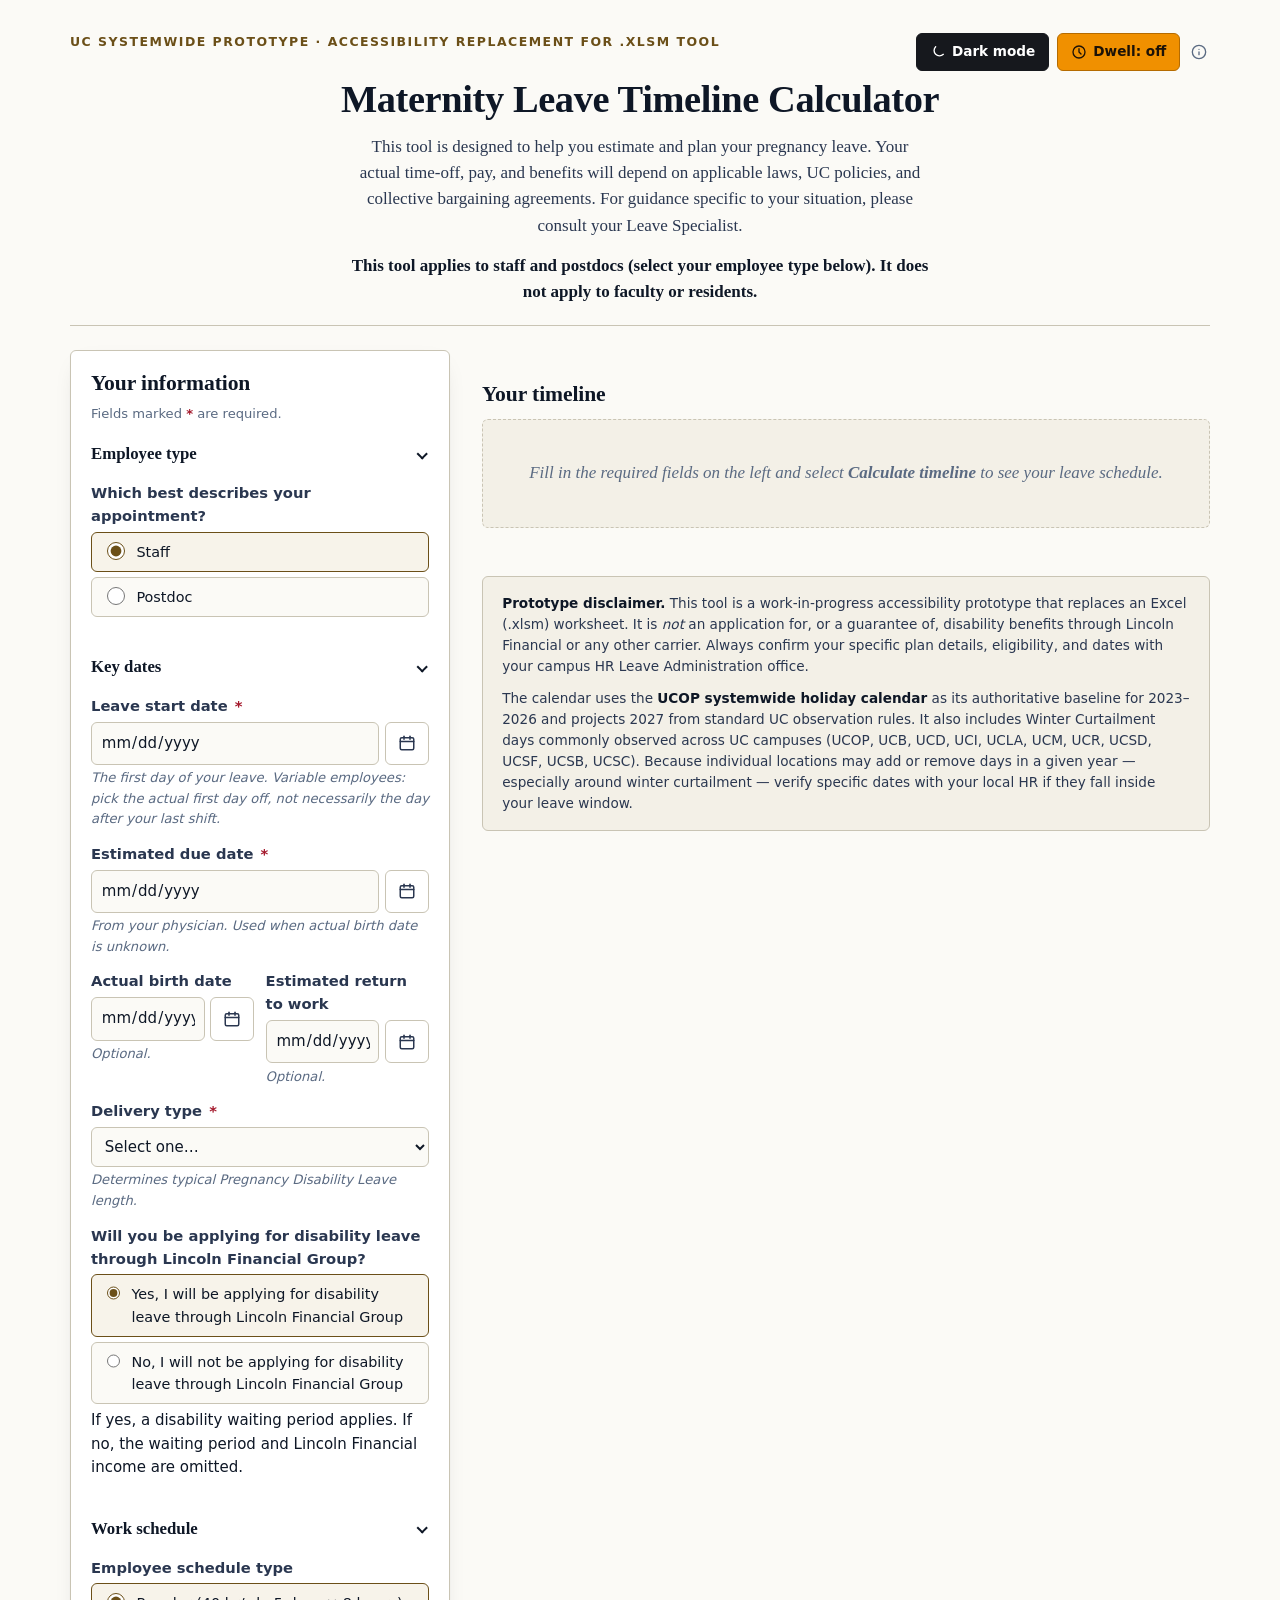
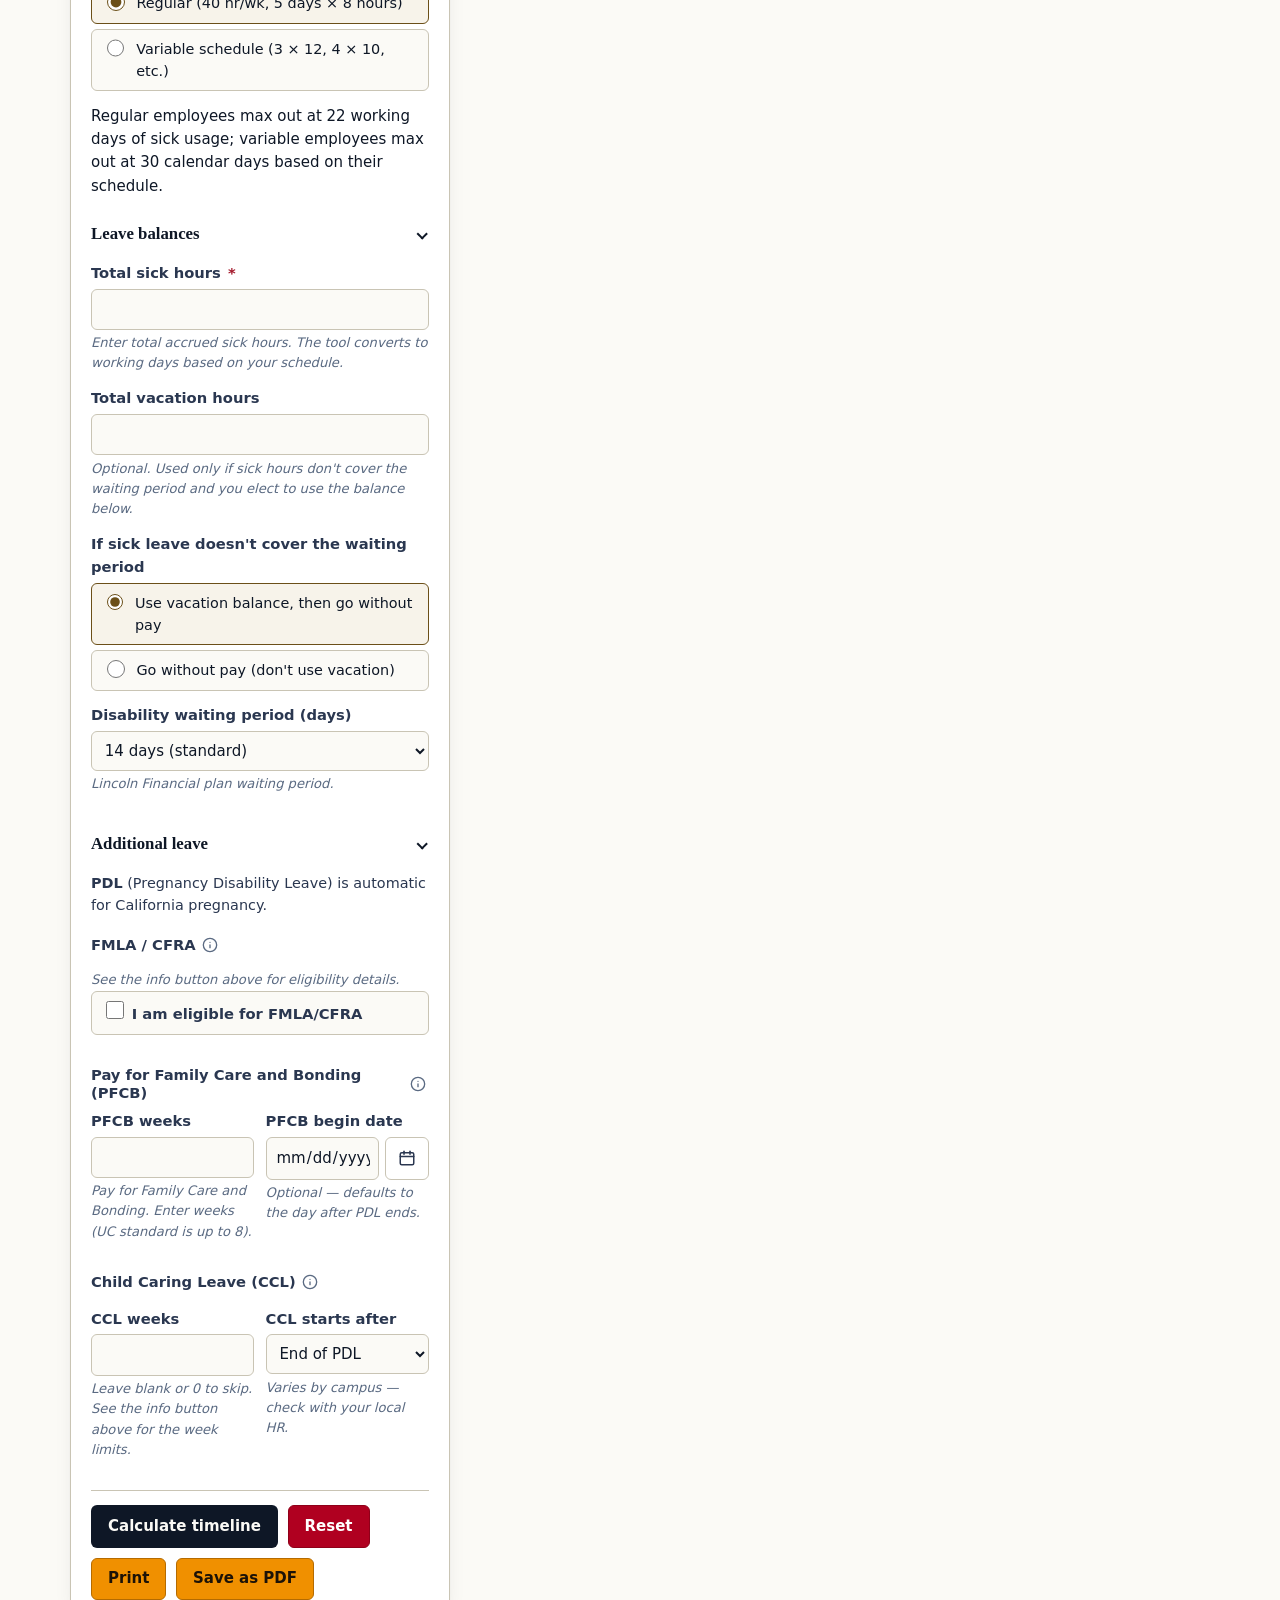
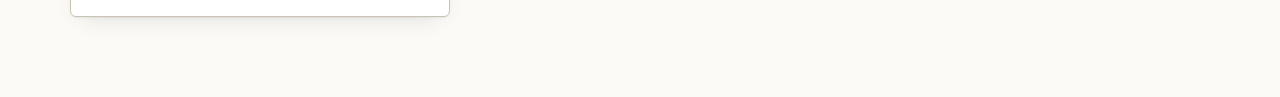
<file: index.html>
<!DOCTYPE html>
<html lang="en">
<head>
<meta charset="UTF-8">
<meta name="viewport" content="width=device-width, initial-scale=1">
<meta name="description" content="Accessible maternity leave timeline calculator. Computes Pregnancy Disability Leave (PDL), Family Medical Leave (FML), California Family Rights Act (CFRA), waiting period, sick, vacation, and Lincoln Financial disability dates from simple inputs.">

<!-- Security headers (meta-tag equivalents where available).
     CSP deliberately denies everything by default and only allows same-origin
     scripts, styles, images, and fonts. No inline scripts, no inline styles,
     no external resources, no network requests, no embedding via iframe. -->
<meta http-equiv="Content-Security-Policy" content="default-src 'none'; script-src 'self'; style-src 'self'; img-src 'self' data:; font-src 'self'; connect-src 'none'; base-uri 'none'; form-action 'none'; object-src 'none'; frame-ancestors 'none'; upgrade-insecure-requests">
<meta name="referrer" content="strict-origin-when-cross-origin">
<meta http-equiv="X-Content-Type-Options" content="nosniff">

<title>Maternity Leave Timeline Calculator — Accessible Prototype</title>
<script src="theme-loader.js"></script>
<link rel="stylesheet" href="styles.css">
</head>
<body>

<a href="#main" class="skip">Skip to main content</a>

<div class="page">

<header class="masthead">
  <div class="masthead-top">
    <p class="eyebrow">UC Systemwide Prototype · Accessibility Replacement for .xlsm Tool</p>
    <div class="masthead-controls">
      <button type="button" id="themeToggle" class="theme-toggle"
              aria-label="Switch to dark mode" aria-pressed="false">
        <svg class="icon-moon" viewBox="0 0 24 24" aria-hidden="true">
          <path d="M20 15.5A8 8 0 1 1 8.5 4a7 7 0 0 0 11.5 11.5z"></path>
        </svg>
        <svg class="icon-sun" viewBox="0 0 24 24" aria-hidden="true">
          <circle cx="12" cy="12" r="4"></circle>
          <path d="M12 2v2M12 20v2M4.93 4.93l1.41 1.41M17.66 17.66l1.41 1.41M2 12h2M20 12h2M4.93 19.07l1.41-1.41M17.66 6.34l1.41-1.41"></path>
        </svg>
        <span class="theme-toggle-label">Dark mode</span>
      </button>
      <button type="button" id="dwellToggle" class="theme-toggle"
              aria-pressed="false" aria-describedby="dwellToggle-desc">
        <svg viewBox="0 0 24 24" aria-hidden="true">
          <circle cx="12" cy="12" r="9"></circle>
          <path d="M12 7v5l3 3"></path>
        </svg>
        <span class="dwell-toggle-label">Dwell: off</span>
      </button>
      <button type="button" id="dwellInfoBtn" class="info-btn"
              aria-expanded="false"
              aria-controls="dwellInfoNote"
              aria-label="About dwell clicking">
        <svg viewBox="0 0 24 24" aria-hidden="true">
          <circle cx="12" cy="12" r="10"></circle>
          <line x1="12" y1="16" x2="12" y2="12"></line>
          <line x1="12" y1="8" x2="12.01" y2="8"></line>
        </svg>
      </button>
      <div class="dwell-time-field" id="dwellTimeField" hidden>
        <label for="dwellTime" class="dwell-time-label">Seconds</label>
        <button type="button" id="dwellTimeMinus" class="dwell-stepper dwell-time-btn"
                aria-label="−: decrease dwell time by 1 second">−</button>
        <input type="number" id="dwellTime" inputmode="numeric"
               min="1" max="60" step="1" value="3"
               aria-describedby="dwellTime-desc">
        <button type="button" id="dwellTimePlus" class="dwell-stepper dwell-time-btn"
                aria-label="+: increase dwell time by 1 second">+</button>
      </div>
    </div>
  </div>
  <!-- Descriptions for the dwell controls above (linked by
       aria-describedby, so DOM position is irrelevant). They live
       outside the controls flex row because an absolutely positioned
       .sr-only span takes its static position at the row's right edge,
       which pushed 1px past the viewport on narrow screens. -->
  <span id="dwellToggle-desc" class="sr-only">When on, resting the
    pointer on a button, link, or form control for the dwell time
    activates it without clicking.</span>
  <span id="dwellTime-desc" class="sr-only">Dwell time in seconds
    before a hovered control activates. 1 to 60. Default 3.</span>
  <div id="dwellInfoNote" class="info-note dwell-info-note" role="note"
       aria-live="polite" aria-atomic="true" hidden>
    <p><strong>Dwell clicking:</strong> hold the pointer still on a control
    to activate it; no click needed. Made for mobility accommodations:
    mouse hover, eye-gaze or head-tracking pointers, and switch-driven
    pointer control. Adjustable delay of 1 to 60 seconds; moving away
    cancels. Dropdowns expand into dwellable lists; date and number fields
    gain step buttons that repeat while you rest on them.</p>
    <p>Also suits gaze selection on AR headsets and press-and-hold on
    mobile touch screens.</p>
  </div>
  <h1>Maternity Leave Timeline Calculator</h1>
  <p class="lede">
    This tool is designed to help you estimate and plan your pregnancy leave.
    Your actual time-off, pay, and benefits will depend on applicable laws, UC
    policies, and collective bargaining agreements. For guidance specific to
    your situation, please consult your Leave Specialist.
  </p>
  <p class="staff-note">
    This tool applies to staff and postdocs (select your employee type below).
    It does not apply to faculty or residents.
  </p>
</header>

<main id="main" class="grid">

  <!-- =============== FORM =============== -->
  <aside class="form-panel" aria-labelledby="form-heading">
    <h2 id="form-heading" class="panel-heading">Your information</h2>
    <p class="required-note">
      Fields marked <span aria-hidden="true" class="required-marker">*</span>
      <span class="sr-only">(required)</span> are required.
    </p>

    <!-- Error summary: list of all validation problems. Announced ONCE,
         by moving focus to the container on show (tabindex="-1") — the
         single announcement channel. No role="alert" here and none on
         the inline field messages, so screen readers are not hit with
         the same errors three times; each inline message is instead
         read in context via the field's aria-describedby. Each link
         jumps to and focuses the corresponding field. -->
    <div id="errorSummary" class="error-summary"
         aria-labelledby="errorSummaryHeading" tabindex="-1" hidden>
      <h3 id="errorSummaryHeading" class="error-summary-heading">
        <span class="error-summary-icon" aria-hidden="true">⚠</span>
        There is a problem with your information
      </h3>
      <p id="errorSummaryIntro" class="error-summary-intro">
        Please fix the following before calculating the timeline:
      </p>
      <ul id="errorSummaryList" class="error-summary-list"
          aria-labelledby="errorSummaryIntro"></ul>
    </div>

    <form id="calcForm" novalidate>

      <fieldset>
        <legend>Employee type</legend>
        <fieldset class="radio-group">
          <legend>Which best describes your appointment?</legend>
          <label class="radio">
            <input type="radio" name="employeeType" value="staff" checked>
            <span>Staff</span>
          </label>
          <label class="radio">
            <input type="radio" name="employeeType" value="postdoc">
            <span>Postdoc</span>
          </label>
        </fieldset>
      </fieldset>

      <fieldset>
        <legend>Key dates</legend>

        <div class="field">
          <label for="lastDay">Leave start date <span class="req" aria-hidden="true">*</span></label>
          <input type="date" id="lastDay" name="lastDay" required
                 aria-required="true" aria-describedby="lastDay-hint lastDay-err">
          <span class="hint" id="lastDay-hint">The first day of your leave. Variable employees: pick the actual first day off, not necessarily the day after your last shift. <span class="postdoc-only">Postdocs typically begin leave 2 weeks before the estimated due date.</span></span>
          <span class="err-msg" id="lastDay-err" hidden></span>
        </div>

        <div class="field">
          <label for="dueDate">Estimated due date <span class="req" aria-hidden="true">*</span></label>
          <input type="date" id="dueDate" name="dueDate" required
                 aria-required="true" aria-describedby="dueDate-hint dueDate-err">
          <span class="hint" id="dueDate-hint">From your physician. Used when actual birth date is unknown.</span>
          <span class="err-msg" id="dueDate-err" hidden></span>
        </div>

        <div class="row">
          <div class="field">
            <label for="actualBirth">Actual birth date</label>
            <input type="date" id="actualBirth" name="actualBirth"
                   aria-describedby="actualBirth-hint">
            <span class="hint" id="actualBirth-hint">Optional.</span>
          </div>
          <div class="field">
            <label for="returnDate">Estimated return to work</label>
            <input type="date" id="returnDate" name="returnDate"
                   aria-describedby="returnDate-hint">
            <span class="hint" id="returnDate-hint">Optional.</span>
          </div>
        </div>

        <div class="field">
          <label for="deliveryType">Delivery type <span class="req" aria-hidden="true">*</span></label>
          <select id="deliveryType" name="deliveryType" required
                  aria-required="true" aria-live="polite"
                  aria-describedby="deliveryType-hint deliveryType-err">
            <option value="">Select one…</option>
            <option value="Natural">Natural birth (42-day PDL)</option>
            <option value="C-section">C-section (56-day PDL)</option>
          </select>
          <span class="hint" id="deliveryType-hint">Determines typical Pregnancy Disability Leave length.</span>
          <span class="err-msg" id="deliveryType-err" hidden></span>
        </div>

        <fieldset class="radio-group" aria-describedby="lincDisability-hint">
          <legend><span class="staff-only">Will you be applying for disability leave through Lincoln Financial Group?</span><span class="postdoc-only">Will you be applying for short-term disability (STD) through The Standard?</span></legend>
          <label class="radio">
            <input type="radio" name="lincolnDisability" value="yes" checked>
            <span><span class="staff-only">Yes, I will be applying for disability leave through Lincoln Financial Group</span><span class="postdoc-only">Yes, I will be applying for short-term disability through The Standard</span></span>
          </label>
          <label class="radio">
            <input type="radio" name="lincolnDisability" value="no">
            <span><span class="staff-only">No, I will not be applying for disability leave through Lincoln Financial Group</span><span class="postdoc-only">No, I will not be applying for short-term disability through The Standard</span></span>
          </label>
          <span class="hint" id="lincDisability-hint"><span class="staff-only">If yes, a disability waiting period applies. If no, the waiting period and Lincoln Financial income are omitted.</span><span class="postdoc-only">If yes, a 7-day waiting period applies. If no, the waiting period and STD income are omitted — and sick leave can be used during disability leave since you are not using disability benefits.</span></span>
        </fieldset>
      </fieldset>

      <fieldset>
        <legend>Work schedule</legend>
        <fieldset class="radio-group" aria-describedby="schedule-hint">
          <legend>Employee schedule type</legend>
          <label class="radio">
            <input type="radio" name="scheduleType" value="regular" checked>
            <span>Regular (40 hr/wk, 5 days × 8 hours)</span>
          </label>
          <label class="radio">
            <input type="radio" name="scheduleType" value="variable">
            <span>Variable schedule (3&nbsp;×&nbsp;12, 4&nbsp;×&nbsp;10, etc.)</span>
          </label>
        </fieldset>
        <span class="hint" id="schedule-hint">
          Regular employees max out at 22 working days of sick usage; variable employees max out at 30 calendar days based on their schedule.
        </span>

        <div class="sub-fields" id="variableFields" hidden>
          <div class="row">
            <div class="field">
              <label for="hoursPerDay">Hours per day</label>
              <input type="number" id="hoursPerDay" name="hoursPerDay"
                     min="1" max="24" step="0.5" value="12"
                     aria-describedby="hoursPerDay-err">
              <span class="err-msg" id="hoursPerDay-err" hidden></span>
            </div>
            <div class="field">
              <label for="daysPerWeek">Days per week</label>
              <input type="number" id="daysPerWeek" name="daysPerWeek"
                     min="1" max="7" step="1" value="3"
                     aria-describedby="daysPerWeek-err">
              <span class="err-msg" id="daysPerWeek-err" hidden></span>
            </div>
          </div>
        </div>
      </fieldset>

      <fieldset>
        <legend>Leave balances</legend>

        <div class="field">
          <label for="sickHours">Total sick hours <span class="req" aria-hidden="true">*</span></label>
          <input type="number" id="sickHours" name="sickHours" min="0" step="1" required
                 aria-required="true" aria-describedby="sickHours-hint sickHours-err">
          <span class="hint" id="sickHours-hint">Enter total accrued sick hours. The tool converts to working days based on your schedule. <span class="postdoc-only">Postdocs: sick leave can be used during disability leave only while you are not receiving disability (STD) benefits — the tool applies sick leave before STD income begins.</span></span>
          <span class="err-msg" id="sickHours-err" hidden></span>
        </div>

        <div class="field">
          <label for="vacHours"><span class="staff-only">Total vacation hours</span><span class="postdoc-only">Total VAC/PTO hours</span></label>
          <input type="number" id="vacHours" name="vacHours" min="0" step="1"
                 aria-describedby="vacHours-hint">
          <span class="hint" id="vacHours-hint">Optional. Used only if sick hours don't cover the waiting period <em>and</em> you elect to use the balance below.</span>
        </div>

        <fieldset class="radio-group">
          <legend>If sick leave doesn't cover the waiting period</legend>
          <label class="radio">
            <input type="radio" name="fallbackStrategy" value="vacation" checked>
            <span><span class="staff-only">Use vacation balance, then go without pay</span><span class="postdoc-only">Use VAC/PTO balance, then go without pay</span></span>
          </label>
          <label class="radio">
            <input type="radio" name="fallbackStrategy" value="lns">
            <span><span class="staff-only">Go without pay (don't use vacation)</span><span class="postdoc-only">Go without pay (don't use VAC/PTO)</span></span>
          </label>
        </fieldset>

        <div class="field" id="waitingPeriodField">
          <label for="waitingPeriod">Disability waiting period (days)</label>
          <select id="waitingPeriod" name="waitingPeriod">
            <option value="14" selected>14 days (standard)</option>
          </select>
          <span class="hint"><span class="staff-only">Lincoln Financial plan waiting period.</span><span class="postdoc-only">The Standard STD plan waiting period for postdocs.</span></span>
        </div>
      </fieldset>

      <fieldset>
        <legend>Additional leave</legend>
        <p class="field-note"><strong>PDL</strong> (Pregnancy Disability Leave) is automatic for California pregnancy.</p>
        <div class="field-group-header">
          <span class="field-group-title">FMLA / CFRA</span>
          <button type="button" id="fmlaCfraInfoBtn" class="info-btn"
                  aria-expanded="false"
                  aria-controls="fmlaCfraInfoNote"
                  aria-label="About FMLA/CFRA eligibility">
            <svg viewBox="0 0 24 24" aria-hidden="true">
              <circle cx="12" cy="12" r="10"></circle>
              <line x1="12" y1="16" x2="12" y2="12"></line>
              <line x1="12" y1="8" x2="12.01" y2="8"></line>
            </svg>
          </button>
        </div>
        <div id="fmlaCfraInfoNote" class="info-note" role="note"
             aria-live="polite" aria-atomic="true" hidden>
          <p>The federal <strong>FMLA</strong> (Family and Medical Leave Act) and
          California's <strong>CFRA</strong> (California Family Rights Act)
          each provide up to <strong>12 weeks</strong> of job-protected leave. To
          qualify you must have at least <strong>12 months of service</strong> and
          have worked <strong>1,250 hours</strong> in the prior 12 months.</p>
          <p>Most UC employees who meet the FMLA threshold also meet CFRA. For
          pregnancy and bonding, FMLA generally runs alongside PDL and CFRA, so
          confirm your specific timeline with your campus Leave Specialist.</p>
          <p class="postdoc-only"><strong>Postdocs:</strong> you do <strong>not</strong>
          need to be FMLA/CFRA eligible to receive PPFL. If you are not
          FMLA/CFRA eligible, the leave is a personal leave paid through PPFL —
          no departmental approval is needed. If you are FMLA/CFRA eligible,
          sick leave may not be used for pay during family leave — only PPFL or
          VAC/PTO.</p>
        </div>
        <div class="field">
          <span class="hint" id="elig-hint">See the info button above for eligibility details.</span>
          <label class="check">
            <input type="checkbox" id="eligFMLCFRA" name="eligFMLCFRA"
                   aria-describedby="elig-hint">
            <span>I am eligible for FMLA/CFRA</span>
          </label>
        </div>
        <div class="spacer-s"></div>
        <div class="field-group-header">
          <span class="field-group-title"><span class="staff-only">Pay for Family Care and Bonding (PFCB)</span><span class="postdoc-only">Postdoc Paid Family Leave (PPFL)</span></span>
          <button type="button" id="pfcbInfoBtn" class="info-btn"
                  aria-expanded="false"
                  aria-controls="pfcbInfoNote"
                  aria-label="About PFCB / PPFL eligibility">
            <svg viewBox="0 0 24 24" aria-hidden="true">
              <circle cx="12" cy="12" r="10"></circle>
              <line x1="12" y1="16" x2="12" y2="12"></line>
              <line x1="12" y1="8" x2="12.01" y2="8"></line>
            </svg>
          </button>
        </div>
        <div id="pfcbInfoNote" class="info-note" role="note"
             aria-live="polite" aria-atomic="true" hidden>
          <p class="staff-only">You can use PFCB only when you're on approved Family and Medical
          Leave for taking care of a seriously ill family member, bonding with a
          new child, or certain military-related reasons — and only if you take
          that leave in full-week blocks. You cannot use PFCB for your own
          medical condition or pregnancy disability.</p>
          <p class="postdoc-only">Postdocs are eligible for <strong>8 weeks of
          PPFL</strong> and do <strong>not</strong> need to be FMLA/CFRA
          eligible. If you are not FMLA/CFRA eligible, the leave is a personal
          leave paid through PPFL — no departmental approval is needed. PPFL is
          <strong>per birth</strong> and may be taken any time up until the
          child's first birthday. If you are FMLA/CFRA eligible, sick leave may
          not be used for pay during family leave — only PPFL or VAC/PTO.</p>
        </div>
        <div class="row">
          <div class="field">
            <label for="pfcbWeeks"><span class="staff-only">PFCB weeks</span><span class="postdoc-only">PPFL weeks</span></label>
            <input type="number" id="pfcbWeeks" name="pfcbWeeks" min="0" max="8" step="1"
                   aria-describedby="pfcbWeeks-hint pfcbWeeks-err">
            <span class="hint" id="pfcbWeeks-hint"><span class="staff-only">Pay for Family Care and Bonding. Enter weeks (UC standard is up to 8).</span><span class="postdoc-only">Postdoc Paid Family Leave. Enter weeks (up to 8 per birth).</span></span>
            <span class="err-msg" id="pfcbWeeks-err" hidden></span>
          </div>
          <div class="field">
            <label for="pfcbStart"><span class="staff-only">PFCB begin date</span><span class="postdoc-only">PPFL begin date</span></label>
            <input type="date" id="pfcbStart" name="pfcbStart"
                   aria-describedby="pfcbStart-hint">
            <span class="hint" id="pfcbStart-hint">Optional — defaults to the day after PDL ends.</span>
          </div>
        </div>

        <div id="cclSection" class="staff-only">
        <div class="field-group-header">
          <span class="field-group-title">Child Caring Leave (CCL)</span>
          <button type="button" id="cclInfoBtn" class="info-btn"
                  aria-expanded="false"
                  aria-controls="cclInfoNote"
                  aria-label="About CCL eligibility">
            <svg viewBox="0 0 24 24" aria-hidden="true">
              <circle cx="12" cy="12" r="10"></circle>
              <line x1="12" y1="16" x2="12" y2="12"></line>
              <line x1="12" y1="8" x2="12.01" y2="8"></line>
            </svg>
          </button>
        </div>
        <div id="cclInfoNote" class="info-note" role="note"
             aria-live="polite" aria-atomic="true" hidden>
          <p><strong>Not everyone is eligible for CCL.</strong> Eligibility depends
          on your employment classification and, for represented employees, the
          terms of your union contract. Please check with your Union contract or
          your campus Leave Specialist for more details.</p>
          <p><strong>How long?</strong> Up to <strong>14 weeks</strong> after
          FMLA/CFRA ends, or up to <strong>26 weeks</strong> if you are not
          eligible for FMLA/CFRA.</p>
        </div>

        <div class="row">
          <div class="field">
            <label for="cclWeeks">CCL weeks</label>
            <input type="number" id="cclWeeks" name="cclWeeks" min="0" max="26" step="1"
                   aria-describedby="cclWeeks-hint cclWeeks-err">
            <span class="hint" id="cclWeeks-hint">Leave blank or 0 to skip. See the info button above for the week limits.</span>
            <span class="err-msg" id="cclWeeks-err" hidden></span>
          </div>
          <div class="field">
            <label for="cclAnchor">CCL starts after</label>
            <select id="cclAnchor" name="cclAnchor" aria-live="polite"
                    aria-describedby="cclAnchor-hint">
              <option value="pdl">End of PDL</option>
              <option value="fml">End of FML</option>
              <option value="cfra">End of CFRA</option>
            </select>
            <span class="hint" id="cclAnchor-hint">Varies by campus — check with your local HR.</span>
          </div>
        </div>
        </div><!-- /#cclSection -->
      </fieldset>

      <div class="btn-row">
        <button type="submit" class="btn-primary">Calculate timeline</button>
        <button type="button" id="resetBtn" class="btn-secondary">Reset</button>
        <button type="button" id="printBtn" class="btn-secondary">Print</button>
        <button type="button" id="pdfBtn" class="btn-secondary">Save as PDF</button>
      </div>
    </form>
  </aside>

  <!-- =============== RESULTS =============== -->
  <section class="results" aria-labelledby="results-heading">
    <h2 id="results-heading">Your timeline</h2>

    <div id="statusLive" class="sr-only" aria-live="polite" aria-atomic="true"></div>

    <div id="resultsEmpty" class="empty">
      Fill in the required fields on the left and select <strong>Calculate timeline</strong>
      to see your leave schedule.
    </div>

    <div id="resultsContent" hidden>
      <div class="callout" id="summaryCallout"></div>

      <details class="accordion" id="timelineAccordion" open>
        <summary>
          <h3 id="events-heading">Leave events</h3>
          <span class="accordion-toggle-label" aria-hidden="true">Show / hide</span>
        </summary>
        <div class="accordion-body">
          <ul class="timeline" id="timelineList" aria-labelledby="events-heading"></ul>
        </div>
      </details>

      <details class="accordion" id="calendarAccordion">
        <summary>
          <h3 id="cal-heading">Monthly calendar view</h3>
          <span class="accordion-toggle-label" aria-hidden="true">Show / hide</span>
        </summary>
        <div class="accordion-body">
          <div class="legend" aria-label="Calendar legend">
            <span><span class="sw sw-pdl"></span>PDL</span>
            <span><span class="sw sw-fml"></span>FML</span>
            <span><span class="sw sw-cfra"></span>CFRA</span>
            <span><span class="sw sw-linc"></span><span class="staff-only">Lincoln Financial</span><span class="postdoc-only">The Standard (STD)</span></span>
            <span><span class="sw sw-wait"></span>Waiting period</span>
            <span><span class="sw sw-pfcb"></span><span class="staff-only">PFCB</span><span class="postdoc-only">PPFL</span></span>
            <span class="staff-only"><span class="sw sw-ccl"></span>CCL</span>
            <span><span class="sw sw-sick sw-bordered"></span>Sick day</span>
            <span><span class="sw sw-vac sw-bordered"></span><span class="staff-only">Vacation day</span><span class="postdoc-only">VAC/PTO day</span></span>
            <span><span class="sw sw-lns sw-bordered"></span>Leave, no salary</span>
            <span><span class="sw sw-holiday sw-bordered"></span>★ Holiday</span>
          </div>
          <div class="cal-cols" role="group" aria-label="Calendar column layout">
            <span class="cal-cols-label" id="calColsLabel">Columns:</span>
            <button type="button" class="cal-cols-btn" id="calCols1" aria-pressed="false">1 column</button>
            <button type="button" class="cal-cols-btn" id="calCols2" aria-pressed="true">2 columns</button>
          </div>
          <div class="cal-wrap cols-2" id="calendars" aria-labelledby="cal-heading"></div>
        </div>
      </details>
    </div>

    <aside class="disclaimer" role="note">
      <p><strong>Prototype disclaimer.</strong> This tool is a work-in-progress
      accessibility prototype that replaces an Excel (.xlsm) worksheet. It is
      <em>not</em> an application for, or a guarantee of, disability benefits through
      Lincoln Financial or any other carrier. Always confirm your specific plan
      details, eligibility, and dates with your campus HR Leave Administration office.</p>
      <p class="mb-0">The calendar uses the
      <strong>UCOP systemwide holiday calendar</strong> as its authoritative
      baseline for 2023–2026 and projects 2027 from standard UC observation
      rules. It also includes Winter Curtailment days commonly observed across
      UC campuses (UCOP, UCB, UCD, UCI, UCLA, UCM, UCR, UCSD, UCSF, UCSB, UCSC).
      Because individual locations may add or remove days in a given year —
      especially around winter curtailment — verify specific dates with your
      local HR if they fall inside your leave window.</p>
    </aside>
  </section>

</main>

</div><!-- /.page -->
<script src="app.js" defer></script>
</body>
</html>
</file>
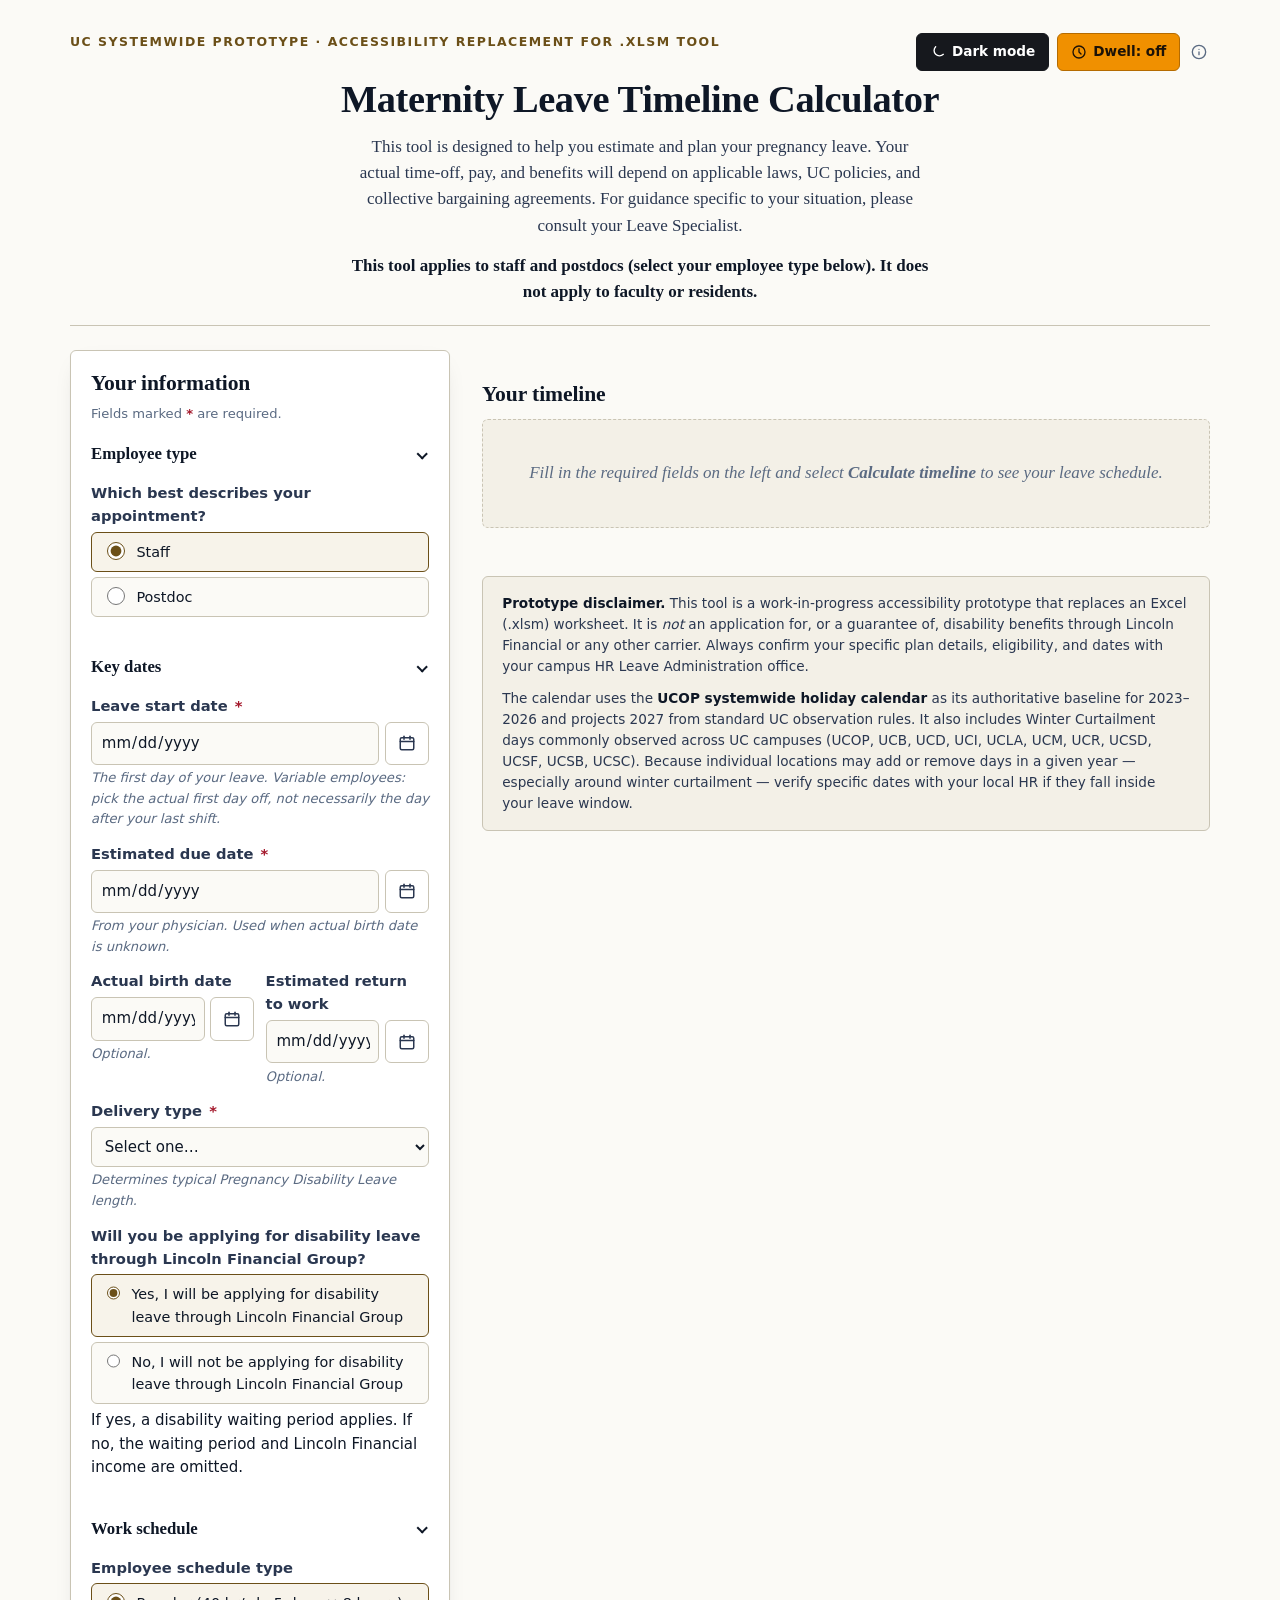
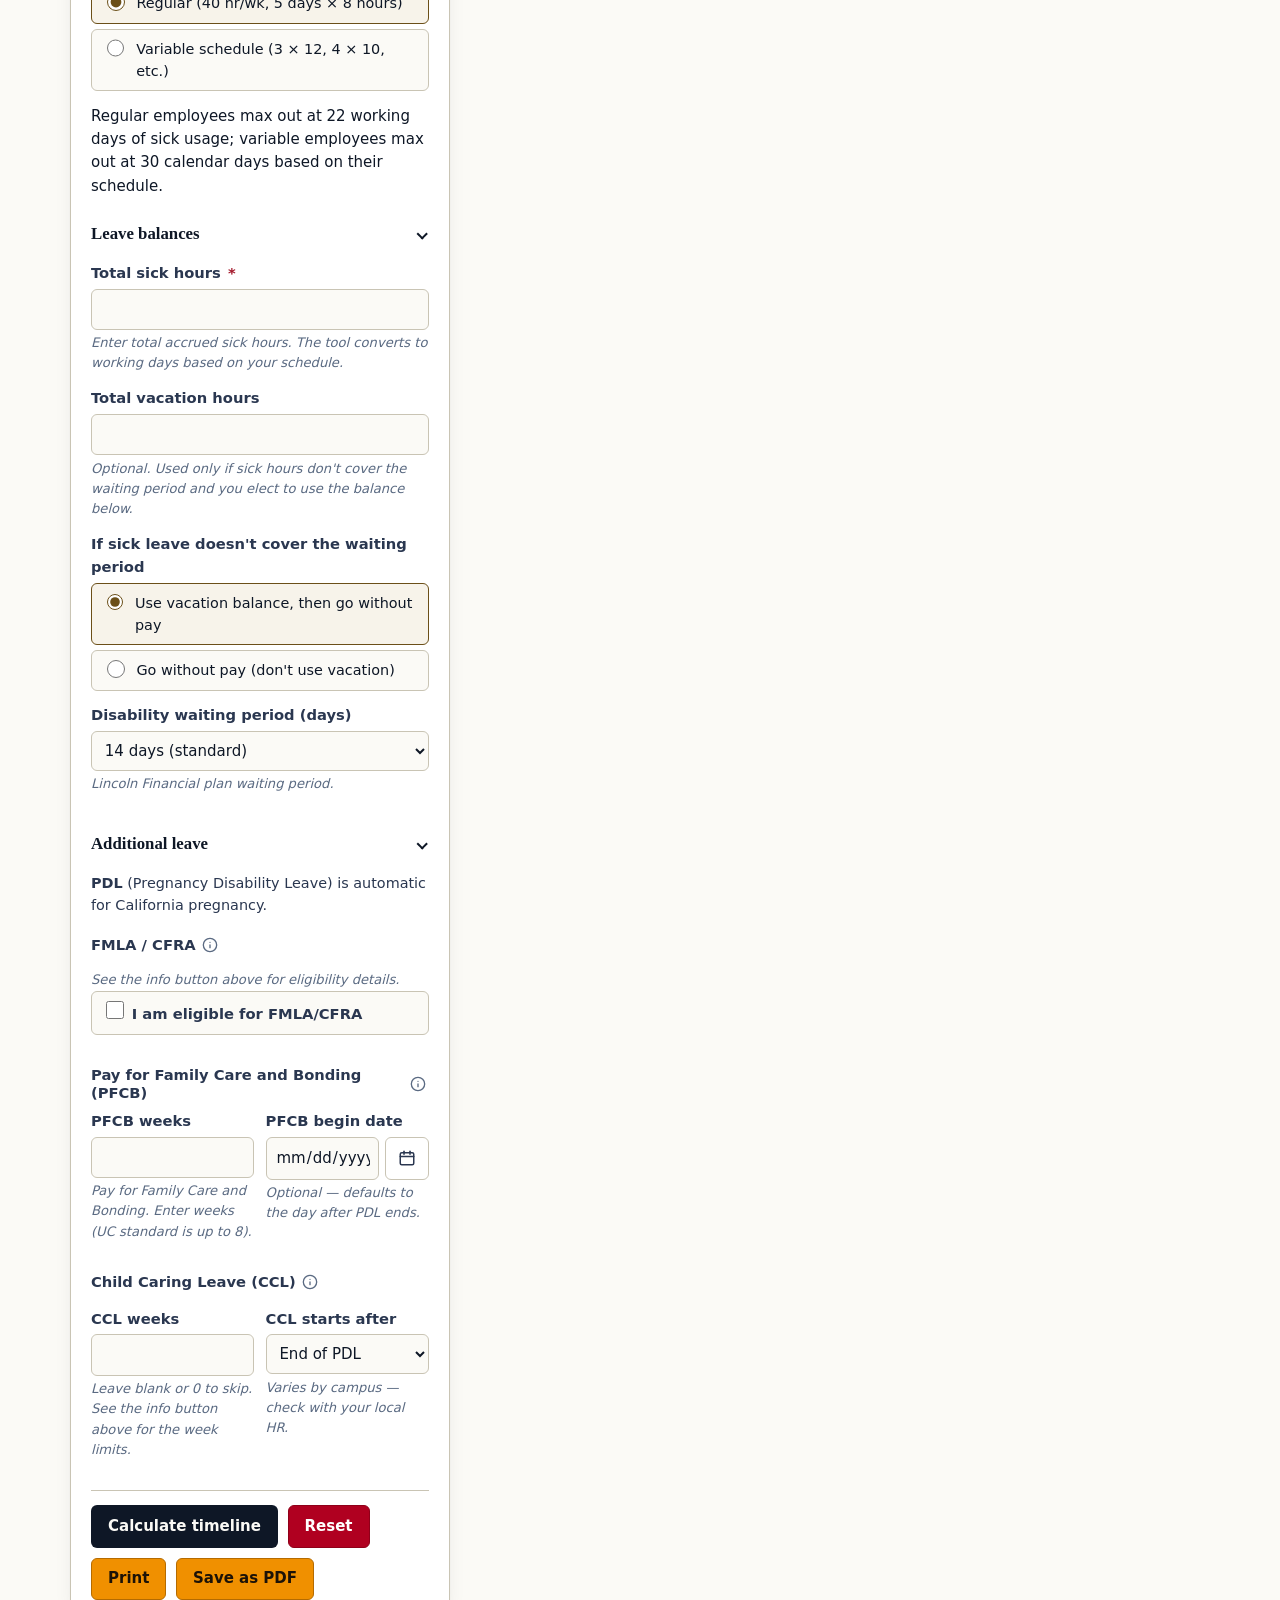
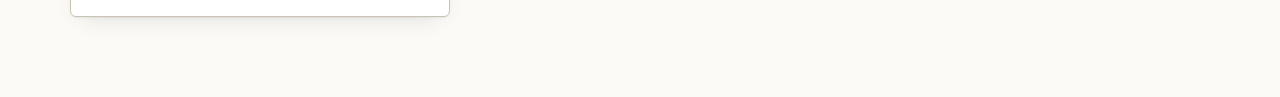
<file: leave_calculator.html>
<!DOCTYPE html>
<html lang="en">
<head>
<meta charset="UTF-8">
<meta name="viewport" content="width=device-width, initial-scale=1">
<meta name="description" content="Accessible maternity leave timeline calculator. Computes Pregnancy Disability Leave (PDL), Family Medical Leave (FML), California Family Rights Act (CFRA), waiting period, sick, vacation, and Lincoln Financial disability dates from simple inputs.">

<!-- Security headers (meta-tag equivalents where available).
     CSP deliberately denies everything by default and only allows same-origin
     scripts, styles, images, and fonts. No inline scripts, no inline styles,
     no external resources, no network requests, no embedding via iframe. -->
<meta http-equiv="Content-Security-Policy" content="default-src 'none'; script-src 'sha256-dBiDhFvSZLfX8gm+h9zObjOb1H3OoktCsG7iXXxxjX4=' 'sha256-zREGo+7Nv+ZNRVdwCzUvuR1MwkV7gx4na8mYoYU1mII='; style-src 'sha256-pbpUPnVv+IL1CG1IHVDXYsLBY4qxQM15lswOfPZbJiE='; img-src 'self' data:; font-src 'self'; connect-src 'none'; base-uri 'none'; form-action 'none'; object-src 'none'; frame-ancestors 'none'; upgrade-insecure-requests">
<meta name="referrer" content="strict-origin-when-cross-origin">
<meta http-equiv="X-Content-Type-Options" content="nosniff">

<title>Maternity Leave Timeline Calculator — Accessible Prototype</title>
<script>/* Synchronous theme loader. Must be a blocking script in <head> before
   styles.css loads so that the data-theme attribute is in place before
   the first paint. Kept minimal and defensive. */
(function () {
  'use strict';
  var stored = null;
  try { stored = localStorage.getItem('uc-leave-calc-theme'); } catch (e) { /* ignore */ }
  var resolved = (stored === 'light' || stored === 'dark')
    ? stored
    : (window.matchMedia && window.matchMedia('(prefers-color-scheme: dark)').matches ? 'dark' : 'light');
  document.documentElement.setAttribute('data-theme', resolved);
})();</script>
<style>/* ---------- utility classes (replacing former inline styles) ---------- */
  .mt-0 { margin-top: 0; }
  .mb-0 { margin-bottom: 0; }
  .spacer-s { height: .6rem; }
  .panel-heading { margin-top: 0; }
  .required-note {
    font-size: .82rem;
    color: var(--ink-mute);
    margin-top: -.3rem;
  }
  .required-marker {
    color: var(--err);
    font-weight: 700;
  }

  /* legend swatch backgrounds — one class per category, no inline styles */
  .sw-pdl      { background: var(--c-pdl); }
  .sw-fml      { background: var(--c-fml); }
  .sw-cfra     { background: var(--c-cfra); }
  .sw-linc     { background: var(--c-linc); }
  .sw-wait     { background: var(--c-wait); }
  .sw-pfcb     { background: var(--c-pfcb); }
  .sw-ccl      { background: var(--c-ccl); }
  .sw-sick     { background: var(--sick-tint); }
  .sw-vac      { background: var(--vac-tint); }
  .sw-lns      { background: var(--lns-tint); }
  .sw-holiday  { background: var(--holiday-bg); }
  .sw-bordered { border: 1px solid var(--rule); }

  /* ---------- color-blind glyphs ----------
     Each leave category carries a distinct shape so it can be told apart
     without relying on color alone (WCAG 1.4.1 Use of Color). The shape is
     surfaced in the legend swatch, timeline label, calendar cells, and chips. */
  .sw-pdl,  .chip.pdl,  .timeline > li.cat-pdl           { --cb-glyph: "\25C6"; --cb-color: var(--c-pdl); } /* diamond */
  .sw-fml,  .chip.fml,  .timeline > li.cat-fml           { --cb-glyph: "\25A0"; --cb-color: var(--c-fml); } /* square */
  .sw-cfra, .chip.cfra, .timeline > li.cat-cfra          { --cb-glyph: "\25CF"; --cb-color: var(--c-cfra); } /* circle */
  .sw-linc, .chip.linc, .timeline > li.cat-linc          { --cb-glyph: "\25B2"; --cb-color: var(--c-linc); } /* triangle up */
  .sw-wait, .chip.wait, .timeline > li.cat-wait          { --cb-glyph: "\25BC"; --cb-color: var(--c-wait); } /* triangle down */
  .sw-pfcb, .chip.pfcb, .timeline > li.cat-pfcb          { --cb-glyph: "\2665"; --cb-color: var(--c-pfcb); } /* heart */
  .sw-ccl,  .chip.ccl,  .timeline > li.cat-ccl           { --cb-glyph: "\271A"; --cb-color: var(--c-ccl); } /* plus */
  .chip.milestone, .timeline > li.cat-milestone          { --cb-glyph: "\2726"; --cb-color: var(--c-milestone); } /* sparkle */
  .sw-sick, .timeline > li.cat-sick, .cal td.day.c-sick  { --cb-glyph: "\2716"; --cb-color: var(--c-sick); } /* heavy x */
  .sw-vac,  .timeline > li.cat-vac,  .cal td.day.c-vac   { --cb-glyph: "\2600"; --cb-color: var(--c-vac); } /* sun */
  .sw-lns,  .cal td.day.c-lns                            { --cb-glyph: "\2205"; } /* empty set */
  .sw-holiday                                            { --cb-glyph: "\2605"; } /* star */

/* ---------- design tokens ---------- */
  :root {
    color-scheme: light;

    --ink:           #0e1726;
    --ink-soft:      #2a3750;
    --ink-mute:      #5a6a82;
    --paper:         #fbfaf6;
    --paper-2:       #f3f0e7;
    --rule:          #c9c4b4;
    --accent:        #8a6a2d;   /* warm ochre */
    --accent-dark:   #6b4f18;
    --focus:         #1763c9;
    --ok:            #2e6f3a;
    --warn:          #a04b12;
    --err:           #a4182b;

    /* event colors — chosen for ≥ 4.5:1 on paper */
    --c-pdl:     #6c3a8e;
    --c-fml:     #155d8e;
    --c-cfra:    #0d6e63;
    --c-linc:    #8b5e0f;
    --c-wait:    #8a1b4e;
    --c-sick:    #b24a00;
    --c-vac:     #2a7a3a;
    --c-pfcb:    #7a1c1c;
    --c-ccl:     #4a5025;   /* deep olive — distinct from vac green */
    --c-milestone:#0e1726;
    --c-holiday: #5a6a82;
    --chip-text: #fff;

    /* surface + tint tokens (used by both themes) */
    --surface-1:     #ffffff;   /* form panel, calendar, input focus */
    --surface-2:     #f7f3ea;   /* hover states */
    --surface-err-bg:#fef4f4;   /* invalid input tint */
    --weekend-bg:    #faf8f2;   /* calendar weekend */
    --holiday-bg:    #efe8d4;   /* calendar holiday */
    --sick-tint:     #fdf0e4;   /* cal day with sick leave */
    --vac-tint:      #e9f3eb;   /* cal day with vacation */
    --lns-tint:      #f3eef7;   /* cal day with leave no salary */

    --shadow: 0 1px 2px rgba(14,23,38,.06), 0 8px 24px -12px rgba(14,23,38,.18);
    --radius: 6px;
  }

  /* ---------- dark theme ---------- */
  :root[data-theme="dark"] {
    color-scheme: dark;

    --ink:           #e8e3d5;
    --ink-soft:      #b6ae9d;
    /* WCAG 1.4.3: must stay ≥4.5:1 against every dark surface it sits on
       (worst case --surface-2 #2a2b33). #a29a89 measures ≥5.3:1 everywhere
       while staying visually muted below --ink-soft. */
    --ink-mute:      #a29a89;
    --paper:         #141519;
    --paper-2:       #1c1d22;
    --rule:          #383842;
    --accent:        #d4a554;
    --accent-dark:   #e8b965;
    --focus:         #7aaee8;
    --ok:            #6fbf7f;
    --warn:          #e89a5a;
    --err:           #ef7a82;

    /* brighter event colors for legibility on dark background
       paired with --chip-text: dark, they stay ≥ 4.5:1 on chips */
    --c-pdl:     #c796e0;
    --c-fml:     #7abae8;
    --c-cfra:    #6ed3bf;
    --c-linc:    #f0bf6b;
    --c-wait:    #eb8fb2;
    --c-sick:    #fab170;
    --c-vac:     #96daa3;
    --c-pfcb:    #eb9090;
    --c-ccl:     #c8d28c;   /* warm olive for dark mode */
    --c-milestone:#e8e3d5;
    --c-holiday: #b6ae9d;
    --chip-text: #141519;    /* dark text on bright chips */

    --surface-1:     #1f2027;
    --surface-2:     #2a2b33;
    --surface-err-bg:#3a1d22;
    --weekend-bg:    #17181d;
    --holiday-bg:    #2d2920;
    --sick-tint:     #3a2a1e;
    --vac-tint:      #1e2e24;
    --lns-tint:      #2a2132;

    --shadow: 0 1px 2px rgba(0,0,0,.3), 0 8px 24px -8px rgba(0,0,0,.5);
  }

  /* ---------- reset / base ---------- */
  *, *::before, *::after { box-sizing: border-box; }
  /* The hidden attribute must always win. Component rules that set an
     explicit display (.field is block, .dwell-time-field is flex, and
     so on) otherwise beat the user agent's [hidden] { display: none },
     leaving "hidden" elements on screen and in the accessibility tree
     — which silently broke the disability waiting-period field and the
     dwell seconds control. */
  [hidden] { display: none !important; }
  html { -webkit-text-size-adjust: 100%; }
  body {
    margin: 0;
    font-family: "Iowan Old Style", "Palatino Linotype", Palatino, Georgia, "Times New Roman", serif;
    font-size: 17px;
    line-height: 1.55;
    color: var(--ink);
    background: var(--paper);
    -webkit-font-smoothing: antialiased;
  }
  h1, h2, h3, h4 { font-family: "Iowan Old Style", "Palatino Linotype", Palatino, Georgia, serif; line-height: 1.2; color: var(--ink); }
  h1 { font-size: clamp(1.6rem, 2.2vw + 1rem, 2.4rem); margin: 0 0 .3em; letter-spacing: -0.01em; }
  h2 { font-size: 1.35rem; margin: 2rem 0 .7rem; letter-spacing: -0.005em; }
  h3 { font-size: 1.08rem; margin: 1.25rem 0 .5rem; }
  p { margin: 0 0 .8em; }

  a { color: var(--focus); text-decoration: underline; text-underline-offset: 2px; }
  a:hover { text-decoration-thickness: 2px; }

  /* visible, high-contrast focus ring for every interactive element */
  :focus-visible {
    outline: 3px solid var(--focus);
    outline-offset: 2px;
    border-radius: 3px;
  }

  /* skip link */
  .skip {
    position: absolute; left: -9999px; top: 8px;
    background: var(--ink); color: var(--paper);
    padding: 10px 14px; border-radius: var(--radius);
    font-family: system-ui, sans-serif; font-weight: 600;
    z-index: 999;
  }
  .skip:focus { left: 8px; }

  /* ---------- layout ---------- */
  .page {
    max-width: 1180px;
    margin: 0 auto;
    padding: 2rem 1.25rem 5rem;
  }
  header.masthead {
    border-bottom: 1px solid var(--rule);
    padding-bottom: 1.25rem;
    margin-bottom: 1.5rem;
    text-align: center;
  }
  .masthead-top {
    display: flex;
    justify-content: space-between;
    align-items: flex-start;
    gap: 1rem;
    margin-bottom: .25rem;
  }
  .masthead .eyebrow {
    font-family: ui-sans-serif, system-ui, -apple-system, "Segoe UI", Roboto, sans-serif;
    font-size: .78rem; font-weight: 600; letter-spacing: .12em; text-transform: uppercase;
    color: var(--accent-dark); margin: 0;
  }
  .masthead .lede { color: var(--ink-soft); max-width: 68ch; margin-left: auto; margin-right: auto; }
  /* ------------------------------------------------------------
     Employee-type mode switching (Staff vs Postdoc)
     The body carries .mode-postdoc when the Postdoc radio is
     selected. Elements marked .postdoc-only appear only in that
     mode; .staff-only elements disappear. display:none removes
     the hidden variant from the accessibility tree, so screen
     readers only ever encounter the active wording. Hiding is
     gated on the body class in both directions (instead of a
     bare .postdoc-only rule plus an un-hide override) so the
     visible variant keeps whatever display value its other
     styles give it — e.g. inline-flex legend entries. */
  body:not(.mode-postdoc) .postdoc-only { display: none; }
  body.mode-postdoc .staff-only { display: none; }

  .masthead .staff-note {
    max-width: 68ch;
    margin: .6rem auto 0;
    font-weight: 600;
    color: var(--ink);
  }

  /* theme toggle button */
  .theme-toggle {
    display: inline-flex;
    align-items: center;
    gap: .4rem;
    padding: .45rem .8rem;
    font-family: ui-sans-serif, system-ui, -apple-system, "Segoe UI", Roboto, sans-serif;
    font-size: .85rem; font-weight: 600;
    background: var(--surface-1);
    border: 1px solid var(--rule);
    color: var(--ink-soft);
    border-radius: var(--radius);
    cursor: pointer;
    min-height: 36px;
    white-space: nowrap;
    transition: background-color .15s ease, color .15s ease, border-color .15s ease;
  }
  .theme-toggle:hover {
    background: var(--surface-2);
    color: var(--ink);
    border-color: var(--ink-mute);
  }
  .theme-toggle svg {
    width: 16px; height: 16px;
    flex: 0 0 16px;
    stroke: currentColor;
    fill: none;
    stroke-width: 2;
    stroke-linecap: round;
    stroke-linejoin: round;
  }
  /* show only the target-state icon */
  .theme-toggle .icon-sun  { display: none; }
  .theme-toggle .icon-moon { display: inline; }
  :root[data-theme="dark"] .theme-toggle .icon-sun  { display: inline; }
  :root[data-theme="dark"] .theme-toggle .icon-moon { display: none; }

  /* ------------------------------------------------------------
     Dwell clicking (hover-to-activate)
     The masthead hosts a Dwell toggle next to the theme toggle,
     plus a seconds field shown only while dwell is on. While a
     control is "arming" (pointer resting on it), it gets a dashed
     outline immediately plus a progress bar that fills over the
     configured dwell time — feedback that does not rely on color
     alone (WCAG 1.4.1) and shows how long remains before the
     activation fires. The bar is drawn with ::after, which never
     renders on replaced elements (inputs/selects); those still get
     the outline, so every target has visible arming feedback. */
  .masthead-controls {
    display: inline-flex;
    align-items: center;
    justify-content: flex-end;
    gap: .5rem;
    flex-wrap: wrap;
  }
  #dwellToggle[aria-pressed="true"] {
    border-color: var(--focus);
    color: var(--btn-orange-text, var(--ink));
    box-shadow: inset 0 0 0 1px var(--focus);
  }
  .dwell-time-field {
    display: inline-flex;
    align-items: center;
    gap: .35rem;
    font-family: ui-sans-serif, system-ui, -apple-system, "Segoe UI", Roboto, sans-serif;
    font-size: .8rem;
    font-weight: 600;
    color: var(--ink-soft);
  }
  .dwell-time-field input {
    width: 4.5rem;
    min-height: 36px;
    padding: .3rem .45rem;
    border: 1px solid var(--rule);
    border-radius: var(--radius);
    background: var(--surface-1);
    color: var(--ink);
    font: inherit;
  }
  .dwell-time-btn { min-width: 40px; }
  .dwell-arming {
    outline: 3px dashed var(--focus);
    outline-offset: 2px;
    position: relative;
  }
  .dwell-arming::after {
    content: "";
    position: absolute;
    left: 0;
    bottom: 0;
    height: 4px;
    width: 0;
    background: var(--focus);
    pointer-events: none;
    animation: dwell-fill var(--dwell-ms, 3000ms) linear forwards;
  }
  @keyframes dwell-fill { to { width: 100%; } }
  /* A dwell-expanded select renders as an inline listbox (size > 1) so
     its options become hoverable dwell targets. Options cannot draw the
     ::after progress bar, so an arming option is marked with the focus
     color as an inverted highlight instead. */
  select.dwell-open { height: auto; }
  select.dwell-open option { padding: .4rem .5rem; }
  option.dwell-arming {
    background: var(--focus);
    color: var(--paper);
    font-weight: 600;
  }
  /* Stepper rows for date/number inputs — native pickers and spin
     arrows are unreachable by synthetic events, so dwell mode adds its
     own large-target step buttons under each field. Hidden entirely
     (and out of the accessibility tree) unless dwell is on. */
  .dwell-steppers { display: none; }
  body.dwell-on .dwell-steppers {
    display: flex;
    flex-wrap: wrap;
    gap: .35rem;
    margin-top: .35rem;
  }
  .dwell-stepper {
    min-height: 40px;
    min-width: 48px;
    padding: .3rem .55rem;
    font-family: ui-sans-serif, system-ui, -apple-system, "Segoe UI", Roboto, sans-serif;
    font-size: .85rem;
    font-weight: 700;
    background: var(--surface-1);
    color: var(--ink);
    border: 1px solid var(--rule);
    border-radius: var(--radius);
    cursor: pointer;
  }
  .dwell-stepper:hover {
    background: var(--surface-2);
    border-color: var(--ink-mute);
  }
  /* Dwell explainer note in the centered masthead: keep the running
     text readable (left-aligned, measure-capped) and visually tied to
     the controls row above it. */
  .masthead .dwell-info-note {
    text-align: left;
    max-width: 68ch;
    margin: .5rem auto .25rem;
  }
  .masthead .dwell-info-note p + p { margin-top: .5rem; }

  /* ------------------------------------------------------------
     Button color accents
     Reset is red; Print, Save as PDF, the Dwell toggle, and every
     dwell stepper (field steppers and the seconds − / + pair) are
     orange; the theme toggle is black with white text/icons in the
     day theme and orange in the night theme. All text/background
     pairs measure ≥ 6:1 (white on #b00020 = 7.3, #1c1207 on
     #f09000 = 7.6, white on #16181d = 17.8; hovers ≥ 6:1). Icons
     use stroke: currentColor, so they follow the text color. */
  :root {
    --btn-red: #b00020;
    --btn-red-hover: #8f0019;
    --btn-red-text: #ffffff;
    --btn-orange: #f09000;
    --btn-orange-hover: #d67f00;
    --btn-orange-border: #b56b00;
    --btn-orange-text: #1c1207;
  }
  #resetBtn {
    background: var(--btn-red);
    border-color: var(--btn-red-hover);
    color: var(--btn-red-text);
  }
  #resetBtn:hover {
    background: var(--btn-red-hover);
    border-color: var(--btn-red-hover);
    color: var(--btn-red-text);
  }
  #printBtn, #pdfBtn, #dwellToggle, .dwell-stepper {
    background: var(--btn-orange);
    border-color: var(--btn-orange-border);
    color: var(--btn-orange-text);
  }
  #printBtn:hover, #pdfBtn:hover, #dwellToggle:hover, .dwell-stepper:hover {
    background: var(--btn-orange-hover);
    border-color: var(--btn-orange-border);
    color: var(--btn-orange-text);
  }
  /* The theme toggle's colors ride on custom properties (overridden
     by the dark-theme token block) rather than a [data-theme]
     descendant selector, matching how every other color in the app
     updates the moment the theme flips. */
  :root {
    --theme-btn-bg: #16181d;
    --theme-btn-bg-hover: #2f333b;
    --theme-btn-border: #16181d;
    --theme-btn-text: #ffffff;
  }
  :root[data-theme="dark"] {
    --theme-btn-bg: var(--btn-orange);
    --theme-btn-bg-hover: var(--btn-orange-hover);
    --theme-btn-border: var(--btn-orange-border);
    --theme-btn-text: var(--btn-orange-text);
  }
  #themeToggle {
    background: var(--theme-btn-bg);
    border-color: var(--theme-btn-border);
    color: var(--theme-btn-text);
  }
  #themeToggle:hover {
    background: var(--theme-btn-bg-hover);
    border-color: var(--theme-btn-border);
    color: var(--theme-btn-text);
  }

  /* smooth body-level theme transition (but only after initial paint) */
  body.theme-transitions,
  body.theme-transitions * {
    transition: background-color .2s ease, color .2s ease, border-color .2s ease;
  }
  @media (prefers-reduced-motion: reduce) {
    body.theme-transitions,
    body.theme-transitions * { transition: none; }
  }

  .grid {
    display: grid;
    grid-template-columns: minmax(280px, 380px) 1fr;
    gap: 2rem;
  }
  @media (max-width: 880px) {
    .grid { grid-template-columns: 1fr; gap: 1.5rem; }
  }

  /* ---------- form panel ---------- */
  .form-panel {
    background: var(--surface-1);
    border: 1px solid var(--rule);
    border-radius: var(--radius);
    padding: 1.25rem 1.25rem 1rem;
    box-shadow: var(--shadow);
    position: sticky; top: 1rem;
    align-self: start;
    font-family: ui-sans-serif, system-ui, -apple-system, "Segoe UI", Roboto, sans-serif;
    font-size: 15px;
  }
  @media (max-width: 880px) { .form-panel { position: static; } }

  fieldset {
    border: 0;
    padding: 0;
    margin: 0 0 1rem;
    /* Fieldsets default to min-inline-size: min-content, so one wide
       child (a date field plus its picker button inside a two-column
       row) inflates the whole fieldset past the side panel. Let it
       shrink to its container like any other block. */
    min-inline-size: 0;
    min-width: 0;
  }
  legend {
    font-family: "Iowan Old Style", Georgia, serif;
    font-size: 1.05rem;
    font-weight: 600;
    padding: 0;
    margin-bottom: .5rem;
    color: var(--ink);
  }

  /* Collapsible section headers: the legend's text is moved into a
     disclosure button at wire time. The button inherits the legend's
     serif styling and adds a chevron that rotates between expanded
     (down) and collapsed (right). */
  .collapsible-legend { width: 100%; }
  .fieldset-toggle {
    display: flex;
    align-items: center;
    justify-content: space-between;
    gap: .5rem;
    width: 100%;
    padding: .15rem 0;
    background: none;
    border: 0;
    font: inherit;
    color: inherit;
    cursor: pointer;
    text-align: left;
  }
  .fieldset-toggle:hover { color: var(--accent-dark); }
  .fieldset-toggle::after {
    content: "";
    width: .5em;
    height: .5em;
    margin-right: .15em;
    border-right: 2px solid currentColor;
    border-bottom: 2px solid currentColor;
    transform: rotate(45deg);
    transition: transform .15s ease;
    flex: 0 0 auto;
  }
  .fieldset-toggle[aria-expanded="false"]::after { transform: rotate(-45deg); }
  @media (prefers-reduced-motion: reduce) {
    .fieldset-toggle::after { transition: none; }
  }
  /* The section-header chevron owns this element's ::after, so the
     generic dwell progress bar (also ::after) would merge with it and
     render as a rotated, growing streak. Restore the chevron's
     geometry while arming and draw the bar with ::before instead —
     nothing else styles ::before on these buttons. */
  .fieldset-toggle.dwell-arming::after {
    position: static;
    left: auto;
    bottom: auto;
    width: .5em;
    height: .5em;
    background: none;
    animation: none;
  }
  .fieldset-toggle.dwell-arming::before {
    content: "";
    position: absolute;
    left: 0;
    bottom: 0;
    height: 4px;
    width: 0;
    background: var(--focus);
    pointer-events: none;
    animation: dwell-fill var(--dwell-ms, 3000ms) linear forwards;
  }

  .field {
    display: block;
    margin-bottom: .85rem;
  }
  .field > label,
  .field > .label {
    display: block;
    font-weight: 600;
    font-size: .92rem;
    margin-bottom: .25rem;
    color: var(--ink-soft);
  }
  .field .req { color: var(--err); font-weight: 700; margin-left: 2px; }
  .field .hint {
    display: block;
    font-size: .82rem;
    color: var(--ink-mute);
    margin-top: .2rem;
    font-style: italic;
  }
  .field input[type="date"],
  .field input[type="number"],
  .field select {
    width: 100%;
    font: inherit;
    padding: .5rem .55rem;
    border: 1px solid var(--rule);
    border-radius: var(--radius);
    background: var(--paper);
    color: var(--ink);
    min-height: 40px;
  }
  .field input:focus,
  .field select:focus {
    border-color: var(--focus);
    background: var(--surface-1);
  }

  /* Date field + its uniquely labeled picker button. The native
     calendar button is hidden only once ours is in place (JS adds
     .has-show-picker), so a browser that cannot do the swap keeps
     working normally. */
  .date-input-row {
    display: flex;
    align-items: stretch;
    gap: .35rem;
  }
  .date-input-row input[type="date"] { flex: 1 1 auto; min-width: 0; }
  body.has-show-picker .field input[type="date"]::-webkit-calendar-picker-indicator {
    display: none;
  }
  .date-picker-btn {
    flex: 0 0 auto;
    display: inline-flex;
    align-items: center;
    justify-content: center;
    width: 44px;
    min-height: 40px;
    padding: 0;
    background: var(--surface-1);
    border: 1px solid var(--rule);
    border-radius: var(--radius);
    color: var(--ink-soft);
    cursor: pointer;
  }
  .date-picker-btn:hover {
    background: var(--surface-2);
    border-color: var(--ink-mute);
    color: var(--ink);
  }
  .date-picker-btn svg {
    width: 18px;
    height: 18px;
    stroke: currentColor;
    fill: none;
    stroke-width: 2;
    stroke-linecap: round;
    stroke-linejoin: round;
  }
  .field input[aria-invalid="true"],
  .field select[aria-invalid="true"] {
    border-color: var(--err);
    background: var(--surface-err-bg);
  }
  .err-msg {
    color: var(--err);
    font-size: .82rem;
    margin-top: .25rem;
    display: block;
  }

  /* field-group header — a small label that groups related fields,
     with optional info-disclosure button for eligibility notes etc. */
  .field-group-header {
    display: flex;
    align-items: center;
    gap: .2rem;
    font-family: ui-sans-serif, system-ui, sans-serif;
    font-size: .92rem;
    font-weight: 600;
    color: var(--ink-soft);
    margin: .4rem 0 .35rem;
  }
  .field-group-title { line-height: 1.2; }

  /* standalone explanatory statement above a field group */
  .field-note {
    font-size: .9rem;
    color: var(--ink-soft);
    margin: 0 0 .5rem;
  }

  /* generic disclosure button: circled-i icon that toggles an info note */
  .info-btn {
    background: transparent;
    border: 0;
    padding: 3px;
    margin: 0;
    cursor: pointer;
    color: var(--ink-mute);
    border-radius: 50%;
    display: inline-flex;
    align-items: center;
    justify-content: center;
    line-height: 0;
    transition: color .15s ease, background-color .15s ease;
  }
  .info-btn svg {
    width: 16px; height: 16px;
    stroke: currentColor;
    fill: none;
    stroke-width: 2;
    stroke-linecap: round;
    stroke-linejoin: round;
  }
  .info-btn:hover {
    color: var(--ink);
    background: var(--surface-2);
  }
  .info-btn[aria-expanded="true"] {
    color: var(--accent-dark);
    background: var(--surface-2);
  }

  /* the collapsible note itself */
  .info-note {
    margin: .3rem 0 .7rem;
    padding: .6rem .8rem;
    background: var(--surface-2);
    border-left: 3px solid var(--accent);
    border-radius: 0 var(--radius) var(--radius) 0;
    font-size: .84rem;
    color: var(--ink-soft);
    line-height: 1.45;
  }
  .info-note p { margin: 0; }
  .info-note strong { color: var(--ink); }
  .info-note a { color: var(--focus); }

  /* row: two side-by-side fields */
  .row {
    display: grid;
    /* minmax(0, 1fr) rather than 1fr: a plain 1fr track refuses to
       shrink below its content's min-content width, which pushes date
       fields out of the panel in the two-column rows. */
    grid-template-columns: minmax(0, 1fr) minmax(0, 1fr);
    gap: .7rem;
  }

  /* checkbox */
  .check {
    display: flex;
    gap: .55rem;
    align-items: flex-start;
    padding: .5rem .6rem;
    background: var(--paper);
    border: 1px solid var(--rule);
    border-radius: var(--radius);
    cursor: pointer;
    font-size: .9rem;
  }
  .check input[type="checkbox"] {
    width: 18px; height: 18px;
    margin-top: 1px;
    accent-color: var(--accent-dark);
  }
  .check:hover { background: var(--surface-2); }

  /* radio group — nested fieldset with labelled options */
  .radio-group {
    border: 0;
    padding: 0;
    margin: 0 0 .85rem;
    display: flex;
    flex-direction: column;
    gap: .3rem;
  }
  .radio-group > legend {
    font-family: ui-sans-serif, system-ui, sans-serif;
    font-weight: 600;
    font-size: .92rem;
    color: var(--ink-soft);
    padding: 0;
    margin-bottom: .25rem;
  }
  .radio {
    display: flex;
    gap: .55rem;
    align-items: flex-start;
    padding: .5rem .6rem;
    background: var(--paper);
    border: 1px solid var(--rule);
    border-radius: var(--radius);
    cursor: pointer;
    font-size: .9rem;
  }
  .radio input[type="radio"] {
    width: 18px; height: 18px;
    margin-top: 1px;
    accent-color: var(--accent-dark);
  }
  .radio:hover { background: var(--surface-2); }
  /* :has() is supported in all modern browsers; degrades gracefully */
  .radio:has(input:checked) {
    border-color: var(--accent-dark);
    background: var(--surface-2);
  }

  /* sub-fields revealed by a radio selection (progressive disclosure) */
  .sub-fields {
    margin: .3rem 0 .6rem;
    padding: .75rem .8rem;
    background: var(--surface-2);
    border-left: 3px solid var(--accent);
    border-radius: 0 var(--radius) var(--radius) 0;
  }
  .sub-fields .row { margin: 0; }
  .sub-fields .field:last-child { margin-bottom: 0; }

  .btn-row {
    display: flex; gap: .6rem; flex-wrap: wrap;
    margin-top: .9rem;
    padding-top: .9rem;
    border-top: 1px solid var(--rule);
  }
  button {
    font: inherit; font-weight: 600;
    padding: .55rem 1rem;
    border-radius: var(--radius);
    cursor: pointer;
    border: 1px solid transparent;
    min-height: 40px;
  }
  .btn-primary {
    background: var(--ink);
    color: var(--paper);
  }
  .btn-primary:hover { background: var(--ink-soft); }
  .btn-secondary {
    background: var(--surface-1);
    border-color: var(--rule);
    color: var(--ink);
  }
  .btn-secondary:hover { background: var(--paper-2); }
  button:disabled { opacity: .5; cursor: not-allowed; }

  /* ---------- results panel ---------- */
  .results {
    min-width: 0; /* prevent grid overflow */
  }

  .callout {
    background: var(--surface-1);
    border-left: 4px solid var(--accent);
    border-top: 1px solid var(--rule);
    border-right: 1px solid var(--rule);
    border-bottom: 1px solid var(--rule);
    padding: .9rem 1.1rem;
    border-radius: 0 var(--radius) var(--radius) 0;
    font-size: .95rem;
    color: var(--ink-soft);
    margin-bottom: 1.5rem;
  }
  .callout strong { color: var(--ink); }

  .empty {
    background: var(--paper-2);
    border: 1px dashed var(--rule);
    border-radius: var(--radius);
    padding: 2.5rem 1.5rem;
    text-align: center;
    color: var(--ink-mute);
    font-style: italic;
  }

  /* ---------- accordion (native details/summary) ---------- */
  .accordion {
    margin: 1rem 0;
    border: 1px solid var(--rule);
    border-radius: var(--radius);
    background: var(--surface-1);
    overflow: hidden;
  }
  .accordion > summary {
    list-style: none; /* hide default triangle */
    cursor: pointer;
    display: flex;
    align-items: center;
    justify-content: space-between;
    gap: 1rem;
    padding: .85rem 1.1rem;
    user-select: none;
    background: var(--surface-1);
    transition: background-color .15s ease;
  }
  .accordion > summary::-webkit-details-marker { display: none; }
  .accordion > summary:hover { background: var(--surface-2); }
  .accordion > summary::before {
    content: "";
    display: inline-block;
    width: 0; height: 0;
    border-top: 6px solid transparent;
    border-bottom: 6px solid transparent;
    border-left: 8px solid var(--ink-soft);
    transition: transform .2s ease;
    flex: 0 0 8px;
  }
  .accordion[open] > summary::before {
    transform: rotate(90deg);
  }
  .accordion > summary h3 {
    margin: 0;
    font-family: "Iowan Old Style", Georgia, serif;
    font-size: 1.15rem;
    font-weight: 600;
    color: var(--ink);
    flex: 1;
  }
  .accordion-toggle-label {
    font-family: ui-sans-serif, system-ui, sans-serif;
    font-size: .8rem;
    font-weight: 600;
    color: var(--ink-mute);
    letter-spacing: .04em;
    text-transform: uppercase;
  }
  .accordion-body {
    padding: 1rem 1.1rem 1.1rem;
    border-top: 1px solid var(--rule);
    background: var(--paper);
  }
  /* legend lives inside the calendar accordion; remove its top margin
     since the accordion body already provides padding */
  .accordion-body .legend { margin-top: 0; }

  /* timeline list */
  .timeline {
    list-style: none;
    padding: 0;
    margin: 0;
    border-top: 1px solid var(--rule);
  }
  .timeline {
    list-style: none;
    padding: 0;
    margin: 0;
    display: flex;
    flex-direction: column;
    gap: .8rem;
  }
  .timeline > li {
    position: relative;
    padding: .9rem 1.1rem;
    background: var(--surface-1);
    border: 1px solid var(--rule);
    border-left: 4px solid var(--ink-mute);
    border-radius: var(--radius);
    display: flex;
    flex-direction: column;
    gap: .35rem;
  }
  .timeline .label {
    font-family: "Iowan Old Style", Georgia, serif;
    font-weight: 600;
    font-size: 1.05rem;
    color: var(--ink);
    line-height: 1.3;
  }
  /* colored shape icon echoing the left border, so leave events are easy to
     tell apart even when the colors look similar (WCAG 1.4.1) */
  .timeline > li .label::before {
    content: var(--cb-glyph, "");
    margin-right: .5em;
    font-size: 1.05em;
    font-weight: 700;
    color: var(--cb-color, var(--ink-soft));
  }
  .timeline .dates {
    font-family: ui-monospace, "SF Mono", Menlo, Consolas, monospace;
    font-size: .9rem;
    color: var(--ink-soft);
    display: block;
  }
  .timeline .dates .dur {
    display: block;
    color: var(--ink-mute);
    font-style: italic;
    margin-top: .2rem;
    font-size: .84rem;
  }
  .timeline .dates .dur::before { content: ""; }
  .timeline .meta {
    font-size: .86rem;
    font-family: ui-sans-serif, system-ui, sans-serif;
    color: var(--ink-mute);
    font-style: italic;
    line-height: 1.4;
    padding-top: .1rem;
    border-top: 1px dashed var(--rule);
    margin-top: .15rem;
  }

  /* category left-border colors — same semantic coding as before */
  .timeline > li.cat-pdl       { border-left-color: var(--c-pdl); }
  .timeline > li.cat-fml       { border-left-color: var(--c-fml); }
  .timeline > li.cat-cfra      { border-left-color: var(--c-cfra); }
  .timeline > li.cat-linc      { border-left-color: var(--c-linc); }
  .timeline > li.cat-wait      { border-left-color: var(--c-wait); }
  .timeline > li.cat-sick      { border-left-color: var(--c-sick); }
  .timeline > li.cat-vac       { border-left-color: var(--c-vac); }
  .timeline > li.cat-pfcb      { border-left-color: var(--c-pfcb); }
  .timeline > li.cat-ccl       { border-left-color: var(--c-ccl); }
  .timeline > li.cat-milestone { border-left-color: var(--c-milestone); }

  /* ---------- legend ---------- */
  .legend {
    display: flex; flex-wrap: wrap; gap: .4rem .9rem;
    margin: 1rem 0 1.5rem;
    font-family: ui-sans-serif, system-ui, sans-serif;
    font-size: .85rem;
    color: var(--ink-soft);
  }
  .legend > span { display: inline-flex; align-items: center; gap: .35rem; }
  .legend .sw {
    width: 15px; height: 15px; border-radius: 3px;
    display: inline-flex; align-items: center; justify-content: center;
    font-size: 10px; line-height: 1; font-weight: 700;
    color: var(--chip-text);
  }
  .legend .sw::before { content: var(--cb-glyph, ""); }
  /* dark glyph on the light/bordered swatches (sick, vac, lns, holiday) */
  .legend .sw-bordered { color: var(--ink); }

  /* ---------- calendars ---------- */
  /* column-view toggle */
  .cal-cols {
    display: flex; align-items: center; flex-wrap: wrap; gap: .5rem;
    margin: 0 0 1rem;
    font-family: ui-sans-serif, system-ui, sans-serif;
    font-size: .85rem;
  }
  .cal-cols-label { color: var(--ink-soft); font-weight: 600; }
  .cal-cols-btn {
    font: inherit;
    padding: .35rem .8rem;
    border: 1px solid var(--rule);
    border-radius: var(--radius);
    background: var(--surface-1);
    color: var(--ink);
    cursor: pointer;
  }
  .cal-cols-btn:hover { border-color: var(--ink-mute); }
  .cal-cols-btn:focus-visible { outline: 0; box-shadow: 0 0 0 3px var(--focus); }
  .cal-cols-btn[aria-pressed="true"] {
    background: var(--accent-dark);
    border-color: var(--accent-dark);
    color: #fff;
  }
  /* dark mode uses a light-yellow accent, so the selected button needs
     dark text for readable contrast */
  :root[data-theme="dark"] .cal-cols-btn[aria-pressed="true"] { color: #000; }

  .cal-wrap {
    display: grid;
    grid-template-columns: repeat(auto-fill, minmax(300px, 1fr));
    gap: 1.25rem;
  }
  /* explicit column counts chosen by the toggle */
  .cal-wrap.cols-1 { grid-template-columns: 1fr; }
  .cal-wrap.cols-2 { grid-template-columns: repeat(2, 1fr); }
  .cal {
    background: var(--surface-1);
    border: 1px solid var(--rule);
    border-radius: var(--radius);
    padding: .75rem;
    box-shadow: var(--shadow);
  }
  .cal caption {
    font-family: "Iowan Old Style", Georgia, serif;
    font-weight: 700; font-size: 1.05rem;
    text-align: left;
    padding: .1rem .2rem .5rem;
    caption-side: top;
    color: var(--ink);
  }
  .cal table {
    width: 100%;
    border-collapse: collapse;
    table-layout: fixed;
    font-family: ui-sans-serif, system-ui, sans-serif;
    font-size: .78rem;
  }
  .cal th {
    font-size: .7rem;
    text-transform: uppercase;
    letter-spacing: .06em;
    color: var(--ink-mute);
    font-weight: 600;
    padding: .25rem 0;
    border-bottom: 1px solid var(--rule);
  }
  .cal td {
    vertical-align: top;
    padding: 0;
    border: 1px solid transparent;
    height: 46px;
  }
  .cal td.empty { background: transparent; }
  .cal td.day {
    border-color: var(--rule);
    background: var(--surface-1);
    position: relative;
  }
  .cal td.day .d {
    display: block;
    text-align: right;
    font-size: .78rem;
    font-weight: 600;
    color: var(--ink);
    padding: 1px 4px 0;
  }
  .cal td.day .ev {
    display: block;
    font-size: .62rem;
    line-height: 1.15;
    padding: 0 3px 2px;
    font-weight: 600;
    color: var(--chip-text);
    text-align: left;
    word-break: break-word;
    overflow-wrap: anywhere;
  }
  .cal td.day .cat {
    display: block;
    font-size: .58rem;
    line-height: 1.1;
    padding: 0 3px 2px;
    color: var(--ink-soft);
    font-weight: 600;
    letter-spacing: .03em;
  }
  /* shape glyph so day fills (sick/vac/lns) read without color */
  .cal td.day .cat::before { content: var(--cb-glyph, ""); margin-right: .15em; }

  /* weekend + holiday shading */
  .cal td.weekend .d { color: var(--ink-mute); }
  .cal td.weekend { background: var(--weekend-bg); }
  .cal td.holiday { background: var(--holiday-bg); }
  .cal td.holiday .d::after {
    content: " ★";
    color: var(--c-holiday);
  }

  /* category tints */
  .cal td.day.c-sick { background: var(--sick-tint); }
  .cal td.day.c-vac  { background: var(--vac-tint); }
  .cal td.day.c-lns  { background: var(--lns-tint); }  /* leave no salary */

  /* event chips */
  .chip {
    display: block;
    border-radius: 2px;
    padding: 1px 1px;
    font-size: .56rem;
    font-weight: 700;
    line-height: 1.1;
    margin-top: 1px;
  }
  .chip.pdl   { background: var(--c-pdl); color: var(--chip-text); }
  .chip.fml   { background: var(--c-fml); color: var(--chip-text); }
  .chip.cfra  { background: var(--c-cfra); color: var(--chip-text); }
  .chip.linc  { background: var(--c-linc); color: var(--chip-text); }
  .chip.wait  { background: var(--c-wait); color: var(--chip-text); }
  .chip.pfcb  { background: var(--c-pfcb); color: var(--chip-text); }
  .chip.ccl   { background: var(--c-ccl); color: var(--chip-text); }
  .chip.milestone { background: var(--c-milestone); color: var(--chip-text); }
  /* shape glyph prefix so chips are distinguishable without color */
  .chip::before { content: var(--cb-glyph, ""); margin-right: .2em; }

  /* ---------- error summary (top-of-form consolidated errors) ---------- */
  .error-summary {
    margin: 0 0 1.1rem;
    padding: .9rem 1rem 1rem;
    background: var(--paper);
    border: 2px solid var(--err);
    border-left-width: 6px;
    border-radius: var(--radius);
    font-family: ui-sans-serif, system-ui, sans-serif;
    color: var(--ink);
    /* Ensure the focus ring is visible when programmatic focus lands here. */
    outline: 0;
  }
  .error-summary:focus {
    box-shadow: 0 0 0 3px var(--focus);
  }
  .error-summary[hidden] {
    display: none !important;
  }
  .error-summary-heading {
    margin: 0 0 .4rem;
    font-family: "Iowan Old Style", Georgia, serif;
    font-size: 1.1rem;
    font-weight: 700;
    color: var(--err);
    display: flex;
    align-items: baseline;
    gap: .5rem;
  }
  .error-summary-icon {
    font-size: 1.15rem;
    line-height: 1;
  }
  .error-summary-intro {
    margin: 0 0 .55rem;
    font-size: .92rem;
    color: var(--ink-soft);
  }
  .error-summary-list {
    margin: 0;
    padding-left: 1.2rem;
    font-size: .92rem;
  }
  .error-summary-list li { margin-bottom: .25rem; }
  .error-summary-list li:last-child { margin-bottom: 0; }
  .error-summary-list a {
    color: var(--err);
    text-decoration: underline;
    font-weight: 600;
  }
  .error-summary-list a:hover { text-decoration: none; }
  .error-summary-list a:focus {
    outline: 2px solid var(--focus);
    outline-offset: 2px;
    border-radius: 2px;
  }

  /* ---------- accessibility live region for messages ---------- */
  .sr-only {
    position: absolute !important;
    width: 1px; height: 1px;
    padding: 0; margin: -1px;
    overflow: hidden;
    clip: rect(0,0,0,0);
    white-space: nowrap;
    border: 0;
  }

  /* ---------- disclaimers ---------- */
  .disclaimer {
    margin-top: 3rem;
    padding: 1rem 1.2rem;
    background: var(--paper-2);
    border: 1px solid var(--rule);
    border-radius: var(--radius);
    font-size: .85rem;
    color: var(--ink-soft);
    font-family: ui-sans-serif, system-ui, sans-serif;
  }
  .disclaimer strong { color: var(--ink); }

  /* ---------- print ---------- */
  @media print {
    /* Force light palette for print regardless of active theme */
    :root, :root[data-theme="dark"] {
      color-scheme: light;
      --ink:        #0e1726;
      --ink-soft:   #2a3750;
      --ink-mute:   #5a6a82;
      --paper:      #ffffff;
      --paper-2:    #f3f0e7;
      --rule:       #999999;
      --surface-1:  #ffffff;
      --surface-2:  #f7f3ea;
      --weekend-bg: #faf8f2;
      --holiday-bg: #efe8d4;
      --sick-tint:  #fdf0e4;
      --vac-tint:   #e9f3eb;
      --lns-tint:   #f3eef7;
      --c-pdl: #6c3a8e; --c-fml: #155d8e; --c-cfra: #0d6e63;
      --c-linc: #8b5e0f; --c-wait: #8a1b4e; --c-sick: #b24a00;
      --c-vac: #2a7a3a; --c-pfcb: #7a1c1c; --c-ccl: #4a5025;
      --c-milestone: #0e1726; --c-holiday: #5a6a82;
      --chip-text: #ffffff;
    }
    /* Tight top margin so the dates fit on the first 1-2 pages and less
       paper is used. */
    @page { margin: 0.4in 0.55in 0.5in; }
    body { background: #fff; font-size: 11pt; margin: 0; }
    /* Print in color: force backgrounds and tints to render so the colored
       leave categories, chips, and calendar fills appear on the printout. */
    *, *::before, *::after {
      -webkit-print-color-adjust: exact !important;
      print-color-adjust: exact !important;
    }
    .form-panel, .btn-row, .skip, .theme-toggle, .masthead-controls, .info-btn, .error-summary, .cal-cols { display: none !important; }
    /* In print, force accordions open and hide their summary affordance */
    .accordion { border: 0; background: transparent; }
    .accordion > summary { padding: 0; background: transparent; pointer-events: none; }
    .accordion > summary::before,
    .accordion-toggle-label { display: none; }
    .accordion-body { padding: 0; border-top: 0; background: transparent; }
    details.accordion:not([open]) > *:not(summary) { display: block !important; }
    .grid { display: block; }
    .timeline li { page-break-inside: avoid; }
    /* Tighten vertical rhythm so the dates stay within the first 1-2 pages */
    header.masthead { border-bottom: 1px solid #666; margin: 0 0 .5rem; padding-top: 0; }
    .timeline { gap: .45rem; }
    .timeline > li { padding: .55rem .85rem; }
    a { color: inherit; text-decoration: none; }
    /* Keep all the dates (summary + leave events) on their own page(s) and
       start the monthly calendar on a fresh page, so each can be printed
       independently. */
    #calendarAccordion { break-before: page; page-break-before: always; }
    /* Hang-up calendar: one month per page, sized to fill the sheet so the
       user can post each month on a wall while they are on leave. */
    .cal-wrap { display: block; gap: 0; }
    .cal {
      box-shadow: none;
      border: 0;
      padding: 0;
      break-inside: avoid; page-break-inside: avoid;
      break-after: page; page-break-after: always;
    }
    .cal:last-child { break-after: auto; page-break-after: auto; }
    .cal caption { font-size: 2rem; text-align: center; padding: .2rem 0 .6rem; }
    .cal table { font-size: 1rem; }
    .cal th { font-size: 1rem; padding: .5rem 0; border-bottom: 2px solid #999; }
    .cal td { height: 1.4in; border: 1px solid #999; }
    .cal td.day .d { font-size: 1.15rem; padding: 4px 8px 0; }
    .cal td.day .ev { font-size: .8rem; padding: 2px 6px 4px; line-height: 1.2; }
    .cal td.day .cat { font-size: .75rem; padding: 0 6px 4px; }
  }</style>
</head>
<body>

<a href="#main" class="skip">Skip to main content</a>

<div class="page">

<header class="masthead">
  <div class="masthead-top">
    <p class="eyebrow">UC Systemwide Prototype · Accessibility Replacement for .xlsm Tool</p>
    <div class="masthead-controls">
      <button type="button" id="themeToggle" class="theme-toggle"
              aria-label="Switch to dark mode" aria-pressed="false">
        <svg class="icon-moon" viewBox="0 0 24 24" aria-hidden="true">
          <path d="M20 15.5A8 8 0 1 1 8.5 4a7 7 0 0 0 11.5 11.5z"></path>
        </svg>
        <svg class="icon-sun" viewBox="0 0 24 24" aria-hidden="true">
          <circle cx="12" cy="12" r="4"></circle>
          <path d="M12 2v2M12 20v2M4.93 4.93l1.41 1.41M17.66 17.66l1.41 1.41M2 12h2M20 12h2M4.93 19.07l1.41-1.41M17.66 6.34l1.41-1.41"></path>
        </svg>
        <span class="theme-toggle-label">Dark mode</span>
      </button>
      <button type="button" id="dwellToggle" class="theme-toggle"
              aria-pressed="false" aria-describedby="dwellToggle-desc">
        <svg viewBox="0 0 24 24" aria-hidden="true">
          <circle cx="12" cy="12" r="9"></circle>
          <path d="M12 7v5l3 3"></path>
        </svg>
        <span class="dwell-toggle-label">Dwell: off</span>
      </button>
      <button type="button" id="dwellInfoBtn" class="info-btn"
              aria-expanded="false"
              aria-controls="dwellInfoNote"
              aria-label="About dwell clicking">
        <svg viewBox="0 0 24 24" aria-hidden="true">
          <circle cx="12" cy="12" r="10"></circle>
          <line x1="12" y1="16" x2="12" y2="12"></line>
          <line x1="12" y1="8" x2="12.01" y2="8"></line>
        </svg>
      </button>
      <div class="dwell-time-field" id="dwellTimeField" hidden>
        <label for="dwellTime" class="dwell-time-label">Seconds</label>
        <button type="button" id="dwellTimeMinus" class="dwell-stepper dwell-time-btn"
                aria-label="−: decrease dwell time by 1 second">−</button>
        <input type="number" id="dwellTime" inputmode="numeric"
               min="1" max="60" step="1" value="3"
               aria-describedby="dwellTime-desc">
        <button type="button" id="dwellTimePlus" class="dwell-stepper dwell-time-btn"
                aria-label="+: increase dwell time by 1 second">+</button>
      </div>
    </div>
  </div>
  <!-- Descriptions for the dwell controls above (linked by
       aria-describedby, so DOM position is irrelevant). They live
       outside the controls flex row because an absolutely positioned
       .sr-only span takes its static position at the row's right edge,
       which pushed 1px past the viewport on narrow screens. -->
  <span id="dwellToggle-desc" class="sr-only">When on, resting the
    pointer on a button, link, or form control for the dwell time
    activates it without clicking.</span>
  <span id="dwellTime-desc" class="sr-only">Dwell time in seconds
    before a hovered control activates. 1 to 60. Default 3.</span>
  <div id="dwellInfoNote" class="info-note dwell-info-note" role="note"
       aria-live="polite" aria-atomic="true" hidden>
    <p><strong>Dwell clicking:</strong> hold the pointer still on a control
    to activate it; no click needed. Made for mobility accommodations:
    mouse hover, eye-gaze or head-tracking pointers, and switch-driven
    pointer control. Adjustable delay of 1 to 60 seconds; moving away
    cancels. Dropdowns expand into dwellable lists; date and number fields
    gain step buttons that repeat while you rest on them.</p>
    <p>Also suits gaze selection on AR headsets and press-and-hold on
    mobile touch screens.</p>
  </div>
  <h1>Maternity Leave Timeline Calculator</h1>
  <p class="lede">
    This tool is designed to help you estimate and plan your pregnancy leave.
    Your actual time-off, pay, and benefits will depend on applicable laws, UC
    policies, and collective bargaining agreements. For guidance specific to
    your situation, please consult your Leave Specialist.
  </p>
  <p class="staff-note">
    This tool applies to staff and postdocs (select your employee type below).
    It does not apply to faculty or residents.
  </p>
</header>

<main id="main" class="grid">

  <!-- =============== FORM =============== -->
  <aside class="form-panel" aria-labelledby="form-heading">
    <h2 id="form-heading" class="panel-heading">Your information</h2>
    <p class="required-note">
      Fields marked <span aria-hidden="true" class="required-marker">*</span>
      <span class="sr-only">(required)</span> are required.
    </p>

    <!-- Error summary: list of all validation problems. Announced ONCE,
         by moving focus to the container on show (tabindex="-1") — the
         single announcement channel. No role="alert" here and none on
         the inline field messages, so screen readers are not hit with
         the same errors three times; each inline message is instead
         read in context via the field's aria-describedby. Each link
         jumps to and focuses the corresponding field. -->
    <div id="errorSummary" class="error-summary"
         aria-labelledby="errorSummaryHeading" tabindex="-1" hidden>
      <h3 id="errorSummaryHeading" class="error-summary-heading">
        <span class="error-summary-icon" aria-hidden="true">⚠</span>
        There is a problem with your information
      </h3>
      <p id="errorSummaryIntro" class="error-summary-intro">
        Please fix the following before calculating the timeline:
      </p>
      <ul id="errorSummaryList" class="error-summary-list"
          aria-labelledby="errorSummaryIntro"></ul>
    </div>

    <form id="calcForm" novalidate>

      <fieldset>
        <legend>Employee type</legend>
        <fieldset class="radio-group">
          <legend>Which best describes your appointment?</legend>
          <label class="radio">
            <input type="radio" name="employeeType" value="staff" checked>
            <span>Staff</span>
          </label>
          <label class="radio">
            <input type="radio" name="employeeType" value="postdoc">
            <span>Postdoc</span>
          </label>
        </fieldset>
      </fieldset>

      <fieldset>
        <legend>Key dates</legend>

        <div class="field">
          <label for="lastDay">Leave start date <span class="req" aria-hidden="true">*</span></label>
          <input type="date" id="lastDay" name="lastDay" required
                 aria-required="true" aria-describedby="lastDay-hint lastDay-err">
          <span class="hint" id="lastDay-hint">The first day of your leave. Variable employees: pick the actual first day off, not necessarily the day after your last shift. <span class="postdoc-only">Postdocs typically begin leave 2 weeks before the estimated due date.</span></span>
          <span class="err-msg" id="lastDay-err" hidden></span>
        </div>

        <div class="field">
          <label for="dueDate">Estimated due date <span class="req" aria-hidden="true">*</span></label>
          <input type="date" id="dueDate" name="dueDate" required
                 aria-required="true" aria-describedby="dueDate-hint dueDate-err">
          <span class="hint" id="dueDate-hint">From your physician. Used when actual birth date is unknown.</span>
          <span class="err-msg" id="dueDate-err" hidden></span>
        </div>

        <div class="row">
          <div class="field">
            <label for="actualBirth">Actual birth date</label>
            <input type="date" id="actualBirth" name="actualBirth"
                   aria-describedby="actualBirth-hint">
            <span class="hint" id="actualBirth-hint">Optional.</span>
          </div>
          <div class="field">
            <label for="returnDate">Estimated return to work</label>
            <input type="date" id="returnDate" name="returnDate"
                   aria-describedby="returnDate-hint">
            <span class="hint" id="returnDate-hint">Optional.</span>
          </div>
        </div>

        <div class="field">
          <label for="deliveryType">Delivery type <span class="req" aria-hidden="true">*</span></label>
          <select id="deliveryType" name="deliveryType" required
                  aria-required="true" aria-live="polite"
                  aria-describedby="deliveryType-hint deliveryType-err">
            <option value="">Select one…</option>
            <option value="Natural">Natural birth (42-day PDL)</option>
            <option value="C-section">C-section (56-day PDL)</option>
          </select>
          <span class="hint" id="deliveryType-hint">Determines typical Pregnancy Disability Leave length.</span>
          <span class="err-msg" id="deliveryType-err" hidden></span>
        </div>

        <fieldset class="radio-group" aria-describedby="lincDisability-hint">
          <legend><span class="staff-only">Will you be applying for disability leave through Lincoln Financial Group?</span><span class="postdoc-only">Will you be applying for short-term disability (STD) through The Standard?</span></legend>
          <label class="radio">
            <input type="radio" name="lincolnDisability" value="yes" checked>
            <span><span class="staff-only">Yes, I will be applying for disability leave through Lincoln Financial Group</span><span class="postdoc-only">Yes, I will be applying for short-term disability through The Standard</span></span>
          </label>
          <label class="radio">
            <input type="radio" name="lincolnDisability" value="no">
            <span><span class="staff-only">No, I will not be applying for disability leave through Lincoln Financial Group</span><span class="postdoc-only">No, I will not be applying for short-term disability through The Standard</span></span>
          </label>
          <span class="hint" id="lincDisability-hint"><span class="staff-only">If yes, a disability waiting period applies. If no, the waiting period and Lincoln Financial income are omitted.</span><span class="postdoc-only">If yes, a 7-day waiting period applies. If no, the waiting period and STD income are omitted — and sick leave can be used during disability leave since you are not using disability benefits.</span></span>
        </fieldset>
      </fieldset>

      <fieldset>
        <legend>Work schedule</legend>
        <fieldset class="radio-group" aria-describedby="schedule-hint">
          <legend>Employee schedule type</legend>
          <label class="radio">
            <input type="radio" name="scheduleType" value="regular" checked>
            <span>Regular (40 hr/wk, 5 days × 8 hours)</span>
          </label>
          <label class="radio">
            <input type="radio" name="scheduleType" value="variable">
            <span>Variable schedule (3&nbsp;×&nbsp;12, 4&nbsp;×&nbsp;10, etc.)</span>
          </label>
        </fieldset>
        <span class="hint" id="schedule-hint">
          Regular employees max out at 22 working days of sick usage; variable employees max out at 30 calendar days based on their schedule.
        </span>

        <div class="sub-fields" id="variableFields" hidden>
          <div class="row">
            <div class="field">
              <label for="hoursPerDay">Hours per day</label>
              <input type="number" id="hoursPerDay" name="hoursPerDay"
                     min="1" max="24" step="0.5" value="12"
                     aria-describedby="hoursPerDay-err">
              <span class="err-msg" id="hoursPerDay-err" hidden></span>
            </div>
            <div class="field">
              <label for="daysPerWeek">Days per week</label>
              <input type="number" id="daysPerWeek" name="daysPerWeek"
                     min="1" max="7" step="1" value="3"
                     aria-describedby="daysPerWeek-err">
              <span class="err-msg" id="daysPerWeek-err" hidden></span>
            </div>
          </div>
        </div>
      </fieldset>

      <fieldset>
        <legend>Leave balances</legend>

        <div class="field">
          <label for="sickHours">Total sick hours <span class="req" aria-hidden="true">*</span></label>
          <input type="number" id="sickHours" name="sickHours" min="0" step="1" required
                 aria-required="true" aria-describedby="sickHours-hint sickHours-err">
          <span class="hint" id="sickHours-hint">Enter total accrued sick hours. The tool converts to working days based on your schedule. <span class="postdoc-only">Postdocs: sick leave can be used during disability leave only while you are not receiving disability (STD) benefits — the tool applies sick leave before STD income begins.</span></span>
          <span class="err-msg" id="sickHours-err" hidden></span>
        </div>

        <div class="field">
          <label for="vacHours"><span class="staff-only">Total vacation hours</span><span class="postdoc-only">Total VAC/PTO hours</span></label>
          <input type="number" id="vacHours" name="vacHours" min="0" step="1"
                 aria-describedby="vacHours-hint">
          <span class="hint" id="vacHours-hint">Optional. Used only if sick hours don't cover the waiting period <em>and</em> you elect to use the balance below.</span>
        </div>

        <fieldset class="radio-group">
          <legend>If sick leave doesn't cover the waiting period</legend>
          <label class="radio">
            <input type="radio" name="fallbackStrategy" value="vacation" checked>
            <span><span class="staff-only">Use vacation balance, then go without pay</span><span class="postdoc-only">Use VAC/PTO balance, then go without pay</span></span>
          </label>
          <label class="radio">
            <input type="radio" name="fallbackStrategy" value="lns">
            <span><span class="staff-only">Go without pay (don't use vacation)</span><span class="postdoc-only">Go without pay (don't use VAC/PTO)</span></span>
          </label>
        </fieldset>

        <div class="field" id="waitingPeriodField">
          <label for="waitingPeriod">Disability waiting period (days)</label>
          <select id="waitingPeriod" name="waitingPeriod">
            <option value="14" selected>14 days (standard)</option>
          </select>
          <span class="hint"><span class="staff-only">Lincoln Financial plan waiting period.</span><span class="postdoc-only">The Standard STD plan waiting period for postdocs.</span></span>
        </div>
      </fieldset>

      <fieldset>
        <legend>Additional leave</legend>
        <p class="field-note"><strong>PDL</strong> (Pregnancy Disability Leave) is automatic for California pregnancy.</p>
        <div class="field-group-header">
          <span class="field-group-title">FMLA / CFRA</span>
          <button type="button" id="fmlaCfraInfoBtn" class="info-btn"
                  aria-expanded="false"
                  aria-controls="fmlaCfraInfoNote"
                  aria-label="About FMLA/CFRA eligibility">
            <svg viewBox="0 0 24 24" aria-hidden="true">
              <circle cx="12" cy="12" r="10"></circle>
              <line x1="12" y1="16" x2="12" y2="12"></line>
              <line x1="12" y1="8" x2="12.01" y2="8"></line>
            </svg>
          </button>
        </div>
        <div id="fmlaCfraInfoNote" class="info-note" role="note"
             aria-live="polite" aria-atomic="true" hidden>
          <p>The federal <strong>FMLA</strong> (Family and Medical Leave Act) and
          California's <strong>CFRA</strong> (California Family Rights Act)
          each provide up to <strong>12 weeks</strong> of job-protected leave. To
          qualify you must have at least <strong>12 months of service</strong> and
          have worked <strong>1,250 hours</strong> in the prior 12 months.</p>
          <p>Most UC employees who meet the FMLA threshold also meet CFRA. For
          pregnancy and bonding, FMLA generally runs alongside PDL and CFRA, so
          confirm your specific timeline with your campus Leave Specialist.</p>
          <p class="postdoc-only"><strong>Postdocs:</strong> you do <strong>not</strong>
          need to be FMLA/CFRA eligible to receive PPFL. If you are not
          FMLA/CFRA eligible, the leave is a personal leave paid through PPFL —
          no departmental approval is needed. If you are FMLA/CFRA eligible,
          sick leave may not be used for pay during family leave — only PPFL or
          VAC/PTO.</p>
        </div>
        <div class="field">
          <span class="hint" id="elig-hint">See the info button above for eligibility details.</span>
          <label class="check">
            <input type="checkbox" id="eligFMLCFRA" name="eligFMLCFRA"
                   aria-describedby="elig-hint">
            <span>I am eligible for FMLA/CFRA</span>
          </label>
        </div>
        <div class="spacer-s"></div>
        <div class="field-group-header">
          <span class="field-group-title"><span class="staff-only">Pay for Family Care and Bonding (PFCB)</span><span class="postdoc-only">Postdoc Paid Family Leave (PPFL)</span></span>
          <button type="button" id="pfcbInfoBtn" class="info-btn"
                  aria-expanded="false"
                  aria-controls="pfcbInfoNote"
                  aria-label="About PFCB / PPFL eligibility">
            <svg viewBox="0 0 24 24" aria-hidden="true">
              <circle cx="12" cy="12" r="10"></circle>
              <line x1="12" y1="16" x2="12" y2="12"></line>
              <line x1="12" y1="8" x2="12.01" y2="8"></line>
            </svg>
          </button>
        </div>
        <div id="pfcbInfoNote" class="info-note" role="note"
             aria-live="polite" aria-atomic="true" hidden>
          <p class="staff-only">You can use PFCB only when you're on approved Family and Medical
          Leave for taking care of a seriously ill family member, bonding with a
          new child, or certain military-related reasons — and only if you take
          that leave in full-week blocks. You cannot use PFCB for your own
          medical condition or pregnancy disability.</p>
          <p class="postdoc-only">Postdocs are eligible for <strong>8 weeks of
          PPFL</strong> and do <strong>not</strong> need to be FMLA/CFRA
          eligible. If you are not FMLA/CFRA eligible, the leave is a personal
          leave paid through PPFL — no departmental approval is needed. PPFL is
          <strong>per birth</strong> and may be taken any time up until the
          child's first birthday. If you are FMLA/CFRA eligible, sick leave may
          not be used for pay during family leave — only PPFL or VAC/PTO.</p>
        </div>
        <div class="row">
          <div class="field">
            <label for="pfcbWeeks"><span class="staff-only">PFCB weeks</span><span class="postdoc-only">PPFL weeks</span></label>
            <input type="number" id="pfcbWeeks" name="pfcbWeeks" min="0" max="8" step="1"
                   aria-describedby="pfcbWeeks-hint pfcbWeeks-err">
            <span class="hint" id="pfcbWeeks-hint"><span class="staff-only">Pay for Family Care and Bonding. Enter weeks (UC standard is up to 8).</span><span class="postdoc-only">Postdoc Paid Family Leave. Enter weeks (up to 8 per birth).</span></span>
            <span class="err-msg" id="pfcbWeeks-err" hidden></span>
          </div>
          <div class="field">
            <label for="pfcbStart"><span class="staff-only">PFCB begin date</span><span class="postdoc-only">PPFL begin date</span></label>
            <input type="date" id="pfcbStart" name="pfcbStart"
                   aria-describedby="pfcbStart-hint">
            <span class="hint" id="pfcbStart-hint">Optional — defaults to the day after PDL ends.</span>
          </div>
        </div>

        <div id="cclSection" class="staff-only">
        <div class="field-group-header">
          <span class="field-group-title">Child Caring Leave (CCL)</span>
          <button type="button" id="cclInfoBtn" class="info-btn"
                  aria-expanded="false"
                  aria-controls="cclInfoNote"
                  aria-label="About CCL eligibility">
            <svg viewBox="0 0 24 24" aria-hidden="true">
              <circle cx="12" cy="12" r="10"></circle>
              <line x1="12" y1="16" x2="12" y2="12"></line>
              <line x1="12" y1="8" x2="12.01" y2="8"></line>
            </svg>
          </button>
        </div>
        <div id="cclInfoNote" class="info-note" role="note"
             aria-live="polite" aria-atomic="true" hidden>
          <p><strong>Not everyone is eligible for CCL.</strong> Eligibility depends
          on your employment classification and, for represented employees, the
          terms of your union contract. Please check with your Union contract or
          your campus Leave Specialist for more details.</p>
          <p><strong>How long?</strong> Up to <strong>14 weeks</strong> after
          FMLA/CFRA ends, or up to <strong>26 weeks</strong> if you are not
          eligible for FMLA/CFRA.</p>
        </div>

        <div class="row">
          <div class="field">
            <label for="cclWeeks">CCL weeks</label>
            <input type="number" id="cclWeeks" name="cclWeeks" min="0" max="26" step="1"
                   aria-describedby="cclWeeks-hint cclWeeks-err">
            <span class="hint" id="cclWeeks-hint">Leave blank or 0 to skip. See the info button above for the week limits.</span>
            <span class="err-msg" id="cclWeeks-err" hidden></span>
          </div>
          <div class="field">
            <label for="cclAnchor">CCL starts after</label>
            <select id="cclAnchor" name="cclAnchor" aria-live="polite"
                    aria-describedby="cclAnchor-hint">
              <option value="pdl">End of PDL</option>
              <option value="fml">End of FML</option>
              <option value="cfra">End of CFRA</option>
            </select>
            <span class="hint" id="cclAnchor-hint">Varies by campus — check with your local HR.</span>
          </div>
        </div>
        </div><!-- /#cclSection -->
      </fieldset>

      <div class="btn-row">
        <button type="submit" class="btn-primary">Calculate timeline</button>
        <button type="button" id="resetBtn" class="btn-secondary">Reset</button>
        <button type="button" id="printBtn" class="btn-secondary">Print</button>
        <button type="button" id="pdfBtn" class="btn-secondary">Save as PDF</button>
      </div>
    </form>
  </aside>

  <!-- =============== RESULTS =============== -->
  <section class="results" aria-labelledby="results-heading">
    <h2 id="results-heading">Your timeline</h2>

    <div id="statusLive" class="sr-only" aria-live="polite" aria-atomic="true"></div>

    <div id="resultsEmpty" class="empty">
      Fill in the required fields on the left and select <strong>Calculate timeline</strong>
      to see your leave schedule.
    </div>

    <div id="resultsContent" hidden>
      <div class="callout" id="summaryCallout"></div>

      <details class="accordion" id="timelineAccordion" open>
        <summary>
          <h3 id="events-heading">Leave events</h3>
          <span class="accordion-toggle-label" aria-hidden="true">Show / hide</span>
        </summary>
        <div class="accordion-body">
          <ul class="timeline" id="timelineList" aria-labelledby="events-heading"></ul>
        </div>
      </details>

      <details class="accordion" id="calendarAccordion">
        <summary>
          <h3 id="cal-heading">Monthly calendar view</h3>
          <span class="accordion-toggle-label" aria-hidden="true">Show / hide</span>
        </summary>
        <div class="accordion-body">
          <div class="legend" aria-label="Calendar legend">
            <span><span class="sw sw-pdl"></span>PDL</span>
            <span><span class="sw sw-fml"></span>FML</span>
            <span><span class="sw sw-cfra"></span>CFRA</span>
            <span><span class="sw sw-linc"></span><span class="staff-only">Lincoln Financial</span><span class="postdoc-only">The Standard (STD)</span></span>
            <span><span class="sw sw-wait"></span>Waiting period</span>
            <span><span class="sw sw-pfcb"></span><span class="staff-only">PFCB</span><span class="postdoc-only">PPFL</span></span>
            <span class="staff-only"><span class="sw sw-ccl"></span>CCL</span>
            <span><span class="sw sw-sick sw-bordered"></span>Sick day</span>
            <span><span class="sw sw-vac sw-bordered"></span><span class="staff-only">Vacation day</span><span class="postdoc-only">VAC/PTO day</span></span>
            <span><span class="sw sw-lns sw-bordered"></span>Leave, no salary</span>
            <span><span class="sw sw-holiday sw-bordered"></span>★ Holiday</span>
          </div>
          <div class="cal-cols" role="group" aria-label="Calendar column layout">
            <span class="cal-cols-label" id="calColsLabel">Columns:</span>
            <button type="button" class="cal-cols-btn" id="calCols1" aria-pressed="false">1 column</button>
            <button type="button" class="cal-cols-btn" id="calCols2" aria-pressed="true">2 columns</button>
          </div>
          <div class="cal-wrap cols-2" id="calendars" aria-labelledby="cal-heading"></div>
        </div>
      </details>
    </div>

    <aside class="disclaimer" role="note">
      <p><strong>Prototype disclaimer.</strong> This tool is a work-in-progress
      accessibility prototype that replaces an Excel (.xlsm) worksheet. It is
      <em>not</em> an application for, or a guarantee of, disability benefits through
      Lincoln Financial or any other carrier. Always confirm your specific plan
      details, eligibility, and dates with your campus HR Leave Administration office.</p>
      <p class="mb-0">The calendar uses the
      <strong>UCOP systemwide holiday calendar</strong> as its authoritative
      baseline for 2023–2026 and projects 2027 from standard UC observation
      rules. It also includes Winter Curtailment days commonly observed across
      UC campuses (UCOP, UCB, UCD, UCI, UCLA, UCM, UCR, UCSD, UCSF, UCSB, UCSC).
      Because individual locations may add or remove days in a given year —
      especially around winter curtailment — verify specific dates with your
      local HR if they fall inside your leave window.</p>
    </aside>
  </section>

</main>

</div><!-- /.page -->
<script>
/* ============================================================
   UC systemwide holiday table
   -----------------------------------------------------------
   Baseline: UCOP systemwide holiday calendar (authoritative).
   Plus: Winter Curtailment days commonly observed across UC
   campuses. Individual campuses may add or remove days — this
   list takes an inclusive "union" approach so the calculator
   works for employees at any UC location (UCOP, UCB, UCD, UCI,
   UCLA, UCM, UCR, UCSD, UCSF, UCSB, UCSC). Verify against your
   local HR if a specific date matters.
   Source: ucop.edu/local-human-resources/resources/holiday-calendar.html
   ============================================================ */
const HOLIDAYS = new Set([
  /* 2023 */
  "2023-01-02", // New Year Holiday (observed; Jan 1 was Sunday)
  "2023-01-16", // Martin Luther King Jr. Day
  "2023-02-20", // Presidents' Day
  "2023-03-31", // Cesar Chavez Day
  "2023-05-29", // Memorial Day
  "2023-06-19", // Juneteenth
  "2023-07-04", // Independence Day
  "2023-09-04", // Labor Day
  "2023-11-10", // Veterans Day (observed)
  "2023-11-23", // Thanksgiving
  "2023-11-24", // Day after Thanksgiving
  "2023-12-25", // Christmas Day
  "2023-12-26", // Winter Holiday
  "2023-12-27", // Winter Curtailment
  "2023-12-28", // Winter Curtailment
  "2023-12-29", // Winter Curtailment

  /* 2024 */
  "2024-01-01", // New Year Holiday
  "2024-01-02", // Winter Curtailment (some campuses)
  "2024-01-15", // Martin Luther King Jr. Day
  "2024-02-19", // Presidents' Day
  "2024-03-29", // Cesar Chavez (observed; Mar 31 was Sunday)
  "2024-05-27", // Memorial Day
  "2024-06-19", // Juneteenth
  "2024-07-04", // Independence Day
  "2024-09-02", // Labor Day
  "2024-11-11", // Veterans Day
  "2024-11-28", // Thanksgiving
  "2024-11-29", // Day after Thanksgiving
  "2024-12-24", // Winter Holiday
  "2024-12-25", // Christmas Day
  "2024-12-26", // Winter Curtailment
  "2024-12-27", // Winter Curtailment
  "2024-12-30", // Winter Curtailment
  "2024-12-31", // New Year Holiday (eve)

  /* 2025 */
  "2025-01-01", // New Year Holiday
  "2025-01-02", // Winter Curtailment (some campuses)
  "2025-01-20", // Martin Luther King Jr. Day
  "2025-02-17", // Presidents' Day
  "2025-03-28", // Cesar Chavez (observed)
  "2025-05-26", // Memorial Day
  "2025-06-19", // Juneteenth
  "2025-07-04", // Independence Day
  "2025-09-01", // Labor Day
  "2025-11-11", // Veterans Day
  "2025-11-27", // Thanksgiving
  "2025-11-28", // Day after Thanksgiving
  "2025-12-22", // Winter Curtailment (UCSC, UCB, others)
  "2025-12-23", // Winter Curtailment (UCSC, UCB, others)
  "2025-12-24", // Winter Holiday
  "2025-12-25", // Christmas Day
  "2025-12-26", // Winter Curtailment
  "2025-12-29", // Winter Curtailment
  "2025-12-30", // Winter Curtailment
  "2025-12-31", // New Year Eve Holiday

  /* 2026 — UCOP authoritative */
  "2026-01-01", // New Year Holiday
  "2026-01-02", // Winter Curtailment extension (UCSC, others)
  "2026-01-19", // Martin Luther King Jr. Day
  "2026-02-16", // Presidents' Day
  "2026-03-27", // Cesar Chavez Holiday
  "2026-05-25", // Memorial Day
  "2026-06-19", // Juneteenth
  "2026-07-03", // Independence Day (observed; Jul 4 is Saturday)
  "2026-09-07", // Labor Day
  "2026-11-11", // Veterans Day
  "2026-11-26", // Thanksgiving
  "2026-11-27", // Day after Thanksgiving
  "2026-12-24", // Winter Holiday
  "2026-12-25", // Christmas Day
  "2026-12-28", // Winter Curtailment
  "2026-12-29", // Winter Curtailment
  "2026-12-30", // Winter Curtailment
  "2026-12-31", // New Year Holiday

  /* 2027 — projected using standard UC observation rules */
  "2027-01-01", // New Year Holiday
  "2027-01-18", // Martin Luther King Jr. Day
  "2027-02-15", // Presidents' Day
  "2027-03-31", // Cesar Chavez Day
  "2027-05-31", // Memorial Day
  "2027-06-18", // Juneteenth (observed; Jun 19 is Saturday)
  "2027-07-05", // Independence Day (observed; Jul 4 is Sunday)
  "2027-09-06", // Labor Day
  "2027-11-11", // Veterans Day
  "2027-11-25", // Thanksgiving
  "2027-11-26", // Day after Thanksgiving
  "2027-12-24"  // Christmas Day (observed; Dec 25 is Saturday)
]);

/* ============================================================
   Date utilities — ISO strings throughout to avoid TZ bugs
   ============================================================ */
const ISO = d => {
  const y = d.getFullYear();
  const m = String(d.getMonth()+1).padStart(2,'0');
  const day = String(d.getDate()).padStart(2,'0');
  return `${y}-${m}-${day}`;
};
const parseISO = s => {
  if (!s) return null;
  const [y,m,d] = s.split('-').map(Number);
  return new Date(y, m-1, d);
};
const addDays = (d, n) => {
  const r = new Date(d.getFullYear(), d.getMonth(), d.getDate());
  r.setDate(r.getDate() + n);
  return r;
};
const isWeekend = d => { const w = d.getDay(); return w === 0 || w === 6; };
const isHoliday = d => HOLIDAYS.has(ISO(d));
const isBusinessDay = d => !isWeekend(d) && !isHoliday(d);

/* Excel WORKDAY.INTL(start, n, 1, holidays): returns the date that is n
   working days after start, skipping weekends and holidays. n may be 0. */
const addWorkdays = (start, n) => {
  if (n <= 0) return new Date(start.getFullYear(), start.getMonth(), start.getDate());
  let d = new Date(start.getFullYear(), start.getMonth(), start.getDate());
  let count = 0;
  while (count < n) {
    d = addDays(d, 1);
    if (isBusinessDay(d)) count++;
  }
  return d;
};

/* PFCB end date: counts `n` calendar days forward from start (inclusive) but
   does NOT count holidays toward the total. Each holiday inside the window
   pushes the end out by one calendar day, so the employee gets the full 8
   weeks of PFCB without holidays being deducted. Weekends still count. */
const addPfcbDays = (start, n) => {
  let d = new Date(start.getFullYear(), start.getMonth(), start.getDate());
  let counted = 0;
  while (true) {
    if (!isHoliday(d)) counted++;
    if (counted >= n) return d;
    d = addDays(d, 1);
  }
};

/* Excel NETWORKDAYS.INTL(start, end, 1, holidays): inclusive count of
   business days between two dates. */
const networkdays = (start, end) => {
  if (!start || !end || end < start) return 0;
  let count = 0;
  let d = new Date(start.getFullYear(), start.getMonth(), start.getDate());
  const stop = new Date(end.getFullYear(), end.getMonth(), end.getDate());
  while (d <= stop) {
    if (isBusinessDay(d)) count++;
    d = addDays(d, 1);
  }
  return count;
};

const fmtLong = d => d ? d.toLocaleDateString(undefined, { weekday:'short', month:'short', day:'numeric', year:'numeric' }) : '';
const fmtShort = d => d ? d.toLocaleDateString(undefined, { month:'short', day:'numeric', year:'numeric' }) : '';
const fmtMonthYear = d => d.toLocaleDateString(undefined, { month:'long', year:'numeric' });

/* ============================================================
   Core calculator — ports the Excel formulas into plain JS
   ============================================================ */
function calculate(input) {
  const {
    lastDay, dueDate, actualBirth, returnDate,
    deliveryType, sickHours, vacHours,
    waitingPeriodDays, appliesLincoln,
    pdlEligible, fmlEligible, cfraEligible,
    pfcbWeeks, pfcbStart,
    cclWeeks, cclAnchor,
    scheduleType, hoursPerDay, daysPerWeek, fallbackStrategy,
    employeeType
  } = input;
  /* Postdocs follow different plan rules: a 7-day disability waiting period,
     short-term disability (STD) through The Standard instead of Lincoln
     Financial, PPFL instead of PFCB (8 weeks, no FMLA/CFRA eligibility
     required, per birth), and no Child Caring Leave. The PDL span is
     unchanged — 42 days natural / 56 days C-section already matches the
     postdoc 6–8 week guideline. */
  const isPostdoc = employeeType === 'postdoc';
  /* `lastDay` is the field id, but the field semantically represents the
     Leave Start Date — the first day of leave. We keep the variable name
     for diff stability while the meaning is documented here. All downstream
     date math assumes this is day 1 of leave, NOT the last day at work. */
  const leaveStart = lastDay;

  /* --- Schedule-derived constants ---
     Regular employees (5×8): 8 hr/day, 5 days/week, sick cap 22 workdays.
     Variable employees (e.g. 3×12): user-specified hr/day and days/week,
     sick cap 30 workdays.
     waitingWorkdays = working days that fall within the calendar waiting
     period for this schedule — e.g. 10 for regular staff (14-day wait),
     5 for regular postdocs (7-day wait), ~6 for 3×12 staff. */
  const isVariable = scheduleType === 'variable';
  const effHrsPerDay = isVariable && hoursPerDay > 0 ? hoursPerDay : 8;
  const effDaysPerWeek = isVariable && daysPerWeek > 0 ? daysPerWeek : 5;
  const maxSickCap = isVariable ? 30 : 22;
  const effWaitingDays = waitingPeriodDays || (isPostdoc ? 7 : 14);
  const waitingWorkdays = Math.ceil(effWaitingDays * effDaysPerWeek / 7);

  const sickDaysRaw = Math.floor((sickHours || 0) / effHrsPerDay);
  const vacDays     = Math.floor((vacHours  || 0) / effHrsPerDay);
  const sickDays    = Math.min(sickDaysRaw, maxSickCap);
  const sickCapped  = sickDaysRaw > maxSickCap;

  /* --- SICK leave span ---
     Starts on the leave-start date (assumed to be a workday) and runs for
     `sickDays` working days inclusive. addWorkdays(d, 0) returns d unchanged
     if d is itself a workday. */
  let sickBegin = null, sickEnd = null;
  if (sickDays >= 1) {
    sickBegin = addWorkdays(leaveStart, 0);
    sickEnd   = addWorkdays(sickBegin, sickDays - 1);
  }

  /* --- VACATION span ---
     Vacation is used only when all three apply:
       1. The user has vacation hours
       2. Sick leave doesn't cover the waiting period (sick < waitingWorkdays)
       3. The user elected "Use vacation" as the fallback strategy. */
  let vacBegin = null, vacEnd = null, vacNote = '';
  const sickCoversWaiting = sickDays >= waitingWorkdays;
  const useVacation = vacDays >= 1 && !sickCoversWaiting && fallbackStrategy === 'vacation';

  if (useVacation) {
    vacBegin = sickDays === 0
      ? addWorkdays(leaveStart, 0)
      : addWorkdays(sickEnd, 1);
    vacEnd = addWorkdays(vacBegin, vacDays - 1);
  } else if (vacDays >= 1 && sickCoversWaiting) {
    /* Postdocs hold both vacation and PTO, so their balance is labelled
       VAC/PTO throughout. */
    vacNote = isPostdoc
      ? 'Using vacation/PTO is not necessary — sick leave covers the waiting period'
      : 'Using vacation is not necessary — sick leave covers the waiting period';
  } else if (vacDays >= 1 && fallbackStrategy === 'lns') {
    vacNote = isPostdoc
      ? 'VAC/PTO available but not used (elected to go without pay)'
      : 'Vacation available but not used (elected to go without pay)';
  }

  /* --- WAITING PERIOD ---
     Only applies when the employee is applying for disability income through
     their carrier (Lincoln Financial for staff — 14 days; The Standard for
     postdocs — 7 days). Calendar window starting on the leave start date.
     If sick covers or exceeds the waiting-period workdays, the effective
     "still-waiting-for-disability-pay" window extends until sick runs out
     (capped at maxSickCap) — this is also what lets sick leave be used
     during disability leave while no disability benefits are being paid.
     When the employee is not applying for disability, there is no waiting
     period. `appliesLincoln` keeps its historical name but means "applying
     for carrier disability" in both modes. */
  let waitBegin = null, waitEnd = null;
  if (appliesLincoln) {
    waitBegin = leaveStart;
    if (sickDays <= waitingWorkdays) {
      waitEnd = addDays(waitBegin, effWaitingDays - 1);
    } else {
      waitEnd = sickEnd;
    }
  }

  /* --- Lincoln Financial CLAIM FILE date: 28 days before leave start.
         UCD recommends 1–2 weeks before; plan ceiling is 30 days.
         Only relevant when applying for Lincoln disability. --- */
  const fileClaim = appliesLincoln ? addDays(leaveStart, -28) : null;

  /* --- PDL (row 62): 42 natural / 56 C-section.
         Starts on leave-start date. Ends `pdlDurationDays` calendar days
         after birth (inclusive of the birth day), so we subtract 1 from
         the addDays offset. Only displayed when the employee marks PDL
         eligibility. --- */
  let pdlBegin = null, pdlEnd = null;
  const pdlDurationDays = deliveryType === 'C-section' ? 56 : 42;
  const pdlAnchor = actualBirth || dueDate;
  if (pdlEligible && pdlAnchor) {
    pdlBegin = leaveStart;
    pdlEnd   = addDays(pdlAnchor, pdlDurationDays - 1);
  }

  /* --- Lincoln Financial income (row 59):
         Begins day after waiting period ends, ends when PDL ends.
         If PDL ends before waiting period completes, income never pays. --- */
  let lincBegin = null, lincEnd = null, lincNote = '';
  if (!appliesLincoln || !pdlEnd) {
    /* Not applying for Lincoln disability, or no PDL window to anchor to. */
    lincNote = '';
  } else if (pdlEnd < waitEnd) {
    lincNote = 'Disability ends before benefit pays';
  } else {
    lincBegin = addDays(waitEnd, 1);
    lincEnd   = pdlEnd;
  }

  /* --- FMLA (row 65): 84 days from FMLA begin (= leave start).
         Capped at Dec 31 of start year if it would cross year boundary. --- */
  let fmlBegin = null, fmlEnd = null, fmlCapped = false;
  let fmlNewYearBegin = null, fmlNewYearEnd = null;
  if (fmlEligible) {
    fmlBegin = leaveStart;
    const naive = addDays(fmlBegin, 83); // 84 days inclusive
    if (naive.getFullYear() > fmlBegin.getFullYear()) {
      fmlCapped = true;
      fmlEnd = new Date(fmlBegin.getFullYear(), 11, 31);
      fmlNewYearBegin = new Date(fmlBegin.getFullYear()+1, 0, 1);
      fmlNewYearEnd   = addDays(fmlNewYearBegin, 83);
    } else {
      fmlEnd = naive;
    }
  }

  /* --- CFRA (row 71): 84 days starting day after PDL ends (if PDL is in
         play), else day after leave starts (CFRA-only without PDL). --- */
  let cfraBegin = null, cfraEnd = null;
  if (cfraEligible) {
    cfraBegin = pdlEnd ? addDays(pdlEnd, 1) : leaveStart;
    cfraEnd   = addDays(cfraBegin, 83);
  }

  /* --- PFCB (row 74) ---
     If the user entered a number of weeks but no start date, default the
     start to the day after PDL ends (the natural bonding window beginning). */
  let pfcbStartResolved = pfcbStart || null;
  let pfcbEnd = null;
  let pfcbStartInferred = false;
  if (pfcbWeeks > 0) {
    if (!pfcbStartResolved && pdlEnd) {
      pfcbStartResolved = addDays(pdlEnd, 1);
      pfcbStartInferred = true;
    }
    if (pfcbStartResolved) {
      /* Holidays inside the PFCB window are not deducted from the 8 weeks —
         each one extends the end date by a day. */
      pfcbEnd = addPfcbDays(pfcbStartResolved, pfcbWeeks * 7);
    }
  }

  /* --- CCL (Child Caring Leave) ---
     Up to 12 weeks of unpaid leave that begins after the chosen anchor stage
     ends. The anchor varies by campus — some start CCL after PDL ends, some
     after FML, some after CFRA. If the selected anchor isn't available in
     this scenario (e.g. user picked "after FML" but isn't FML-eligible), we
     fall back to the next available anchor in the list and note the change. */
  let cclBegin = null, cclEnd = null, cclAnchorUsed = null;
  const cclAnchorRequested = cclAnchor;
  /* CCL is a staff benefit — postdocs never get a CCL block even if a
     value survived in the hidden field. */
  if (cclWeeks > 0 && !isPostdoc) {
    const available = {
      cfra: cfraEnd,
      fml:  fmlNewYearEnd || fmlEnd,
      pdl:  pdlEnd
    };
    const fallbackOrder = {
      cfra: ['cfra', 'fml', 'pdl'],
      fml:  ['fml', 'pdl'],
      pdl:  ['pdl']
    };
    const tryList = fallbackOrder[cclAnchor] || ['pdl'];
    for (const key of tryList) {
      if (available[key]) { cclAnchorUsed = key; break; }
    }
    const anchorDate = cclAnchorUsed ? available[cclAnchorUsed] : null;
    if (anchorDate) {
      cclBegin = addDays(anchorDate, 1);
      cclEnd   = addDays(cclBegin, cclWeeks * 7 - 1);
    }
  }

  /* --- End of PIE (L30): 31 days after actual birth --- */
  const endPIE = actualBirth ? addDays(actualBirth, 31) : null;
  /* --- Baby's first birthday: same calendar date, one year later.
     Using setFullYear(+1) rather than addDays(365/366) because the
     literal number of days between two yearly anniversaries is 365 in
     non-leap spans and 366 across a Feb 29, and setFullYear returns
     the true calendar anniversary in both cases. --- */
  let firstBday = null;
  if (actualBirth) {
    firstBday = new Date(
      actualBirth.getFullYear() + 1,
      actualBirth.getMonth(),
      actualBirth.getDate()
    );
  }

  return {
    isPostdoc, fmlEligible,
    sickDays, sickDaysRaw, sickCapped, maxSickCap, vacDays, vacNote, lincNote, fmlCapped,
    scheduleType, effHrsPerDay, effDaysPerWeek, waitingWorkdays, fallbackStrategy,
    sickBegin, sickEnd, vacBegin, vacEnd,
    waitBegin, waitEnd,
    fileClaim,
    pdlBegin, pdlEnd,
    lincBegin, lincEnd,
    fmlBegin, fmlEnd, fmlNewYearBegin, fmlNewYearEnd,
    cfraBegin, cfraEnd,
    pfcbStart: pfcbStartResolved, pfcbEnd, pfcbWeeks, pfcbStartInferred,
    cclBegin, cclEnd, cclWeeks: isPostdoc ? 0 : cclWeeks,
    cclAnchorRequested, cclAnchorUsed,
    endPIE, firstBday,
    lastDay, dueDate, actualBirth, returnDate
  };
}

/* ============================================================
   Render helpers
   ============================================================ */
function durationDays(start, end) {
  if (!start || !end) return '';
  const ms = end - start;
  const days = Math.round(ms / (1000*60*60*24)) + 1;
  return days + ' calendar day' + (days === 1 ? '' : 's');
}

/* Tiny DOM helpers used by renderTimeline and renderSummary. Keeping
   these generic means we never build HTML strings from dynamic values —
   which eliminates the class of bugs where a stray angle bracket in
   user data becomes an injection sink. textContent is inherently safe:
   whatever string you give it is rendered as literal text. */
function createEl(tag, className, text) {
  const el = document.createElement(tag);
  if (className) el.className = className;
  if (text != null && text !== '') el.textContent = String(text);
  return el;
}
function clearChildren(node) {
  while (node.firstChild) node.removeChild(node.firstChild);
}

function renderTimeline(r) {
  const list = document.getElementById('timelineList');
  clearChildren(list);

  /* Push a row with begin/optional-end dates. */
  const push = (cls, label, meta, begin, end) => {
    if (!begin && !end) return;
    const datesText = begin && end && +begin !== +end
      ? fmtShort(begin) + ' → ' + fmtShort(end)
      : fmtShort(begin || end);
    const durText = (begin && end) ? durationDays(begin, end) : '';

    const li = createEl('li', 'cat-' + cls);
    li.appendChild(createEl('span', 'label', label));

    const datesSpan = createEl('span', 'dates', datesText);
    if (durText) datesSpan.appendChild(createEl('span', 'dur', durText));
    li.appendChild(datesSpan);

    if (meta) li.appendChild(createEl('span', 'meta', meta));
    list.appendChild(li);
  };

  /* Dateless note card — used for "vacation not necessary", "LNS gap", etc. */
  const pushNote = (cls, label, meta) => {
    const li = createEl('li', 'cat-' + cls);
    li.appendChild(createEl('span', 'label', label));
    li.appendChild(createEl('span', 'meta', meta));
    list.appendChild(li);
  };

  /* Order requested by the service-channel management team: the primary
     leave blocks come first, in this sequence — Leave start date, Disability
     waiting period, Pregnancy Disability Leave, Family & Medical Leave, then
     CFRA. Supporting milestones and pay items follow. */
  push('milestone', 'Leave start date', '', r.lastDay, null);

  push('wait', 'Disability waiting period', '', r.waitBegin, r.waitEnd);

  if (r.pdlBegin) {
    push('pdl', 'Pregnancy Disability Leave (PDL)',
         r.actualBirth ? 'Anchored to actual birth date' : 'Anchored to estimated due date',
         r.pdlBegin, r.pdlEnd);
  }

  if (r.fmlBegin) {
    push('fml', 'Family & Medical Leave Act (FMLA)',
         r.fmlCapped ? 'Capped at calendar year end — balance carries over' : '',
         r.fmlBegin, r.fmlEnd);
    if (r.fmlNewYearBegin) push('fml', 'FMLA — new calendar year', '', r.fmlNewYearBegin, r.fmlNewYearEnd);
  }

  if (r.cfraBegin) push('cfra', 'California Family Rights Act (CFRA)', '', r.cfraBegin, r.cfraEnd);

  /* Carrier naming differs by employee type: staff use Lincoln Financial,
     postdocs apply for short-term disability (STD) through The Standard. */
  const carrierIncomeLabel = r.isPostdoc
    ? 'The Standard short-term disability (STD) income'
    : 'Lincoln Financial disability income';
  if (r.lincBegin) push('linc', carrierIncomeLabel, '', r.lincBegin, r.lincEnd);
  else if (r.lincNote) pushNote('linc', carrierIncomeLabel, r.lincNote);

  if (r.pfcbStart) {
    const bondingLabel = r.isPostdoc
      ? 'Postdoc Paid Family Leave (PPFL)'
      : 'Pay for Family Care and Bonding (PFCB)';
    let pfcbMeta = r.pfcbWeeks + ' week' + (r.pfcbWeeks === 1 ? '' : 's')
      + (r.pfcbStartInferred ? ' · starts day after PDL ends (default)' : '');
    if (r.isPostdoc) {
      pfcbMeta += ' · per birth — may be taken up until the child\'s first birthday';
      pfcbMeta += r.fmlEligible
        ? ' · sick leave may not be used for pay during family leave (PPFL or VAC/PTO only)'
        : ' · personal leave paid via PPFL — no departmental approval needed';
    }
    push('pfcb', bondingLabel, pfcbMeta, r.pfcbStart, r.pfcbEnd);
  }

  if (r.fileClaim) push('linc',
    r.isPostdoc ? 'File STD claim with The Standard' : 'File Lincoln Financial claim',
    'May file up to 30 days before leave begins. UCD recommends 1–2 weeks before. Requires medical certification; the LOA team processes the leave.',
    r.fileClaim, null);

  if (r.sickBegin) {
    let sickMeta = r.sickDays + ' calendar day' + (r.sickDays===1?'':'s') + ' used';
    if (r.sickCapped) {
      sickMeta += ' (capped at ' + r.maxSickCap + ' — you have ' + r.sickDaysRaw + ' total)';
    }
    push('sick', 'Sick leave', sickMeta, r.sickBegin, r.sickEnd);
  }
  const vacLabel = r.isPostdoc ? 'VAC/PTO' : 'Vacation leave';
  if (r.vacBegin) push('vac', vacLabel, r.vacDays + ' day' + (r.vacDays===1?'':'s') + ' used', r.vacBegin, r.vacEnd);
  else if (r.vacNote) pushNote('vac', vacLabel, r.vacNote);

  if (r.waitBegin && r.sickDays < r.waitingWorkdays && r.fallbackStrategy === 'lns') {
    const gapDays = r.waitingWorkdays - r.sickDays;
    pushNote('wait', 'Leave without pay (waiting-period gap)',
      'Sick covers ' + r.sickDays + ' of ' + r.waitingWorkdays + ' waiting-period working days. ' +
      gapDays + ' working day' + (gapDays===1?'':'s') + ' will be unpaid.');
  }

  push('milestone', 'Estimated due date', '', r.dueDate, null);
  if (r.actualBirth) push('milestone', 'Actual birth date', '', r.actualBirth, null);

  if (r.cclBegin) {
    const anchorLabel = { pdl: 'PDL', fml: 'FMLA', cfra: 'CFRA' }[r.cclAnchorUsed];
    const fellBack = r.cclAnchorUsed !== r.cclAnchorRequested;
    const requestedLabel = { pdl: 'PDL', fml: 'FMLA', cfra: 'CFRA' }[r.cclAnchorRequested];
    let cclMeta = r.cclWeeks + ' week' + (r.cclWeeks === 1 ? '' : 's')
      + ' · starts day after ' + anchorLabel + ' ends';
    if (fellBack) {
      cclMeta += ' (fallback — ' + requestedLabel + ' not available in this scenario)';
    }
    push('ccl', 'Child Caring Leave (CCL)', cclMeta, r.cclBegin, r.cclEnd);
  } else if (r.cclWeeks > 0) {
    pushNote('ccl', 'Child Caring Leave (CCL)',
      r.cclWeeks + ' week' + (r.cclWeeks === 1 ? '' : 's')
      + ' requested — no anchor date available. Enter at least a last day worked and due date.');
  }

  if (r.returnDate) push('milestone', 'Estimated return to work', '', r.returnDate, null);
  if (r.endPIE) push('milestone', 'End of PIE (enroll baby by)', '31 days after birth', r.endPIE, null);
  if (r.firstBday) push('milestone', "Baby's first birthday", 'End of parental bonding window', r.firstBday, null);
}

function renderSummary(r) {
  const container = document.getElementById('summaryCallout');
  clearChildren(container);

  let isFirst = true;
  const addLine = (label, body) => {
    if (!isFirst) container.appendChild(document.createTextNode(' '));
    isFirst = false;
    const strong = createEl('strong', null, label + ':');
    container.appendChild(strong);
    container.appendChild(document.createTextNode(' ' + body));
  };

  if (r.pdlBegin) {
    addLine('Pregnancy Disability Leave', fmtShort(r.pdlBegin) + ' → ' + fmtShort(r.pdlEnd) + '.');
  }
  if (r.fmlBegin) {
    addLine('FMLA', fmtShort(r.fmlBegin) + ' → ' + fmtShort(r.fmlEnd)
      + (r.fmlCapped ? ' (calendar year cap)' : '') + '.');
  }
  if (r.cfraBegin) {
    addLine('CFRA', fmtShort(r.cfraBegin) + ' → ' + fmtShort(r.cfraEnd) + '.');
  }
  if (r.lincBegin) {
    addLine(r.isPostdoc ? 'The Standard STD income' : 'Lincoln Financial income',
      fmtShort(r.lincBegin) + ' → ' + fmtShort(r.lincEnd) + '.');
  }
  if (r.pfcbStart) {
    addLine(r.isPostdoc ? 'PPFL' : 'PFCB', fmtShort(r.pfcbStart) + ' → ' + fmtShort(r.pfcbEnd)
      + ' (' + r.pfcbWeeks + ' week' + (r.pfcbWeeks === 1 ? '' : 's') + ').');
  }
  if (r.cclBegin) {
    const anchorLabel = { pdl: 'PDL', fml: 'FMLA', cfra: 'CFRA' }[r.cclAnchorUsed];
    addLine('CCL', fmtShort(r.cclBegin) + ' → ' + fmtShort(r.cclEnd)
      + ' (' + r.cclWeeks + ' week' + (r.cclWeeks === 1 ? '' : 's')
      + ', after ' + anchorLabel + ').');
  }
}

/* ============================================================
   Calendar rendering
   ============================================================ */
function buildEventIndex(r) {
  /* Map ISO date → array of {type, label}.
     Precedence (visual): category background (sick/vac/lns), then chips. */
  const idx = new Map();
  const add = (d, type, label) => {
    if (!d) return;
    const key = ISO(d);
    if (!idx.has(key)) idx.set(key, { chips: [], cats: new Set(), labels: [] });
    const bucket = idx.get(key);
    if (type === 'cat') bucket.cats.add(label);
    else bucket.chips.push({ type, label });
    bucket.labels.push(label);
  };

  /* categories — fill in the ranges */
  const fillRange = (begin, end, cat) => {
    if (!begin || !end) return;
    let d = new Date(begin);
    while (d <= end) {
      if (isBusinessDay(d)) add(new Date(d), 'cat', cat);
      d = addDays(d, 1);
    }
  };
  if (r.sickBegin) fillRange(r.sickBegin, r.sickEnd, 'sick');
  if (r.vacBegin)  fillRange(r.vacBegin,  r.vacEnd,  'vac');
  /* leave-no-salary = within waiting period but outside sick/vac */
  if (r.waitBegin) {
    let d = new Date(r.waitBegin);
    while (d <= r.waitEnd) {
      if (isBusinessDay(d)) {
        const key = ISO(d);
        const ex = idx.get(key);
        if (!ex || (!ex.cats.has('sick') && !ex.cats.has('vac'))) {
          add(new Date(d), 'cat', 'lns');
        }
      }
      d = addDays(d, 1);
    }
  }

  /* event chips — only at begin/end dates to keep calendar readable */
  const mark = (d, type, label) => add(d, type, label);
  mark(r.lastDay, 'milestone', 'Leave start date');
  mark(r.dueDate, 'milestone', 'Est due date');
  mark(r.actualBirth, 'milestone', 'Actual birth');
  mark(r.returnDate, 'milestone', 'Return to work');
  mark(r.endPIE, 'milestone', 'End of PIE');
  mark(r.firstBday, 'milestone', 'Baby 1st bday');
  mark(r.fileClaim, 'linc', 'File claim');

  mark(r.waitBegin, 'wait', 'Waiting begins');
  mark(r.waitEnd, 'wait', 'Waiting ends');

  const carrierChip = r.isPostdoc ? 'STD' : 'Lincoln';
  mark(r.lincBegin, 'linc', carrierChip + ' begins');
  mark(r.lincEnd, 'linc', carrierChip + ' ends');

  mark(r.pdlBegin, 'pdl', 'PDL begins');
  mark(r.pdlEnd, 'pdl', 'PDL ends');

  mark(r.fmlBegin, 'fml', 'FML begins');
  mark(r.fmlEnd, 'fml', r.fmlCapped ? 'FML ends (CY)' : 'FML ends');
  mark(r.fmlNewYearBegin, 'fml', 'FML resumes');
  mark(r.fmlNewYearEnd, 'fml', 'FML ends');

  mark(r.cfraBegin, 'cfra', 'CFRA begins');
  mark(r.cfraEnd, 'cfra', 'CFRA ends');

  const bondingChip = r.isPostdoc ? 'PPFL' : 'PFCB';
  mark(r.pfcbStart, 'pfcb', bondingChip + ' begins');
  mark(r.pfcbEnd, 'pfcb', bondingChip + ' ends');

  mark(r.cclBegin, 'ccl', 'CCL begins');
  mark(r.cclEnd, 'ccl', 'CCL ends');

  return idx;
}

function renderCalendars(r) {
  const wrap = document.getElementById('calendars');
  clearChildren(wrap);

  /* Determine range: one month before lastDay → through latest event */
  const anchor = r.lastDay;
  const start  = new Date(anchor.getFullYear(), anchor.getMonth() - 1, 1);
  const candidates = [
    r.pdlEnd, r.fmlEnd, r.fmlNewYearEnd, r.cfraEnd, r.pfcbEnd, r.cclEnd,
    r.endPIE, r.firstBday, r.lincEnd, r.returnDate
  ].filter(Boolean);
  let maxDate = candidates.reduce((a,b) => (a > b ? a : b), anchor);
  const end = new Date(maxDate.getFullYear(), maxDate.getMonth() + 1, 0);

  const events = buildEventIndex(r);

  let cursor = new Date(start.getFullYear(), start.getMonth(), 1);
  const endMonth = new Date(end.getFullYear(), end.getMonth(), 1);

  while (cursor <= endMonth) {
    wrap.appendChild(buildMonth(cursor, events));
    cursor = new Date(cursor.getFullYear(), cursor.getMonth()+1, 1);
  }
}

function buildMonth(monthDate, events) {
  const container = document.createElement('section');
  container.className = 'cal';

  const table = document.createElement('table');
  table.setAttribute('role', 'table');
  const caption = document.createElement('caption');
  caption.textContent = fmtMonthYear(monthDate);
  table.appendChild(caption);

  const thead = document.createElement('thead');
  const trh = document.createElement('tr');
  ['Sun','Mon','Tue','Wed','Thu','Fri','Sat'].forEach(d => {
    const th = document.createElement('th');
    th.scope = 'col'; th.textContent = d;
    trh.appendChild(th);
  });
  thead.appendChild(trh);
  table.appendChild(thead);

  const tbody = document.createElement('tbody');
  const year = monthDate.getFullYear();
  const month = monthDate.getMonth();
  const firstWeekday = new Date(year, month, 1).getDay();
  const daysInMonth = new Date(year, month+1, 0).getDate();

  let tr = document.createElement('tr');
  /* leading empties */
  for (let i = 0; i < firstWeekday; i++) {
    const td = document.createElement('td');
    td.className = 'empty';
    tr.appendChild(td);
  }

  for (let d = 1; d <= daysInMonth; d++) {
    const date = new Date(year, month, d);
    const key = ISO(date);
    const td = document.createElement('td');
    td.className = 'day';
    if (isWeekend(date)) td.classList.add('weekend');
    if (isHoliday(date)) td.classList.add('holiday');

    const ev = events.get(key);
    if (ev) {
      if (ev.cats.has('sick')) td.classList.add('c-sick');
      else if (ev.cats.has('vac')) td.classList.add('c-vac');
      else if (ev.cats.has('lns')) td.classList.add('c-lns');
    }

    const dnum = document.createElement('span');
    dnum.className = 'd';
    dnum.textContent = d;
    td.appendChild(dnum);

    if (ev) {
      /* category label (sick / vac) as small text */
      if (ev.cats.has('sick')) {
        const cat = document.createElement('span');
        cat.className = 'cat'; cat.textContent = 'SICK';
        td.appendChild(cat);
      } else if (ev.cats.has('vac')) {
        const cat = document.createElement('span');
        cat.className = 'cat'; cat.textContent = 'VAC';
        td.appendChild(cat);
      } else if (ev.cats.has('lns')) {
        const cat = document.createElement('span');
        cat.className = 'cat'; cat.textContent = 'LNS';
        cat.title = 'Leave no salary';
        td.appendChild(cat);
      }
      /* chips for discrete events */
      ev.chips.forEach(c => {
        const chip = document.createElement('span');
        chip.className = 'chip ' + c.type;
        chip.textContent = c.label;
        td.appendChild(chip);
      });

      /* accessible summary on the cell */
      td.setAttribute('aria-label',
        date.toLocaleDateString(undefined,{weekday:'long',month:'long',day:'numeric',year:'numeric'})
        + '. ' + ev.labels.join('. ') + '.');
    } else if (isHoliday(date)) {
      td.setAttribute('aria-label',
        date.toLocaleDateString(undefined,{weekday:'long',month:'long',day:'numeric',year:'numeric'})
        + '. Campus holiday.');
    }

    tr.appendChild(td);
    if ((firstWeekday + d) % 7 === 0) {
      tbody.appendChild(tr);
      tr = document.createElement('tr');
    }
  }
  /* trailing empties */
  if (tr.children.length > 0) {
    while (tr.children.length < 7) {
      const td = document.createElement('td');
      td.className = 'empty';
      tr.appendChild(td);
    }
    tbody.appendChild(tr);
  }

  table.appendChild(tbody);
  container.appendChild(table);
  return container;
}

/* ============================================================
   Validation + wiring
   ============================================================ */
const showErr = (id, msg) => {
  const el = document.getElementById(id + '-err');
  const field = document.getElementById(id);
  if (msg) {
    el.textContent = msg; el.hidden = false;
    field.setAttribute('aria-invalid','true');
  } else {
    el.textContent = ''; el.hidden = true;
    field.removeAttribute('aria-invalid');
  }
};

function collect() {
  const v = id => document.getElementById(id).value;
  const n = id => { const x = parseFloat(v(id)); return Number.isFinite(x) ? x : 0; };
  const radioValue = name => {
    const el = document.querySelector('input[name="' + name + '"]:checked');
    return el ? el.value : null;
  };
  /* Eligibility:
     PDL is automatic for California pregnancy, so it is always shown. The
     single "FMLA/CFRA" checkbox is the common UC case where the employee
     qualifies for both federal FMLA and state CFRA, which run concurrently —
     checking it turns on both the FMLA and CFRA leave blocks. */
  const cb = id => {
    const el = document.getElementById(id);
    return el ? el.checked : false;
  };
  const eligFMLCFRA = cb('eligFMLCFRA');
  /* Carrier disability: when "no", the disability waiting period and carrier
     income are omitted from the calculation entirely. The radio keeps its
     historical `lincolnDisability` name; for postdocs it means STD through
     The Standard. */
  const appliesLincoln = (radioValue('lincolnDisability') || 'yes') === 'yes';
  const employeeType = radioValue('employeeType') || 'staff';
  const isPostdoc = employeeType === 'postdoc';

  return {
    employeeType,
    lastDay: parseISO(v('lastDay')),
    dueDate: parseISO(v('dueDate')),
    actualBirth: parseISO(v('actualBirth')),
    returnDate: parseISO(v('returnDate')),
    deliveryType: v('deliveryType'),
    sickHours: n('sickHours'),
    vacHours: n('vacHours'),
    waitingPeriodDays: parseInt(v('waitingPeriod'),10) || (isPostdoc ? 7 : 14),
    appliesLincoln,
    pdlEligible: true,
    fmlEligible: eligFMLCFRA,
    cfraEligible: eligFMLCFRA,
    pfcbWeeks: n('pfcbWeeks'),
    pfcbStart: parseISO(v('pfcbStart')),
    /* CCL is a staff benefit; the field is hidden in postdoc mode, so any
       leftover value is ignored. */
    cclWeeks: isPostdoc ? 0 : n('cclWeeks'),
    cclAnchor: v('cclAnchor') || 'pdl',
    scheduleType: radioValue('scheduleType') || 'regular',
    hoursPerDay: n('hoursPerDay'),
    daysPerWeek: n('daysPerWeek'),
    fallbackStrategy: radioValue('fallbackStrategy') || 'vacation'
  };
}

/* Human-readable labels for the form fields we validate. Keeping these
   in one place means the error summary, inline errors, and any future
   export share the same wording. */
const FIELD_LABELS = {
  lastDay:      'Leave start date',
  dueDate:      'Estimated due date',
  deliveryType: 'Delivery type',
  sickHours:    'Total sick hours',
  hoursPerDay:  'Hours per day',
  daysPerWeek:  'Days per week',
  pfcbWeeks:    'PFCB weeks',
  cclWeeks:     'CCL weeks'
};

/* The pfcbWeeks field is labeled "PPFL weeks" in postdoc mode. Resolving the
   label at error-render time keeps FIELD_LABELS itself immutable. */
const fieldLabel = (fieldId) => {
  if (fieldId === 'pfcbWeeks' && document.body.classList.contains('mode-postdoc')) {
    return 'PPFL weeks';
  }
  return FIELD_LABELS[fieldId] || fieldId;
};

const VALIDATED_FIELDS = Object.keys(FIELD_LABELS);

function validate(input) {
  /* Clear all previous inline errors first so resolved issues disappear. */
  VALIDATED_FIELDS.forEach(id => showErr(id, ''));

  /* Accumulator: each entry is { fieldId, message }. The order here
     determines the display order in the summary. */
  const errors = [];
  const addError = (fieldId, message) => {
    errors.push({ fieldId, message });
    showErr(fieldId, message);
    /* A collapsed section must not hide an error from the user. */
    revealSectionFor(document.getElementById(fieldId));
  };

  if (!input.lastDay) {
    addError('lastDay', 'Leave start date is required.');
  }
  if (!input.dueDate) {
    addError('dueDate', 'Estimated due date is required.');
  }
  if (!input.deliveryType) {
    addError('deliveryType', 'Please select a delivery type.');
  }

  const sickField = document.getElementById('sickHours');
  if (sickField.value === '' || isNaN(parseFloat(sickField.value))) {
    addError('sickHours', 'Total sick hours is required (enter 0 if none).');
  } else if (input.sickHours < 0) {
    addError('sickHours', 'Sick hours cannot be negative.');
  }

  if (input.lastDay && input.dueDate && input.lastDay > input.dueDate) {
    addError('dueDate', 'Due date should be on or after the leave start date.');
  }

  if (input.scheduleType === 'variable') {
    if (!(input.hoursPerDay > 0)) {
      addError('hoursPerDay', 'Enter hours per day (greater than 0).');
    }
    if (!(input.daysPerWeek > 0)) {
      addError('daysPerWeek', 'Enter days per week (1–7).');
    }
  }

  /* PFCB / CCL week counts: blank or 0 skips the block; otherwise it must be
     a whole number within the allowed range. CCL's upper bound depends on
     FMLA/CFRA eligibility (14 weeks if eligible, 26 weeks if not). */
  const validateWeeks = (id, max, message) => {
    const field = document.getElementById(id);
    if (!field) return;
    const raw = field.value.trim();
    if (raw === '') return; // blank = skip
    const num = parseFloat(raw);
    if (isNaN(num) || !Number.isInteger(num) || num < 0 || num > max) {
      addError(id, message);
    }
  };
  const isPostdoc = input.employeeType === 'postdoc';
  const bondingTerm = isPostdoc ? 'PPFL' : 'PFCB';
  validateWeeks('pfcbWeeks', 8,
    bondingTerm + ' weeks must be 0 or left blank to skip, or a whole number from 1 to 8.');
  /* CCL does not apply to postdocs — its fields are hidden, so skip
     validating a value the user can no longer see or fix. */
  if (!isPostdoc) {
    const cclMax = input.fmlEligible ? 14 : 26;
    const cclReason = input.fmlEligible
      ? 'Because you are eligible for FMLA/CFRA, CCL is up to 14 weeks.'
      : 'Because you are not eligible for FMLA/CFRA, CCL is up to 26 weeks.';
    validateWeeks('cclWeeks', cclMax,
      'CCL weeks must be 0 or left blank to skip, or a whole number from 1 to ' +
      cclMax + '. ' + cclReason);
  }

  renderErrorSummary(errors);
  return errors.length === 0;
}

/* Render (or clear) the consolidated error summary at the top of the
   form. On show, the summary element gets programmatic focus so screen
   readers read its content — the ONE announcement channel for
   validation errors. Deliberately no role="alert" on the summary, no
   alerts on the inline messages, and no extra live-region count: a
   single failed submit produces a single announcement, and each
   field's own message is read in context through aria-describedby
   when the user reaches it. */
function renderErrorSummary(errors) {
  const summary = document.getElementById('errorSummary');
  const list = document.getElementById('errorSummaryList');
  if (!summary || !list) return;

  clearChildren(list);

  if (errors.length === 0) {
    summary.hidden = true;
    return;
  }

  errors.forEach(({ fieldId, message }) => {
    const label = fieldLabel(fieldId);
    const li = document.createElement('li');
    const a = document.createElement('a');
    a.href = '#' + fieldId;
    a.textContent = label + ': ' + message;
    /* Clicking a summary link should jump to AND focus the field. Native
       anchor behavior handles scroll for focusable inputs, but we call
       focus() explicitly for consistency across browsers and to ensure
       the field's accessible name + error are announced by screen
       readers on arrival. */
    a.addEventListener('click', function (e) {
      const target = document.getElementById(fieldId);
      if (target) {
        e.preventDefault();
        revealSectionFor(target);
        target.focus();
        if (typeof target.scrollIntoView === 'function') {
          target.scrollIntoView({ block: 'center', behavior: 'smooth' });
        }
      }
    });
    li.appendChild(a);
    list.appendChild(li);
  });

  summary.hidden = false;
  /* Defer focus to the next tick so the element is fully rendered
     before the focus-driven announcement fires. */
  setTimeout(() => { summary.focus(); }, 0);
}

const liveSay = msg => {
  document.getElementById('statusLive').textContent = msg;
};

function run(e) {
  if (e && typeof e.preventDefault === 'function') e.preventDefault();
  try {
    const input = collect();
    if (!validate(input)) {
      /* Validation failed. renderErrorSummary (called from validate)
         already populated the summary and moved focus to it — the
         single announcement of the heading and error list. No further
         action needed here. */
      return false;
    }
    const r = calculate(input);
    renderSummary(r);
    renderTimeline(r);
    renderCalendars(r);
    document.getElementById('resultsEmpty').hidden = true;
    document.getElementById('resultsContent').hidden = false;
    /* Headline announcement: prefer PDL if shown, else FMLA, else just confirm. */
    let saidMsg;
    if (r.pdlBegin) {
      saidMsg = 'Timeline updated. Pregnancy Disability Leave runs from '
        + fmtShort(r.pdlBegin) + ' to ' + fmtShort(r.pdlEnd) + '.';
    } else if (r.fmlBegin) {
      saidMsg = 'Timeline updated. Family and Medical Leave Act leave runs from '
        + fmtShort(r.fmlBegin) + ' to ' + fmtShort(r.fmlEnd) + '.';
    } else {
      saidMsg = 'Timeline updated.';
    }
    liveSay(saidMsg);
  } catch (err) {
    console.error('Calculation failed:', err);
    liveSay('Something went wrong while calculating. Check the browser console for details.');
    alert('Calculation error: ' + err.message);
  }
  return false;
}

function resetAll() {
  document.getElementById('calcForm').reset();
  /* Reset defaults to "Yes" for Lincoln disability, so restore the
     waiting-period field's visibility to match. */
  const wpf = document.getElementById('waitingPeriodField');
  if (wpf) wpf.hidden = false;
  /* Employee type resets to Staff — re-sync the mode class, swapped
     labels, and waiting-period options. */
  if (refreshEmployeeTypeUI) refreshEmployeeTypeUI();
  /* Re-expand all form sections for a fresh start. */
  document.querySelectorAll('.fieldset-body').forEach(b => { b.hidden = false; });
  document.querySelectorAll('.fieldset-toggle').forEach(b => {
    b.setAttribute('aria-expanded', 'true');
  });
  document.querySelectorAll('[aria-invalid="true"]').forEach(el => el.removeAttribute('aria-invalid'));
  document.querySelectorAll('.err-msg').forEach(el => { el.textContent=''; el.hidden = true; });
  /* Also clear the consolidated error summary. */
  const summary = document.getElementById('errorSummary');
  if (summary) {
    summary.hidden = true;
    clearChildren(document.getElementById('errorSummaryList'));
  }
  document.getElementById('resultsEmpty').hidden = false;
  document.getElementById('resultsContent').hidden = true;
  liveSay('Form cleared.');
  document.getElementById('lastDay').focus();
}

/* ============================================================
   Theme management (dark / light mode)
   -----------------------------------------------------------
   Resolution order:
     1. Stored user preference in localStorage
     2. OS-level prefers-color-scheme
   An inline script in <head> applies the initial theme before
   CSS loads, so there is no flash. This module wires the toggle
   button and listens for OS-level preference changes (which only
   take effect when the user has not made an explicit choice).
   ============================================================ */
const THEME_KEY = 'uc-leave-calc-theme';

function readStoredTheme() {
  try {
    const v = localStorage.getItem(THEME_KEY);
    return (v === 'light' || v === 'dark') ? v : null;
  } catch (e) { return null; }
}
function writeStoredTheme(t) {
  try { localStorage.setItem(THEME_KEY, t); } catch (e) {}
}
function systemPrefersDark() {
  return window.matchMedia &&
         window.matchMedia('(prefers-color-scheme: dark)').matches;
}
function resolveTheme() {
  return readStoredTheme() || (systemPrefersDark() ? 'dark' : 'light');
}
function applyTheme(t) {
  document.documentElement.setAttribute('data-theme', t);
  const btn = document.getElementById('themeToggle');
  if (!btn) return;
  const other = t === 'dark' ? 'light' : 'dark';
  const otherLabel = other.charAt(0).toUpperCase() + other.slice(1) + ' mode';
  btn.setAttribute('aria-pressed', t === 'dark' ? 'true' : 'false');
  btn.setAttribute('aria-label', 'Switch to ' + other + ' mode');
  const label = btn.querySelector('.theme-toggle-label');
  if (label) label.textContent = otherLabel;
}
function toggleTheme() {
  const current = document.documentElement.getAttribute('data-theme') || resolveTheme();
  const next = current === 'dark' ? 'light' : 'dark';
  writeStoredTheme(next);
  applyTheme(next);
  liveSay(next === 'dark' ? 'Switched to dark mode.' : 'Switched to light mode.');
}

/* Visible label text for a form control, used to build unique
   accessible names for the controls we generate beside it (date
   picker buttons, dwell steppers). Reads an explicit label[for=…]
   first, then a wrapping label, and strips the required marker.
   Mode-aware: a label carrying both wordings (e.g. "PFCB begin date"
   / "PPFL begin date") contributes only the variant in force, so the
   generated name matches what is on screen rather than running the
   two together. Deliberately not innerText — that would return an
   empty string for a field inside a collapsed section. */
function fieldLabelText(input) {
  const lab = (input.id && document.querySelector('label[for="' + input.id + '"]'))
    || input.closest('label');
  if (!lab) return '';
  const hiddenVariant = document.body.classList.contains('mode-postdoc')
    ? 'staff-only' : 'postdoc-only';
  let text = '';
  const walk = (node) => {
    Array.prototype.forEach.call(node.childNodes, n => {
      if (n.nodeType === 3) { text += n.nodeValue; return; }
      if (n.nodeType !== 1 || n.classList.contains(hiddenVariant)) return;
      walk(n);
    });
  };
  walk(lab);
  return text.replace(/\*/g, '').replace(/\s+/g, ' ').trim();
}

/* Generated controls (date picker buttons, dwell steppers and their
   groups) name themselves after a field whose own label can change
   with employee type, so each one remembers the input and a name
   template and is re-labelled whenever the mode changes. */
function setGeneratedLabel(el, input, template) {
  el.labelSourceInput = input;
  el.labelTemplate = template;
  el.setAttribute('aria-label',
    template.replace('%s', fieldLabelText(input) || 'field'));
}

function refreshGeneratedLabels() {
  document.querySelectorAll('.date-picker-btn, .dwell-stepper, .dwell-steppers')
    .forEach(el => {
      if (!el.labelSourceInput || !el.labelTemplate) return;
      el.setAttribute('aria-label',
        el.labelTemplate.replace('%s', fieldLabelText(el.labelSourceInput) || 'field'));
    });
}

/* ============================================================
   Date picker buttons
   -----------------------------------------------------------
   Every native date input ships a browser-drawn calendar button
   whose accessible name is a fixed "Show date picker" — so a form
   with five date fields exposes five identically named buttons,
   and a screen reader or voice-control user cannot tell which is
   which. The shadow-DOM button cannot be relabeled, so where the
   browser lets us hide it (the -webkit- pseudo-element, honored by
   Blink and WebKit) we replace it with our own button named after
   the field: "Show date picker for Estimated due date".
   Progressive enhancement: if the picker cannot be hidden, or
   showPicker() is unsupported, nothing changes and the native
   control stays in place.
   ============================================================ */
function makeCalendarIcon() {
  const NS = 'http://www.w3.org/2000/svg';
  const svg = document.createElementNS(NS, 'svg');
  svg.setAttribute('viewBox', '0 0 24 24');
  svg.setAttribute('aria-hidden', 'true');
  const shape = (tag, attrs) => {
    const el = document.createElementNS(NS, tag);
    Object.keys(attrs).forEach(k => el.setAttribute(k, attrs[k]));
    svg.appendChild(el);
  };
  shape('rect', { x: 3, y: 5, width: 18, height: 16, rx: 2 });
  shape('line', { x1: 3, y1: 10, x2: 21, y2: 10 });
  shape('line', { x1: 8, y1: 3, x2: 8, y2: 7 });
  shape('line', { x1: 16, y1: 3, x2: 16, y2: 7 });
  return svg;
}

function wireDatePickerButtons() {
  const canHideNative = (() => {
    try {
      return window.CSS && CSS.supports &&
        CSS.supports('selector(input::-webkit-calendar-picker-indicator)');
    } catch (e) { return false; }
  })();
  const canShowPicker = typeof HTMLInputElement.prototype.showPicker === 'function';
  if (!canHideNative || !canShowPicker) return;

  /* Gates the CSS that hides the native indicator, so the native
     button only disappears once ours is actually in place. */
  document.body.classList.add('has-show-picker');

  document.querySelectorAll('input[type="date"]').forEach(input => {
    const row = createEl('div', 'date-input-row');
    input.insertAdjacentElement('beforebegin', row);
    row.appendChild(input);

    const btn = createEl('button', 'date-picker-btn');
    btn.type = 'button';
    /* Icon-only button: no visible text, so the aria-label is the
       whole accessible name (no Label in Name conflict). */
    setGeneratedLabel(btn, input, 'Show date picker for %s');
    btn.appendChild(makeCalendarIcon());
    btn.addEventListener('click', function () {
      /* showPicker() requires transient user activation; a dwell
         activation is synthetic, so fall back to focusing the field
         and say why, rather than leaving an unexplained focus jump
         after activating a control named "Show date picker for …". */
      try {
        input.showPicker();
      } catch (e) {
        input.focus();
        liveSay('The calendar cannot be opened this way. Type the date, '
          + 'or use the step buttons below the field.');
      }
    });
    row.appendChild(btn);
  });
}

/* ============================================================
   Collapsible form sections
   -----------------------------------------------------------
   Each top-level fieldset in the form panel becomes a disclosure:
   the legend's text moves into a button (aria-expanded /
   aria-controls) and everything after the legend is wrapped in a
   .fieldset-body that toggles hidden. Built at wire time from the
   existing markup, so both distributions stay in parity without
   duplicating HTML. Sections start expanded; collapsing is a
   convenience for shortening the panel. Validation auto-expands
   any collapsed section that contains an errored field, so error
   summary links always land on a visible control.
   ============================================================ */
function revealSectionFor(el) {
  if (!el || !el.closest) return;
  const body = el.closest('.fieldset-body');
  if (!body || !body.hidden) return;
  body.hidden = false;
  const btn = document.querySelector(
    '.fieldset-toggle[aria-controls="' + body.id + '"]');
  if (btn) btn.setAttribute('aria-expanded', 'true');
}

function wireCollapsibleSections() {
  const form = document.getElementById('calcForm');
  if (!form) return;
  const fieldsets = form.querySelectorAll(':scope > fieldset');
  fieldsets.forEach((fs, i) => {
    const legend = fs.querySelector(':scope > legend');
    if (!legend) return;
    const title = legend.textContent.trim();

    const body = document.createElement('div');
    body.className = 'fieldset-body';
    body.id = 'fieldsetBody-' + i;
    const rest = Array.prototype.filter.call(fs.children, c => c !== legend);
    rest.forEach(node => body.appendChild(node));
    fs.appendChild(body);

    const btn = document.createElement('button');
    btn.type = 'button';
    btn.className = 'fieldset-toggle';
    btn.setAttribute('aria-expanded', 'true');
    btn.setAttribute('aria-controls', body.id);
    btn.appendChild(createEl('span', 'fieldset-toggle-text', title));
    btn.addEventListener('click', function () {
      const wasOpen = btn.getAttribute('aria-expanded') === 'true';
      btn.setAttribute('aria-expanded', String(!wasOpen));
      body.hidden = wasOpen;
      liveSay(title + (wasOpen ? ' section collapsed.' : ' section expanded.'));
    });

    legend.classList.add('collapsible-legend');
    clearChildren(legend);
    legend.appendChild(btn);
  });
}

/* ============================================================
   Dwell clicking (hover-to-activate)
   -----------------------------------------------------------
   Assistive feature for people who steer a pointer (head
   pointer, eye gaze, joystick) but cannot press a physical
   button. When enabled, resting the pointer on an actionable
   control for the configured dwell time activates it: click
   targets (buttons, links, accordion summaries, radio/checkbox
   labels and inputs) receive a synthetic click; text-entry
   controls and selects receive focus instead, so the user can
   continue with their own input method. Moving the pointer off
   a control before the time elapses cancels the pending
   activation (pointer-cancellation semantics, SC 2.5.2), as
   does a real pointer press. After an activation the control
   will not re-arm until the pointer leaves it, so resting on a
   toggle does not flip it repeatedly. Both the on/off state and
   the dwell time persist in localStorage alongside the theme
   preference.
   ============================================================ */
const DWELL_KEY = 'uc-leave-calc-dwell';
const DWELL_TIME_KEY = 'uc-leave-calc-dwell-time';
const DWELL_DEFAULT_SECONDS = 3;
const DWELL_MIN_SECONDS = 1;
const DWELL_MAX_SECONDS = 60;
/* Exit grace: leaving a control this briefly does NOT cancel or restart
   its countdown. Without it, the pointer tremor typical of this
   feature's users restarts the timer on every boundary wobble, making a
   3-second dwell feel like 5+ seconds on small targets like the
   steppers. Moving away and staying away still cancels (SC 2.5.2). */
const DWELL_EXIT_GRACE_MS = 250;
/* Grace added on top of the repeat interval before an auto-repeating
   stepper announces, so a burst of steps speaks once at its settled
   value instead of flooding the live region. */
const DWELL_ANNOUNCE_DELAY_MS = 400;
/* Trailing delay for a discrete step (click or key press): long enough
   to coalesce a quick double-press, short enough to feel immediate. */
const DWELL_ANNOUNCE_SETTLE_MS = 150;
/* Elements activated with a synthetic click vs. focused. Radio and
   checkbox inputs are click targets (click() toggles them and fires
   change); text-entry inputs are focus targets. Selects get special
   handling: a synthetic click cannot open a native dropdown (browsers
   require a real user gesture), so dwelling on a select expands it
   into an inline listbox (via the size attribute) whose options are
   themselves dwell targets — dwelling an option chooses it and
   collapses the list. */
const DWELL_CLICK_SELECTOR =
  'button, a[href], summary, label.radio, label.check, ' +
  'input[type="radio"], input[type="checkbox"]';
const DWELL_FOCUS_SELECTOR = 'input, textarea';
const DWELL_SELECT_SELECTOR = 'select, option';

const clampDwellSeconds = n =>
  Math.min(DWELL_MAX_SECONDS, Math.max(DWELL_MIN_SECONDS, Math.round(n)));

function readStoredDwellOn() {
  try { return localStorage.getItem(DWELL_KEY) === 'on'; }
  catch (e) { return false; }
}
function writeStoredDwellOn(on) {
  try { localStorage.setItem(DWELL_KEY, on ? 'on' : 'off'); } catch (e) {}
}
function readStoredDwellSeconds() {
  try {
    const n = parseInt(localStorage.getItem(DWELL_TIME_KEY), 10);
    if (Number.isFinite(n)) return clampDwellSeconds(n);
  } catch (e) {}
  return DWELL_DEFAULT_SECONDS;
}
function writeStoredDwellSeconds(s) {
  try { localStorage.setItem(DWELL_TIME_KEY, String(s)); } catch (e) {}
}

function wireDwell() {
  const toggle = document.getElementById('dwellToggle');
  const field = document.getElementById('dwellTimeField');
  const timeInput = document.getElementById('dwellTime');
  if (!toggle || !field || !timeInput) return;
  const label = toggle.querySelector('.dwell-toggle-label');

  let enabled = readStoredDwellOn();
  let seconds = readStoredDwellSeconds();
  let armedEl = null;   /* element currently counting down */
  let timer = null;
  let firedEl = null;   /* element that just activated — blocked until pointerout */
  let openSelect = null; /* select currently expanded into an inline listbox */
  let exitTimer = null;  /* pending exit-grace disarm (see DWELL_EXIT_GRACE_MS) */
  let repeating = false; /* true only while an auto-repeat step is firing */

  const cancelExit = () => {
    if (exitTimer) { clearTimeout(exitTimer); exitTimer = null; }
  };

  const collapseSelect = (sel) => {
    if (!sel) return;
    sel.classList.remove('dwell-open');
    sel.removeAttribute('size');
    if (openSelect === sel) openSelect = null;
  };

  const expandSelect = (sel) => {
    if (openSelect && openSelect !== sel) collapseSelect(openSelect);
    openSelect = sel;
    /* size > 1 renders the select as an inline listbox, so its options
       become visible, hoverable dwell targets. At least 2 rows (a
       1-option select still needs listbox rendering), at most 8. */
    sel.size = Math.min(Math.max(sel.options.length, 2), 8);
    sel.classList.add('dwell-open');
    sel.focus();
    liveSay('List expanded. Rest the pointer on an option to choose it, or move away to close.');
  };

  const chooseOption = (opt) => {
    const sel = opt.closest('select');
    if (!sel) return;
    const changed = sel.value !== opt.value;
    sel.value = opt.value;
    collapseSelect(sel);
    /* The pointer is now parked on the collapsed select — block it from
       re-arming (and re-expanding) until the pointer leaves. */
    firedEl = sel;
    if (changed) {
      /* Fire a bubbling change so the app's normal listeners run —
         including the select announcements, which tell the user what
         was chosen. */
      sel.dispatchEvent(new Event('change', { bubbles: true }));
    } else {
      liveSay('Kept ' + (opt.text || opt.value) + '.');
    }
  };

  const disarm = () => {
    if (timer) { clearTimeout(timer); timer = null; }
    if (armedEl) {
      armedEl.classList.remove('dwell-arming');
      armedEl.style.removeProperty('--dwell-ms');
      armedEl = null;
    }
  };

  const resolveTarget = (node) => {
    if (!node || node.nodeType !== 1) return null;
    let el = node.closest(DWELL_CLICK_SELECTOR + ', '
      + DWELL_FOCUS_SELECTOR + ', ' + DWELL_SELECT_SELECTOR);
    if (!el) return null;
    /* Inside an expanded select the options are the targets, not the
       select itself — but only while that select is actually open. */
    if (el.tagName === 'OPTION' && (!openSelect || !openSelect.contains(el))) {
      el = el.closest('select') || el;
    }
    /* Radio/checkbox inputs sit inside their styled label. Normalize to
       the wrapping label so the pointer drifting between the label's
       padding and the input's own box resolves to ONE logical target —
       otherwise the countdown restarts mid-hover and, after a fire, the
       inner input could arm again and toggle the control back. */
    if (el.matches('input[type="radio"], input[type="checkbox"]')) {
      const wrapper = el.closest('label.radio, label.check');
      if (wrapper) el = wrapper;
    }
    /* Never arm a disabled control. Labels have no .disabled of their
       own, so also check the control they wrap. */
    if (el.disabled || el.matches(':disabled')) return null;
    if (el.matches('label')) {
      const inner = el.querySelector('input');
      if (inner && inner.disabled) return null;
    }
    return el;
  };

  const activate = (el) => {
    if (el.tagName === 'SELECT') expandSelect(el);
    else if (el.tagName === 'OPTION') chooseOption(el);
    else if (el.matches(DWELL_CLICK_SELECTOR)) el.click();
    else el.focus();
  };

  const armTarget = (target) => {
    armedEl = target;
    target.style.setProperty('--dwell-ms', (seconds * 1000) + 'ms');
    /* Remove-reflow-add restarts the fill animation when re-arming the
       same element (auto-repeat on stepper buttons). */
    target.classList.remove('dwell-arming');
    void target.offsetWidth;
    target.classList.add('dwell-arming');
    timer = setTimeout(fireDwell, seconds * 1000);
  };

  const fireDwell = () => {
    timer = null;
    const el = armedEl;
    disarm();
    if (el.classList.contains('dwell-stepper')) {
      /* Stepper buttons auto-repeat: parking the pointer steps the value
         once per dwell period instead of blocking until pointer-out, so
         a date can be walked forward week by week hands-free. The flag
         tells announceValue to hold its announcement until the stepping
         stops rather than speaking every intermediate value. */
      repeating = true;
      activate(el);
      repeating = false;
      armTarget(el);
    } else {
      firedEl = el;
      activate(el);
    }
  };

  const onPointerOver = (e) => {
    if (!enabled) return;
    const target = resolveTarget(e.target);
    if (target === armedEl || (target && target === firedEl)) {
      /* Back on the same control within the grace window: keep the
         running countdown (or the re-fire block) untouched. */
      cancelExit();
      return;
    }
    cancelExit();
    disarm();
    firedEl = null;
    if (!target) return;
    armTarget(target);
  };

  const onPointerOut = (e) => {
    if (!enabled) return;
    const related = e.relatedTarget;
    const leavingArmed = armedEl && armedEl.contains(e.target) &&
        (!related || !armedEl.contains(related));
    const leavingFired = firedEl && firedEl.contains(e.target) &&
        (!related || !firedEl.contains(related));
    if (leavingArmed || leavingFired) {
      /* Don't cancel immediately — give the pointer a short grace
         window to wobble back (see DWELL_EXIT_GRACE_MS). The staleness
         checks matter: if the pointer reached another target first,
         onPointerOver already re-armed and this callback must not
         clobber the new state. */
      const armedAtExit = leavingArmed ? armedEl : null;
      const firedAtExit = leavingFired ? firedEl : null;
      cancelExit();
      exitTimer = setTimeout(() => {
        exitTimer = null;
        if (armedAtExit && armedEl === armedAtExit) disarm();
        if (firedAtExit && firedEl === firedAtExit) firedEl = null;
      }, DWELL_EXIT_GRACE_MS);
    }
    /* Leaving an expanded select entirely closes it without choosing. */
    if (openSelect && openSelect.contains(e.target) &&
        (!related || !openSelect.contains(related))) {
      collapseSelect(openSelect);
    }
  };

  /* A real pointer press means the user can click — cancel any pending
     dwell so the intended press is the only activation. A press outside
     an expanded select also closes it (a press inside lets the native
     listbox selection happen; the change listener below collapses). */
  const onPointerDown = (e) => {
    cancelExit();
    disarm();
    firedEl = null;
    if (openSelect && e.target.nodeType === 1 && !openSelect.contains(e.target)) {
      collapseSelect(openSelect);
    }
  };

  /* If the user natively picks an option while the listbox is expanded
     (real click or keyboard), collapse it back to a dropdown. */
  const onChange = (e) => {
    if (openSelect && e.target === openSelect) collapseSelect(openSelect);
  };

  document.addEventListener('pointerover', onPointerOver, true);
  document.addEventListener('pointerout', onPointerOut, true);
  document.addEventListener('pointerdown', onPointerDown, true);
  document.addEventListener('change', onChange, true);

  /* Native date pickers and number spin arrows are browser-internal UI
     that synthetic events cannot reach (and the picker popup could not
     be dwelled anyway). While dwell is on, every date and number input
     grows a row of stepper buttons instead: ±1 day / ±1 week for dates,
     ±1 / ±10 for numbers. The buttons are ordinary dwell click targets
     with auto-repeat (see fireDwell), and are equally usable by mouse
     and by keyboard: they sit in the normal tab order (their
     aria-labels name the field and the amount, e.g. "Increase Total
     sick hours by 10") and only exist as tab stops while dwell mode is
     on, since the rows are display:none otherwise. */
  const buildSteppers = () => {
    /* Steppers auto-repeat while the pointer rests on them, and a
       screen reader or braille display can take longer to speak a date
       than the repeat interval — leaving the user trailing seconds
       behind the real value. During auto-repeat the announcement waits
       out the repeat interval, so a burst of steps speaks once, at the
       settled value; a discrete click or key press still announces
       promptly. The visible value updates on every step either way. */
    let announceTimer = null;
    const announceValue = (input) => {
      /* The dwell-time input announces through its own change handler. */
      if (input === timeInput) return;
      if (announceTimer) clearTimeout(announceTimer);
      const delay = repeating
        ? seconds * 1000 + DWELL_ANNOUNCE_DELAY_MS
        : DWELL_ANNOUNCE_SETTLE_MS;
      announceTimer = setTimeout(() => {
        announceTimer = null;
        let v = input.value;
        if (input.type === 'date' && v) {
          const d = parseISO(v);
          if (d) v = fmtShort(d);
        }
        liveSay((fieldLabelText(input) || 'Value')
          + ' set to ' + (v === '' ? 'empty' : v) + '.');
      }, delay);
    };
    const fireEvents = (input) => {
      input.dispatchEvent(new Event('input', { bubbles: true }));
      input.dispatchEvent(new Event('change', { bubbles: true }));
    };
    /* labelTemplate carries %s where the field name goes, so the
       button can be re-labelled if that name changes with mode. The
       visible glyph is prepended to the accessible name (SC 2.5.3
       Label in Name): a voice-control user says "click minus 10", so
       the name must literally contain the "−10" shown on the button. */
    const makeBtn = (group, input, text, labelTemplate, handler) => {
      const b = createEl('button', 'dwell-stepper', text);
      b.type = 'button';
      setGeneratedLabel(b, input, text + ': ' + labelTemplate);
      b.addEventListener('click', handler);
      group.appendChild(b);
    };
    document.querySelectorAll('input[type="number"], input[type="date"]')
      .forEach(input => {
        /* The dwell-time field has its own inline − / + buttons. */
        if (input === timeInput) return;
        const group = createEl('div', 'dwell-steppers');
        group.setAttribute('role', 'group');
        setGeneratedLabel(group, input, '%s dwell steppers');
        if (input.type === 'number') {
          const stepN = (n) => function () {
            /* stepUp/stepDown respect the input's min/max/step and
               throw only on non-steppable inputs. */
            try { if (n > 0) input.stepUp(n); else input.stepDown(-n); }
            catch (e) {}
            fireEvents(input);
            announceValue(input);
          };
          makeBtn(group, input, '−10', 'decrease %s by 10', stepN(-10));
          makeBtn(group, input, '−1', 'decrease %s by 1', stepN(-1));
          makeBtn(group, input, '+1', 'increase %s by 1', stepN(1));
          makeBtn(group, input, '+10', 'increase %s by 10', stepN(10));
        } else {
          const stepD = (days) => function () {
            const cur = input.value ? parseISO(input.value) : null;
            /* An empty date starts at today on the first step. */
            const next = cur ? addDays(cur, days) : new Date();
            input.value = ISO(next);
            fireEvents(input);
            announceValue(input);
          };
          makeBtn(group, input, '−1w', '%s 1 week earlier', stepD(-7));
          makeBtn(group, input, '−1d', '%s 1 day earlier', stepD(-1));
          makeBtn(group, input, '+1d', '%s 1 day later', stepD(1));
          makeBtn(group, input, '+1w', '%s 1 week later', stepD(7));
          /* Date templates read "−1w: Leave start date 1 week earlier". */
        }
        /* Date inputs are wrapped in a flex row alongside their picker
           button, so the stepper row goes after that wrapper rather
           than inside it. */
        const anchor = input.closest('.date-input-row') || input;
        anchor.insertAdjacentElement('afterend', group);
      });
  };
  buildSteppers();

  const applyDwellUI = (announce) => {
    toggle.setAttribute('aria-pressed', enabled ? 'true' : 'false');
    if (label) label.textContent = enabled ? 'Dwell: on' : 'Dwell: off';
    field.hidden = !enabled;
    /* body.dwell-on gates the visibility of the stepper rows. */
    document.body.classList.toggle('dwell-on', enabled);
    timeInput.value = String(seconds);
    /* On disable, clear ALL engine state. Note: when a dwell-fire lands
       on the Dwell toggle itself, the fire path sets firedEl just before
       click() runs this handler — clearing it here is correct because the
       pointer handlers ignore events entirely while disabled, so the
       re-arm guard has no job left to do. */
    if (!enabled) { cancelExit(); disarm(); firedEl = null; collapseSelect(openSelect); }
    if (announce) {
      liveSay(enabled
        ? 'Dwell clicking on. Rest the pointer on a control for '
          + seconds + ' second' + (seconds === 1 ? '' : 's')
          + ' to activate it.'
        : 'Dwell clicking off.');
    }
  };

  toggle.addEventListener('click', function () {
    enabled = !enabled;
    writeStoredDwellOn(enabled);
    applyDwellUI(true);
  });

  timeInput.addEventListener('change', function () {
    const raw = parseFloat(timeInput.value);
    seconds = Number.isFinite(raw) ? clampDwellSeconds(raw) : DWELL_DEFAULT_SECONDS;
    timeInput.value = String(seconds);
    writeStoredDwellSeconds(seconds);
    liveSay('Dwell time set to ' + seconds
      + ' second' + (seconds === 1 ? '' : 's') + '.');
  });

  /* Inline − / + buttons beside the seconds field. Keyboard-tabbable
     (unlike the form steppers) and, carrying .dwell-stepper, they
     auto-repeat while the pointer rests on them in dwell mode. */
  const stepSeconds = (delta) => {
    const raw = parseFloat(timeInput.value);
    const base = Number.isFinite(raw) ? raw : DWELL_DEFAULT_SECONDS;
    seconds = clampDwellSeconds(base + delta);
    timeInput.value = String(seconds);
    writeStoredDwellSeconds(seconds);
    liveSay('Dwell time set to ' + seconds
      + ' second' + (seconds === 1 ? '' : 's') + '.');
  };
  const minusBtn = document.getElementById('dwellTimeMinus');
  const plusBtn = document.getElementById('dwellTimePlus');
  if (minusBtn) minusBtn.addEventListener('click', function () { stepSeconds(-1); });
  if (plusBtn) plusBtn.addEventListener('click', function () { stepSeconds(1); });

  applyDwellUI(false);
}

/* Show/hide the variable-schedule sub-fields based on which radio is
   selected. Runs on every change of the scheduleType radios. */
function wireScheduleToggle() {
  const radios = document.querySelectorAll('input[name="scheduleType"]');
  const sub = document.getElementById('variableFields');
  if (!radios.length || !sub) return;
  const update = () => {
    const selected = document.querySelector('input[name="scheduleType"]:checked');
    sub.hidden = !selected || selected.value !== 'variable';
  };
  radios.forEach(r => r.addEventListener('change', update));
  update();
}

/* Employee type (Staff vs Postdoc). Selecting Postdoc:
   - adds .mode-postdoc to <body>, which swaps every .staff-only /
     .postdoc-only text variant (carrier wording, PFCB→PPFL labels, hints)
     and hides the CCL section (#cclSection carries .staff-only)
   - swaps the waiting-period option: 14 days (Lincoln, staff) vs 7 days
     (The Standard STD, postdoc)
   The current mode is announced through the polite live region so screen
   reader users hear what changed. resetAll() calls refreshEmployeeTypeUI
   to re-sync the UI after the form resets back to Staff. */
let refreshEmployeeTypeUI = null;
function wireEmployeeTypeToggle() {
  const radios = document.querySelectorAll('input[name="employeeType"]');
  const wpSelect = document.getElementById('waitingPeriod');
  if (!radios.length) return;
  const setWaitingOptions = (isPostdoc) => {
    if (!wpSelect) return;
    /* Update the existing option in place — clearing then re-appending
       would leave the select momentarily empty, a transient state some
       assistive tech can pick up. The mode change itself is announced
       through the dedicated polite live region, so the select carries no
       aria-live of its own. */
    const opt = wpSelect.options[0] || wpSelect.appendChild(document.createElement('option'));
    opt.value = isPostdoc ? '7' : '14';
    opt.textContent = isPostdoc ? '7 days (postdoc)' : '14 days (standard)';
    opt.selected = true;
    wpSelect.value = opt.value;
  };
  const update = (announce) => {
    const selected = document.querySelector('input[name="employeeType"]:checked');
    const isPostdoc = !!selected && selected.value === 'postdoc';
    document.body.classList.toggle('mode-postdoc', isPostdoc);
    setWaitingOptions(isPostdoc);
    /* The icon-only info button's accessible name follows the visible
       group title (PFCB for staff, PPFL for postdocs). */
    const pfcbBtn = document.getElementById('pfcbInfoBtn');
    if (pfcbBtn) pfcbBtn.setAttribute('aria-label',
      isPostdoc ? 'About PPFL eligibility' : 'About PFCB eligibility');
    /* Field labels that differ by mode (PFCB/PPFL) feed the generated
       date picker and stepper names, so re-label those too. */
    refreshGeneratedLabels();
    if (announce) {
      liveSay(isPostdoc
        ? 'Postdoc selected: 7-day waiting period, short-term disability through The Standard, PPFL instead of PFCB, no Child Caring Leave.'
        : 'Staff selected: 14-day waiting period, Lincoln Financial disability, PFCB and Child Caring Leave available.');
    }
  };
  radios.forEach(r => r.addEventListener('change', function () { update(true); }));
  refreshEmployeeTypeUI = function () { update(false); };
  update(false);
}

/* Show/hide the disability waiting-period field based on whether the employee
   is applying for disability leave through Lincoln Financial. "Yes" reveals
   the waiting-period selector; "No" hides it. */
function wireLincolnToggle() {
  const radios = document.querySelectorAll('input[name="lincolnDisability"]');
  const field = document.getElementById('waitingPeriodField');
  if (!radios.length || !field) return;
  const update = () => {
    const selected = document.querySelector('input[name="lincolnDisability"]:checked');
    field.hidden = !selected || selected.value !== 'yes';
  };
  radios.forEach(r => r.addEventListener('change', update));
  update();
}

/* Toggle the monthly calendars between a one-column and two-column layout.
   The chosen button reflects its state via aria-pressed; the calendar grid
   carries a cols-1 / cols-2 class that the stylesheet maps to a column count. */
function wireCalColumns() {
  const wrap = document.getElementById('calendars');
  const btn1 = document.getElementById('calCols1');
  const btn2 = document.getElementById('calCols2');
  if (!wrap || !btn1 || !btn2) return;
  const setCols = (n) => {
    wrap.classList.toggle('cols-1', n === 1);
    wrap.classList.toggle('cols-2', n === 2);
    btn1.setAttribute('aria-pressed', String(n === 1));
    btn2.setAttribute('aria-pressed', String(n === 2));
    liveSay(n === 1 ? 'Calendars shown in one column.' : 'Calendars shown in two columns.');
  };
  btn1.addEventListener('click', () => setCols(1));
  btn2.addEventListener('click', () => setCols(2));
}

/* Wire any element with class .info-btn and aria-controls pointing at a
   disclosure region. Click toggles aria-expanded and the target's hidden
   attribute. Escape key on the button collapses the note.
   On expand, the revealed content is announced through the polite live
   region in addition to the aria-live attribute on the note itself —
   this belt-and-braces approach covers screen readers that don't
   reliably announce hidden→visible transitions on live regions. */
function wireInfoButtons() {
  document.querySelectorAll('.info-btn[aria-controls]').forEach(btn => {
    const targetId = btn.getAttribute('aria-controls');
    const target = document.getElementById(targetId);
    if (!target) return;

    const announceContent = () => {
      const text = (target.textContent || '').replace(/\s+/g, ' ').trim();
      if (text) liveSay(text);
    };

    btn.addEventListener('click', function () {
      const expanded = btn.getAttribute('aria-expanded') === 'true';
      btn.setAttribute('aria-expanded', expanded ? 'false' : 'true');
      target.hidden = expanded;
      if (!expanded) announceContent();
    });
    btn.addEventListener('keydown', function (e) {
      if (e.key === 'Escape' && btn.getAttribute('aria-expanded') === 'true') {
        btn.setAttribute('aria-expanded', 'false');
        target.hidden = true;
      }
    });
  });
}

/* Announce dropdown (select) changes through the polite live region.
   aria-live on the <select> itself (set in the HTML) gives modern screen
   readers a hint, and this handler supplements it with a clear,
   human-readable confirmation of what was chosen. The announcement is
   "polite" so it never interrupts other screen-reader speech. */
function wireSelectAnnouncements() {
  const labels = {
    deliveryType:   'Delivery type',
    waitingPeriod:  'Waiting period',
    cclAnchor:      'CCL starts after'
  };
  Object.keys(labels).forEach(id => {
    const el = document.getElementById(id);
    if (!el || el.tagName !== 'SELECT') return;
    el.addEventListener('change', function () {
      const opt = el.options[el.selectedIndex];
      const valueText = opt ? opt.text : el.value;
      liveSay(labels[id] + ' set to: ' + valueText + '.');
    });
  });
}

/* Save-as-PDF handler.
   Uses the browser's native print pipeline with "Save as PDF" as a destination
   — this keeps us fully CSP-safe (no external libraries, no network) while
   reusing the @media print stylesheet that already hides the form, forces the
   light palette, opens accordions, and sets good page breaks.

   The one thing we add over plain Print is a descriptive document.title during
   the print job: browsers use document.title as the default PDF filename, so
   swapping it from the generic page title to something like
   "UC-Maternity-Leave-Timeline-2026-05-01.pdf" gives the user a meaningful
   filename by default. Title is restored on the 'afterprint' event. */
function saveAsPDF() {
  const lastDayInput = document.getElementById('lastDay');
  const stamp = (lastDayInput && lastDayInput.value)
    ? lastDayInput.value
    : new Date().toISOString().slice(0, 10);
  const desiredTitle = 'UC-Maternity-Leave-Timeline-' + stamp;
  const originalTitle = document.title;

  const restore = function () {
    document.title = originalTitle;
    window.removeEventListener('afterprint', restore);
  };
  window.addEventListener('afterprint', restore);

  document.title = desiredTitle;
  window.print();

  /* Fallback restore for browsers that don't fire afterprint reliably
     (older Safari). The print dialog is synchronous in most engines, so by the
     time we get here the user has already dismissed it and we can safely
     restore. */
  setTimeout(restore, 1000);
}

/* Wire handlers once DOM is ready. Uses both a submit handler (the correct
   semantic) and a click handler on the button (belt-and-braces fallback in
   case some browser quirk or embedded preview swallows the submit event). */
function wire() {
  const form = document.getElementById('calcForm');
  const calcBtn = document.querySelector('button.btn-primary');
  const resetBtn = document.getElementById('resetBtn');
  const printBtn = document.getElementById('printBtn');
  const pdfBtn = document.getElementById('pdfBtn');
  const themeBtn = document.getElementById('themeToggle');

  if (form) form.addEventListener('submit', run);
  if (calcBtn) calcBtn.addEventListener('click', run);
  if (resetBtn) resetBtn.addEventListener('click', resetAll);
  if (printBtn) printBtn.addEventListener('click', function () { window.print(); });
  if (pdfBtn) pdfBtn.addEventListener('click', saveAsPDF);
  if (themeBtn) themeBtn.addEventListener('click', toggleTheme);

  wireCollapsibleSections();
  wireInfoButtons();
  /* Before wireDwell: the stepper rows anchor to the date wrapper
     this creates. */
  wireDatePickerButtons();
  wireDwell();
  wireEmployeeTypeToggle();
  wireScheduleToggle();
  wireLincolnToggle();
  wireCalColumns();
  wireSelectAnnouncements();

  /* Sync the toggle button's aria state with whatever the no-flash
     inline loader picked (light or dark). */
  applyTheme(resolveTheme());

  /* Listen for OS-level theme changes. Only apply when the user has
     not expressed an explicit preference (i.e. nothing in storage). */
  if (window.matchMedia) {
    const mq = window.matchMedia('(prefers-color-scheme: dark)');
    const handler = function (e) {
      if (!readStoredTheme()) applyTheme(e.matches ? 'dark' : 'light');
    };
    if (mq.addEventListener) mq.addEventListener('change', handler);
    else if (mq.addListener) mq.addListener(handler); /* legacy Safari */
  }

  /* Enable smooth theme transitions only after the first paint, so
     the initial page load does not animate from a default state. */
  requestAnimationFrame(function () {
    document.body.classList.add('theme-transitions');
  });
}

if (document.readyState === 'loading') {
  document.addEventListener('DOMContentLoaded', wire);
} else {
  wire();
}
</script>
</body>
</html>
</file>
<file: styles.css>
/* ---------- utility classes (replacing former inline styles) ---------- */
  .mt-0 { margin-top: 0; }
  .mb-0 { margin-bottom: 0; }
  .spacer-s { height: .6rem; }
  .panel-heading { margin-top: 0; }
  .required-note {
    font-size: .82rem;
    color: var(--ink-mute);
    margin-top: -.3rem;
  }
  .required-marker {
    color: var(--err);
    font-weight: 700;
  }

  /* legend swatch backgrounds — one class per category, no inline styles */
  .sw-pdl      { background: var(--c-pdl); }
  .sw-fml      { background: var(--c-fml); }
  .sw-cfra     { background: var(--c-cfra); }
  .sw-linc     { background: var(--c-linc); }
  .sw-wait     { background: var(--c-wait); }
  .sw-pfcb     { background: var(--c-pfcb); }
  .sw-ccl      { background: var(--c-ccl); }
  .sw-sick     { background: var(--sick-tint); }
  .sw-vac      { background: var(--vac-tint); }
  .sw-lns      { background: var(--lns-tint); }
  .sw-holiday  { background: var(--holiday-bg); }
  .sw-bordered { border: 1px solid var(--rule); }

  /* ---------- color-blind glyphs ----------
     Each leave category carries a distinct shape so it can be told apart
     without relying on color alone (WCAG 1.4.1 Use of Color). The shape is
     surfaced in the legend swatch, timeline label, calendar cells, and chips. */
  .sw-pdl,  .chip.pdl,  .timeline > li.cat-pdl           { --cb-glyph: "\25C6"; --cb-color: var(--c-pdl); } /* diamond */
  .sw-fml,  .chip.fml,  .timeline > li.cat-fml           { --cb-glyph: "\25A0"; --cb-color: var(--c-fml); } /* square */
  .sw-cfra, .chip.cfra, .timeline > li.cat-cfra          { --cb-glyph: "\25CF"; --cb-color: var(--c-cfra); } /* circle */
  .sw-linc, .chip.linc, .timeline > li.cat-linc          { --cb-glyph: "\25B2"; --cb-color: var(--c-linc); } /* triangle up */
  .sw-wait, .chip.wait, .timeline > li.cat-wait          { --cb-glyph: "\25BC"; --cb-color: var(--c-wait); } /* triangle down */
  .sw-pfcb, .chip.pfcb, .timeline > li.cat-pfcb          { --cb-glyph: "\2665"; --cb-color: var(--c-pfcb); } /* heart */
  .sw-ccl,  .chip.ccl,  .timeline > li.cat-ccl           { --cb-glyph: "\271A"; --cb-color: var(--c-ccl); } /* plus */
  .chip.milestone, .timeline > li.cat-milestone          { --cb-glyph: "\2726"; --cb-color: var(--c-milestone); } /* sparkle */
  .sw-sick, .timeline > li.cat-sick, .cal td.day.c-sick  { --cb-glyph: "\2716"; --cb-color: var(--c-sick); } /* heavy x */
  .sw-vac,  .timeline > li.cat-vac,  .cal td.day.c-vac   { --cb-glyph: "\2600"; --cb-color: var(--c-vac); } /* sun */
  .sw-lns,  .cal td.day.c-lns                            { --cb-glyph: "\2205"; } /* empty set */
  .sw-holiday                                            { --cb-glyph: "\2605"; } /* star */

/* ---------- design tokens ---------- */
  :root {
    color-scheme: light;

    --ink:           #0e1726;
    --ink-soft:      #2a3750;
    --ink-mute:      #5a6a82;
    --paper:         #fbfaf6;
    --paper-2:       #f3f0e7;
    --rule:          #c9c4b4;
    --accent:        #8a6a2d;   /* warm ochre */
    --accent-dark:   #6b4f18;
    --focus:         #1763c9;
    --ok:            #2e6f3a;
    --warn:          #a04b12;
    --err:           #a4182b;

    /* event colors — chosen for ≥ 4.5:1 on paper */
    --c-pdl:     #6c3a8e;
    --c-fml:     #155d8e;
    --c-cfra:    #0d6e63;
    --c-linc:    #8b5e0f;
    --c-wait:    #8a1b4e;
    --c-sick:    #b24a00;
    --c-vac:     #2a7a3a;
    --c-pfcb:    #7a1c1c;
    --c-ccl:     #4a5025;   /* deep olive — distinct from vac green */
    --c-milestone:#0e1726;
    --c-holiday: #5a6a82;
    --chip-text: #fff;

    /* surface + tint tokens (used by both themes) */
    --surface-1:     #ffffff;   /* form panel, calendar, input focus */
    --surface-2:     #f7f3ea;   /* hover states */
    --surface-err-bg:#fef4f4;   /* invalid input tint */
    --weekend-bg:    #faf8f2;   /* calendar weekend */
    --holiday-bg:    #efe8d4;   /* calendar holiday */
    --sick-tint:     #fdf0e4;   /* cal day with sick leave */
    --vac-tint:      #e9f3eb;   /* cal day with vacation */
    --lns-tint:      #f3eef7;   /* cal day with leave no salary */

    --shadow: 0 1px 2px rgba(14,23,38,.06), 0 8px 24px -12px rgba(14,23,38,.18);
    --radius: 6px;
  }

  /* ---------- dark theme ---------- */
  :root[data-theme="dark"] {
    color-scheme: dark;

    --ink:           #e8e3d5;
    --ink-soft:      #b6ae9d;
    /* WCAG 1.4.3: must stay ≥4.5:1 against every dark surface it sits on
       (worst case --surface-2 #2a2b33). #a29a89 measures ≥5.3:1 everywhere
       while staying visually muted below --ink-soft. */
    --ink-mute:      #a29a89;
    --paper:         #141519;
    --paper-2:       #1c1d22;
    --rule:          #383842;
    --accent:        #d4a554;
    --accent-dark:   #e8b965;
    --focus:         #7aaee8;
    --ok:            #6fbf7f;
    --warn:          #e89a5a;
    --err:           #ef7a82;

    /* brighter event colors for legibility on dark background
       paired with --chip-text: dark, they stay ≥ 4.5:1 on chips */
    --c-pdl:     #c796e0;
    --c-fml:     #7abae8;
    --c-cfra:    #6ed3bf;
    --c-linc:    #f0bf6b;
    --c-wait:    #eb8fb2;
    --c-sick:    #fab170;
    --c-vac:     #96daa3;
    --c-pfcb:    #eb9090;
    --c-ccl:     #c8d28c;   /* warm olive for dark mode */
    --c-milestone:#e8e3d5;
    --c-holiday: #b6ae9d;
    --chip-text: #141519;    /* dark text on bright chips */

    --surface-1:     #1f2027;
    --surface-2:     #2a2b33;
    --surface-err-bg:#3a1d22;
    --weekend-bg:    #17181d;
    --holiday-bg:    #2d2920;
    --sick-tint:     #3a2a1e;
    --vac-tint:      #1e2e24;
    --lns-tint:      #2a2132;

    --shadow: 0 1px 2px rgba(0,0,0,.3), 0 8px 24px -8px rgba(0,0,0,.5);
  }

  /* ---------- reset / base ---------- */
  *, *::before, *::after { box-sizing: border-box; }
  /* The hidden attribute must always win. Component rules that set an
     explicit display (.field is block, .dwell-time-field is flex, and
     so on) otherwise beat the user agent's [hidden] { display: none },
     leaving "hidden" elements on screen and in the accessibility tree
     — which silently broke the disability waiting-period field and the
     dwell seconds control. */
  [hidden] { display: none !important; }
  html { -webkit-text-size-adjust: 100%; }
  body {
    margin: 0;
    font-family: "Iowan Old Style", "Palatino Linotype", Palatino, Georgia, "Times New Roman", serif;
    font-size: 17px;
    line-height: 1.55;
    color: var(--ink);
    background: var(--paper);
    -webkit-font-smoothing: antialiased;
  }
  h1, h2, h3, h4 { font-family: "Iowan Old Style", "Palatino Linotype", Palatino, Georgia, serif; line-height: 1.2; color: var(--ink); }
  h1 { font-size: clamp(1.6rem, 2.2vw + 1rem, 2.4rem); margin: 0 0 .3em; letter-spacing: -0.01em; }
  h2 { font-size: 1.35rem; margin: 2rem 0 .7rem; letter-spacing: -0.005em; }
  h3 { font-size: 1.08rem; margin: 1.25rem 0 .5rem; }
  p { margin: 0 0 .8em; }

  a { color: var(--focus); text-decoration: underline; text-underline-offset: 2px; }
  a:hover { text-decoration-thickness: 2px; }

  /* visible, high-contrast focus ring for every interactive element */
  :focus-visible {
    outline: 3px solid var(--focus);
    outline-offset: 2px;
    border-radius: 3px;
  }

  /* skip link */
  .skip {
    position: absolute; left: -9999px; top: 8px;
    background: var(--ink); color: var(--paper);
    padding: 10px 14px; border-radius: var(--radius);
    font-family: system-ui, sans-serif; font-weight: 600;
    z-index: 999;
  }
  .skip:focus { left: 8px; }

  /* ---------- layout ---------- */
  .page {
    max-width: 1180px;
    margin: 0 auto;
    padding: 2rem 1.25rem 5rem;
  }
  header.masthead {
    border-bottom: 1px solid var(--rule);
    padding-bottom: 1.25rem;
    margin-bottom: 1.5rem;
    text-align: center;
  }
  .masthead-top {
    display: flex;
    justify-content: space-between;
    align-items: flex-start;
    gap: 1rem;
    margin-bottom: .25rem;
  }
  .masthead .eyebrow {
    font-family: ui-sans-serif, system-ui, -apple-system, "Segoe UI", Roboto, sans-serif;
    font-size: .78rem; font-weight: 600; letter-spacing: .12em; text-transform: uppercase;
    color: var(--accent-dark); margin: 0;
  }
  .masthead .lede { color: var(--ink-soft); max-width: 68ch; margin-left: auto; margin-right: auto; }
  /* ------------------------------------------------------------
     Employee-type mode switching (Staff vs Postdoc)
     The body carries .mode-postdoc when the Postdoc radio is
     selected. Elements marked .postdoc-only appear only in that
     mode; .staff-only elements disappear. display:none removes
     the hidden variant from the accessibility tree, so screen
     readers only ever encounter the active wording. Hiding is
     gated on the body class in both directions (instead of a
     bare .postdoc-only rule plus an un-hide override) so the
     visible variant keeps whatever display value its other
     styles give it — e.g. inline-flex legend entries. */
  body:not(.mode-postdoc) .postdoc-only { display: none; }
  body.mode-postdoc .staff-only { display: none; }

  .masthead .staff-note {
    max-width: 68ch;
    margin: .6rem auto 0;
    font-weight: 600;
    color: var(--ink);
  }

  /* theme toggle button */
  .theme-toggle {
    display: inline-flex;
    align-items: center;
    gap: .4rem;
    padding: .45rem .8rem;
    font-family: ui-sans-serif, system-ui, -apple-system, "Segoe UI", Roboto, sans-serif;
    font-size: .85rem; font-weight: 600;
    background: var(--surface-1);
    border: 1px solid var(--rule);
    color: var(--ink-soft);
    border-radius: var(--radius);
    cursor: pointer;
    min-height: 36px;
    white-space: nowrap;
    transition: background-color .15s ease, color .15s ease, border-color .15s ease;
  }
  .theme-toggle:hover {
    background: var(--surface-2);
    color: var(--ink);
    border-color: var(--ink-mute);
  }
  .theme-toggle svg {
    width: 16px; height: 16px;
    flex: 0 0 16px;
    stroke: currentColor;
    fill: none;
    stroke-width: 2;
    stroke-linecap: round;
    stroke-linejoin: round;
  }
  /* show only the target-state icon */
  .theme-toggle .icon-sun  { display: none; }
  .theme-toggle .icon-moon { display: inline; }
  :root[data-theme="dark"] .theme-toggle .icon-sun  { display: inline; }
  :root[data-theme="dark"] .theme-toggle .icon-moon { display: none; }

  /* ------------------------------------------------------------
     Dwell clicking (hover-to-activate)
     The masthead hosts a Dwell toggle next to the theme toggle,
     plus a seconds field shown only while dwell is on. While a
     control is "arming" (pointer resting on it), it gets a dashed
     outline immediately plus a progress bar that fills over the
     configured dwell time — feedback that does not rely on color
     alone (WCAG 1.4.1) and shows how long remains before the
     activation fires. The bar is drawn with ::after, which never
     renders on replaced elements (inputs/selects); those still get
     the outline, so every target has visible arming feedback. */
  .masthead-controls {
    display: inline-flex;
    align-items: center;
    justify-content: flex-end;
    gap: .5rem;
    flex-wrap: wrap;
  }
  #dwellToggle[aria-pressed="true"] {
    border-color: var(--focus);
    color: var(--btn-orange-text, var(--ink));
    box-shadow: inset 0 0 0 1px var(--focus);
  }
  .dwell-time-field {
    display: inline-flex;
    align-items: center;
    gap: .35rem;
    font-family: ui-sans-serif, system-ui, -apple-system, "Segoe UI", Roboto, sans-serif;
    font-size: .8rem;
    font-weight: 600;
    color: var(--ink-soft);
  }
  .dwell-time-field input {
    width: 4.5rem;
    min-height: 36px;
    padding: .3rem .45rem;
    border: 1px solid var(--rule);
    border-radius: var(--radius);
    background: var(--surface-1);
    color: var(--ink);
    font: inherit;
  }
  .dwell-time-btn { min-width: 40px; }
  .dwell-arming {
    outline: 3px dashed var(--focus);
    outline-offset: 2px;
    position: relative;
  }
  .dwell-arming::after {
    content: "";
    position: absolute;
    left: 0;
    bottom: 0;
    height: 4px;
    width: 0;
    background: var(--focus);
    pointer-events: none;
    animation: dwell-fill var(--dwell-ms, 3000ms) linear forwards;
  }
  @keyframes dwell-fill { to { width: 100%; } }
  /* A dwell-expanded select renders as an inline listbox (size > 1) so
     its options become hoverable dwell targets. Options cannot draw the
     ::after progress bar, so an arming option is marked with the focus
     color as an inverted highlight instead. */
  select.dwell-open { height: auto; }
  select.dwell-open option { padding: .4rem .5rem; }
  option.dwell-arming {
    background: var(--focus);
    color: var(--paper);
    font-weight: 600;
  }
  /* Stepper rows for date/number inputs — native pickers and spin
     arrows are unreachable by synthetic events, so dwell mode adds its
     own large-target step buttons under each field. Hidden entirely
     (and out of the accessibility tree) unless dwell is on. */
  .dwell-steppers { display: none; }
  body.dwell-on .dwell-steppers {
    display: flex;
    flex-wrap: wrap;
    gap: .35rem;
    margin-top: .35rem;
  }
  .dwell-stepper {
    min-height: 40px;
    min-width: 48px;
    padding: .3rem .55rem;
    font-family: ui-sans-serif, system-ui, -apple-system, "Segoe UI", Roboto, sans-serif;
    font-size: .85rem;
    font-weight: 700;
    background: var(--surface-1);
    color: var(--ink);
    border: 1px solid var(--rule);
    border-radius: var(--radius);
    cursor: pointer;
  }
  .dwell-stepper:hover {
    background: var(--surface-2);
    border-color: var(--ink-mute);
  }
  /* Dwell explainer note in the centered masthead: keep the running
     text readable (left-aligned, measure-capped) and visually tied to
     the controls row above it. */
  .masthead .dwell-info-note {
    text-align: left;
    max-width: 68ch;
    margin: .5rem auto .25rem;
  }
  .masthead .dwell-info-note p + p { margin-top: .5rem; }

  /* ------------------------------------------------------------
     Button color accents
     Reset is red; Print, Save as PDF, the Dwell toggle, and every
     dwell stepper (field steppers and the seconds − / + pair) are
     orange; the theme toggle is black with white text/icons in the
     day theme and orange in the night theme. All text/background
     pairs measure ≥ 6:1 (white on #b00020 = 7.3, #1c1207 on
     #f09000 = 7.6, white on #16181d = 17.8; hovers ≥ 6:1). Icons
     use stroke: currentColor, so they follow the text color. */
  :root {
    --btn-red: #b00020;
    --btn-red-hover: #8f0019;
    --btn-red-text: #ffffff;
    --btn-orange: #f09000;
    --btn-orange-hover: #d67f00;
    --btn-orange-border: #b56b00;
    --btn-orange-text: #1c1207;
  }
  #resetBtn {
    background: var(--btn-red);
    border-color: var(--btn-red-hover);
    color: var(--btn-red-text);
  }
  #resetBtn:hover {
    background: var(--btn-red-hover);
    border-color: var(--btn-red-hover);
    color: var(--btn-red-text);
  }
  #printBtn, #pdfBtn, #dwellToggle, .dwell-stepper {
    background: var(--btn-orange);
    border-color: var(--btn-orange-border);
    color: var(--btn-orange-text);
  }
  #printBtn:hover, #pdfBtn:hover, #dwellToggle:hover, .dwell-stepper:hover {
    background: var(--btn-orange-hover);
    border-color: var(--btn-orange-border);
    color: var(--btn-orange-text);
  }
  /* The theme toggle's colors ride on custom properties (overridden
     by the dark-theme token block) rather than a [data-theme]
     descendant selector, matching how every other color in the app
     updates the moment the theme flips. */
  :root {
    --theme-btn-bg: #16181d;
    --theme-btn-bg-hover: #2f333b;
    --theme-btn-border: #16181d;
    --theme-btn-text: #ffffff;
  }
  :root[data-theme="dark"] {
    --theme-btn-bg: var(--btn-orange);
    --theme-btn-bg-hover: var(--btn-orange-hover);
    --theme-btn-border: var(--btn-orange-border);
    --theme-btn-text: var(--btn-orange-text);
  }
  #themeToggle {
    background: var(--theme-btn-bg);
    border-color: var(--theme-btn-border);
    color: var(--theme-btn-text);
  }
  #themeToggle:hover {
    background: var(--theme-btn-bg-hover);
    border-color: var(--theme-btn-border);
    color: var(--theme-btn-text);
  }

  /* smooth body-level theme transition (but only after initial paint) */
  body.theme-transitions,
  body.theme-transitions * {
    transition: background-color .2s ease, color .2s ease, border-color .2s ease;
  }
  @media (prefers-reduced-motion: reduce) {
    body.theme-transitions,
    body.theme-transitions * { transition: none; }
  }

  .grid {
    display: grid;
    grid-template-columns: minmax(280px, 380px) 1fr;
    gap: 2rem;
  }
  @media (max-width: 880px) {
    .grid { grid-template-columns: 1fr; gap: 1.5rem; }
  }

  /* ---------- form panel ---------- */
  .form-panel {
    background: var(--surface-1);
    border: 1px solid var(--rule);
    border-radius: var(--radius);
    padding: 1.25rem 1.25rem 1rem;
    box-shadow: var(--shadow);
    position: sticky; top: 1rem;
    align-self: start;
    font-family: ui-sans-serif, system-ui, -apple-system, "Segoe UI", Roboto, sans-serif;
    font-size: 15px;
  }
  @media (max-width: 880px) { .form-panel { position: static; } }

  fieldset {
    border: 0;
    padding: 0;
    margin: 0 0 1rem;
    /* Fieldsets default to min-inline-size: min-content, so one wide
       child (a date field plus its picker button inside a two-column
       row) inflates the whole fieldset past the side panel. Let it
       shrink to its container like any other block. */
    min-inline-size: 0;
    min-width: 0;
  }
  legend {
    font-family: "Iowan Old Style", Georgia, serif;
    font-size: 1.05rem;
    font-weight: 600;
    padding: 0;
    margin-bottom: .5rem;
    color: var(--ink);
  }

  /* Collapsible section headers: the legend's text is moved into a
     disclosure button at wire time. The button inherits the legend's
     serif styling and adds a chevron that rotates between expanded
     (down) and collapsed (right). */
  .collapsible-legend { width: 100%; }
  .fieldset-toggle {
    display: flex;
    align-items: center;
    justify-content: space-between;
    gap: .5rem;
    width: 100%;
    padding: .15rem 0;
    background: none;
    border: 0;
    font: inherit;
    color: inherit;
    cursor: pointer;
    text-align: left;
  }
  .fieldset-toggle:hover { color: var(--accent-dark); }
  .fieldset-toggle::after {
    content: "";
    width: .5em;
    height: .5em;
    margin-right: .15em;
    border-right: 2px solid currentColor;
    border-bottom: 2px solid currentColor;
    transform: rotate(45deg);
    transition: transform .15s ease;
    flex: 0 0 auto;
  }
  .fieldset-toggle[aria-expanded="false"]::after { transform: rotate(-45deg); }
  @media (prefers-reduced-motion: reduce) {
    .fieldset-toggle::after { transition: none; }
  }
  /* The section-header chevron owns this element's ::after, so the
     generic dwell progress bar (also ::after) would merge with it and
     render as a rotated, growing streak. Restore the chevron's
     geometry while arming and draw the bar with ::before instead —
     nothing else styles ::before on these buttons. */
  .fieldset-toggle.dwell-arming::after {
    position: static;
    left: auto;
    bottom: auto;
    width: .5em;
    height: .5em;
    background: none;
    animation: none;
  }
  .fieldset-toggle.dwell-arming::before {
    content: "";
    position: absolute;
    left: 0;
    bottom: 0;
    height: 4px;
    width: 0;
    background: var(--focus);
    pointer-events: none;
    animation: dwell-fill var(--dwell-ms, 3000ms) linear forwards;
  }

  .field {
    display: block;
    margin-bottom: .85rem;
  }
  .field > label,
  .field > .label {
    display: block;
    font-weight: 600;
    font-size: .92rem;
    margin-bottom: .25rem;
    color: var(--ink-soft);
  }
  .field .req { color: var(--err); font-weight: 700; margin-left: 2px; }
  .field .hint {
    display: block;
    font-size: .82rem;
    color: var(--ink-mute);
    margin-top: .2rem;
    font-style: italic;
  }
  .field input[type="date"],
  .field input[type="number"],
  .field select {
    width: 100%;
    font: inherit;
    padding: .5rem .55rem;
    border: 1px solid var(--rule);
    border-radius: var(--radius);
    background: var(--paper);
    color: var(--ink);
    min-height: 40px;
  }
  .field input:focus,
  .field select:focus {
    border-color: var(--focus);
    background: var(--surface-1);
  }

  /* Date field + its uniquely labeled picker button. The native
     calendar button is hidden only once ours is in place (JS adds
     .has-show-picker), so a browser that cannot do the swap keeps
     working normally. */
  .date-input-row {
    display: flex;
    align-items: stretch;
    gap: .35rem;
  }
  .date-input-row input[type="date"] { flex: 1 1 auto; min-width: 0; }
  body.has-show-picker .field input[type="date"]::-webkit-calendar-picker-indicator {
    display: none;
  }
  .date-picker-btn {
    flex: 0 0 auto;
    display: inline-flex;
    align-items: center;
    justify-content: center;
    width: 44px;
    min-height: 40px;
    padding: 0;
    background: var(--surface-1);
    border: 1px solid var(--rule);
    border-radius: var(--radius);
    color: var(--ink-soft);
    cursor: pointer;
  }
  .date-picker-btn:hover {
    background: var(--surface-2);
    border-color: var(--ink-mute);
    color: var(--ink);
  }
  .date-picker-btn svg {
    width: 18px;
    height: 18px;
    stroke: currentColor;
    fill: none;
    stroke-width: 2;
    stroke-linecap: round;
    stroke-linejoin: round;
  }
  .field input[aria-invalid="true"],
  .field select[aria-invalid="true"] {
    border-color: var(--err);
    background: var(--surface-err-bg);
  }
  .err-msg {
    color: var(--err);
    font-size: .82rem;
    margin-top: .25rem;
    display: block;
  }

  /* field-group header — a small label that groups related fields,
     with optional info-disclosure button for eligibility notes etc. */
  .field-group-header {
    display: flex;
    align-items: center;
    gap: .2rem;
    font-family: ui-sans-serif, system-ui, sans-serif;
    font-size: .92rem;
    font-weight: 600;
    color: var(--ink-soft);
    margin: .4rem 0 .35rem;
  }
  .field-group-title { line-height: 1.2; }

  /* standalone explanatory statement above a field group */
  .field-note {
    font-size: .9rem;
    color: var(--ink-soft);
    margin: 0 0 .5rem;
  }

  /* generic disclosure button: circled-i icon that toggles an info note */
  .info-btn {
    background: transparent;
    border: 0;
    padding: 3px;
    margin: 0;
    cursor: pointer;
    color: var(--ink-mute);
    border-radius: 50%;
    display: inline-flex;
    align-items: center;
    justify-content: center;
    line-height: 0;
    transition: color .15s ease, background-color .15s ease;
  }
  .info-btn svg {
    width: 16px; height: 16px;
    stroke: currentColor;
    fill: none;
    stroke-width: 2;
    stroke-linecap: round;
    stroke-linejoin: round;
  }
  .info-btn:hover {
    color: var(--ink);
    background: var(--surface-2);
  }
  .info-btn[aria-expanded="true"] {
    color: var(--accent-dark);
    background: var(--surface-2);
  }

  /* the collapsible note itself */
  .info-note {
    margin: .3rem 0 .7rem;
    padding: .6rem .8rem;
    background: var(--surface-2);
    border-left: 3px solid var(--accent);
    border-radius: 0 var(--radius) var(--radius) 0;
    font-size: .84rem;
    color: var(--ink-soft);
    line-height: 1.45;
  }
  .info-note p { margin: 0; }
  .info-note strong { color: var(--ink); }
  .info-note a { color: var(--focus); }

  /* row: two side-by-side fields */
  .row {
    display: grid;
    /* minmax(0, 1fr) rather than 1fr: a plain 1fr track refuses to
       shrink below its content's min-content width, which pushes date
       fields out of the panel in the two-column rows. */
    grid-template-columns: minmax(0, 1fr) minmax(0, 1fr);
    gap: .7rem;
  }

  /* checkbox */
  .check {
    display: flex;
    gap: .55rem;
    align-items: flex-start;
    padding: .5rem .6rem;
    background: var(--paper);
    border: 1px solid var(--rule);
    border-radius: var(--radius);
    cursor: pointer;
    font-size: .9rem;
  }
  .check input[type="checkbox"] {
    width: 18px; height: 18px;
    margin-top: 1px;
    accent-color: var(--accent-dark);
  }
  .check:hover { background: var(--surface-2); }

  /* radio group — nested fieldset with labelled options */
  .radio-group {
    border: 0;
    padding: 0;
    margin: 0 0 .85rem;
    display: flex;
    flex-direction: column;
    gap: .3rem;
  }
  .radio-group > legend {
    font-family: ui-sans-serif, system-ui, sans-serif;
    font-weight: 600;
    font-size: .92rem;
    color: var(--ink-soft);
    padding: 0;
    margin-bottom: .25rem;
  }
  .radio {
    display: flex;
    gap: .55rem;
    align-items: flex-start;
    padding: .5rem .6rem;
    background: var(--paper);
    border: 1px solid var(--rule);
    border-radius: var(--radius);
    cursor: pointer;
    font-size: .9rem;
  }
  .radio input[type="radio"] {
    width: 18px; height: 18px;
    margin-top: 1px;
    accent-color: var(--accent-dark);
  }
  .radio:hover { background: var(--surface-2); }
  /* :has() is supported in all modern browsers; degrades gracefully */
  .radio:has(input:checked) {
    border-color: var(--accent-dark);
    background: var(--surface-2);
  }

  /* sub-fields revealed by a radio selection (progressive disclosure) */
  .sub-fields {
    margin: .3rem 0 .6rem;
    padding: .75rem .8rem;
    background: var(--surface-2);
    border-left: 3px solid var(--accent);
    border-radius: 0 var(--radius) var(--radius) 0;
  }
  .sub-fields .row { margin: 0; }
  .sub-fields .field:last-child { margin-bottom: 0; }

  .btn-row {
    display: flex; gap: .6rem; flex-wrap: wrap;
    margin-top: .9rem;
    padding-top: .9rem;
    border-top: 1px solid var(--rule);
  }
  button {
    font: inherit; font-weight: 600;
    padding: .55rem 1rem;
    border-radius: var(--radius);
    cursor: pointer;
    border: 1px solid transparent;
    min-height: 40px;
  }
  .btn-primary {
    background: var(--ink);
    color: var(--paper);
  }
  .btn-primary:hover { background: var(--ink-soft); }
  .btn-secondary {
    background: var(--surface-1);
    border-color: var(--rule);
    color: var(--ink);
  }
  .btn-secondary:hover { background: var(--paper-2); }
  button:disabled { opacity: .5; cursor: not-allowed; }

  /* ---------- results panel ---------- */
  .results {
    min-width: 0; /* prevent grid overflow */
  }

  .callout {
    background: var(--surface-1);
    border-left: 4px solid var(--accent);
    border-top: 1px solid var(--rule);
    border-right: 1px solid var(--rule);
    border-bottom: 1px solid var(--rule);
    padding: .9rem 1.1rem;
    border-radius: 0 var(--radius) var(--radius) 0;
    font-size: .95rem;
    color: var(--ink-soft);
    margin-bottom: 1.5rem;
  }
  .callout strong { color: var(--ink); }

  .empty {
    background: var(--paper-2);
    border: 1px dashed var(--rule);
    border-radius: var(--radius);
    padding: 2.5rem 1.5rem;
    text-align: center;
    color: var(--ink-mute);
    font-style: italic;
  }

  /* ---------- accordion (native details/summary) ---------- */
  .accordion {
    margin: 1rem 0;
    border: 1px solid var(--rule);
    border-radius: var(--radius);
    background: var(--surface-1);
    overflow: hidden;
  }
  .accordion > summary {
    list-style: none; /* hide default triangle */
    cursor: pointer;
    display: flex;
    align-items: center;
    justify-content: space-between;
    gap: 1rem;
    padding: .85rem 1.1rem;
    user-select: none;
    background: var(--surface-1);
    transition: background-color .15s ease;
  }
  .accordion > summary::-webkit-details-marker { display: none; }
  .accordion > summary:hover { background: var(--surface-2); }
  .accordion > summary::before {
    content: "";
    display: inline-block;
    width: 0; height: 0;
    border-top: 6px solid transparent;
    border-bottom: 6px solid transparent;
    border-left: 8px solid var(--ink-soft);
    transition: transform .2s ease;
    flex: 0 0 8px;
  }
  .accordion[open] > summary::before {
    transform: rotate(90deg);
  }
  .accordion > summary h3 {
    margin: 0;
    font-family: "Iowan Old Style", Georgia, serif;
    font-size: 1.15rem;
    font-weight: 600;
    color: var(--ink);
    flex: 1;
  }
  .accordion-toggle-label {
    font-family: ui-sans-serif, system-ui, sans-serif;
    font-size: .8rem;
    font-weight: 600;
    color: var(--ink-mute);
    letter-spacing: .04em;
    text-transform: uppercase;
  }
  .accordion-body {
    padding: 1rem 1.1rem 1.1rem;
    border-top: 1px solid var(--rule);
    background: var(--paper);
  }
  /* legend lives inside the calendar accordion; remove its top margin
     since the accordion body already provides padding */
  .accordion-body .legend { margin-top: 0; }

  /* timeline list */
  .timeline {
    list-style: none;
    padding: 0;
    margin: 0;
    border-top: 1px solid var(--rule);
  }
  .timeline {
    list-style: none;
    padding: 0;
    margin: 0;
    display: flex;
    flex-direction: column;
    gap: .8rem;
  }
  .timeline > li {
    position: relative;
    padding: .9rem 1.1rem;
    background: var(--surface-1);
    border: 1px solid var(--rule);
    border-left: 4px solid var(--ink-mute);
    border-radius: var(--radius);
    display: flex;
    flex-direction: column;
    gap: .35rem;
  }
  .timeline .label {
    font-family: "Iowan Old Style", Georgia, serif;
    font-weight: 600;
    font-size: 1.05rem;
    color: var(--ink);
    line-height: 1.3;
  }
  /* colored shape icon echoing the left border, so leave events are easy to
     tell apart even when the colors look similar (WCAG 1.4.1) */
  .timeline > li .label::before {
    content: var(--cb-glyph, "");
    margin-right: .5em;
    font-size: 1.05em;
    font-weight: 700;
    color: var(--cb-color, var(--ink-soft));
  }
  .timeline .dates {
    font-family: ui-monospace, "SF Mono", Menlo, Consolas, monospace;
    font-size: .9rem;
    color: var(--ink-soft);
    display: block;
  }
  .timeline .dates .dur {
    display: block;
    color: var(--ink-mute);
    font-style: italic;
    margin-top: .2rem;
    font-size: .84rem;
  }
  .timeline .dates .dur::before { content: ""; }
  .timeline .meta {
    font-size: .86rem;
    font-family: ui-sans-serif, system-ui, sans-serif;
    color: var(--ink-mute);
    font-style: italic;
    line-height: 1.4;
    padding-top: .1rem;
    border-top: 1px dashed var(--rule);
    margin-top: .15rem;
  }

  /* category left-border colors — same semantic coding as before */
  .timeline > li.cat-pdl       { border-left-color: var(--c-pdl); }
  .timeline > li.cat-fml       { border-left-color: var(--c-fml); }
  .timeline > li.cat-cfra      { border-left-color: var(--c-cfra); }
  .timeline > li.cat-linc      { border-left-color: var(--c-linc); }
  .timeline > li.cat-wait      { border-left-color: var(--c-wait); }
  .timeline > li.cat-sick      { border-left-color: var(--c-sick); }
  .timeline > li.cat-vac       { border-left-color: var(--c-vac); }
  .timeline > li.cat-pfcb      { border-left-color: var(--c-pfcb); }
  .timeline > li.cat-ccl       { border-left-color: var(--c-ccl); }
  .timeline > li.cat-milestone { border-left-color: var(--c-milestone); }

  /* ---------- legend ---------- */
  .legend {
    display: flex; flex-wrap: wrap; gap: .4rem .9rem;
    margin: 1rem 0 1.5rem;
    font-family: ui-sans-serif, system-ui, sans-serif;
    font-size: .85rem;
    color: var(--ink-soft);
  }
  .legend > span { display: inline-flex; align-items: center; gap: .35rem; }
  .legend .sw {
    width: 15px; height: 15px; border-radius: 3px;
    display: inline-flex; align-items: center; justify-content: center;
    font-size: 10px; line-height: 1; font-weight: 700;
    color: var(--chip-text);
  }
  .legend .sw::before { content: var(--cb-glyph, ""); }
  /* dark glyph on the light/bordered swatches (sick, vac, lns, holiday) */
  .legend .sw-bordered { color: var(--ink); }

  /* ---------- calendars ---------- */
  /* column-view toggle */
  .cal-cols {
    display: flex; align-items: center; flex-wrap: wrap; gap: .5rem;
    margin: 0 0 1rem;
    font-family: ui-sans-serif, system-ui, sans-serif;
    font-size: .85rem;
  }
  .cal-cols-label { color: var(--ink-soft); font-weight: 600; }
  .cal-cols-btn {
    font: inherit;
    padding: .35rem .8rem;
    border: 1px solid var(--rule);
    border-radius: var(--radius);
    background: var(--surface-1);
    color: var(--ink);
    cursor: pointer;
  }
  .cal-cols-btn:hover { border-color: var(--ink-mute); }
  .cal-cols-btn:focus-visible { outline: 0; box-shadow: 0 0 0 3px var(--focus); }
  .cal-cols-btn[aria-pressed="true"] {
    background: var(--accent-dark);
    border-color: var(--accent-dark);
    color: #fff;
  }
  /* dark mode uses a light-yellow accent, so the selected button needs
     dark text for readable contrast */
  :root[data-theme="dark"] .cal-cols-btn[aria-pressed="true"] { color: #000; }

  .cal-wrap {
    display: grid;
    grid-template-columns: repeat(auto-fill, minmax(300px, 1fr));
    gap: 1.25rem;
  }
  /* explicit column counts chosen by the toggle */
  .cal-wrap.cols-1 { grid-template-columns: 1fr; }
  .cal-wrap.cols-2 { grid-template-columns: repeat(2, 1fr); }
  .cal {
    background: var(--surface-1);
    border: 1px solid var(--rule);
    border-radius: var(--radius);
    padding: .75rem;
    box-shadow: var(--shadow);
  }
  .cal caption {
    font-family: "Iowan Old Style", Georgia, serif;
    font-weight: 700; font-size: 1.05rem;
    text-align: left;
    padding: .1rem .2rem .5rem;
    caption-side: top;
    color: var(--ink);
  }
  .cal table {
    width: 100%;
    border-collapse: collapse;
    table-layout: fixed;
    font-family: ui-sans-serif, system-ui, sans-serif;
    font-size: .78rem;
  }
  .cal th {
    font-size: .7rem;
    text-transform: uppercase;
    letter-spacing: .06em;
    color: var(--ink-mute);
    font-weight: 600;
    padding: .25rem 0;
    border-bottom: 1px solid var(--rule);
  }
  .cal td {
    vertical-align: top;
    padding: 0;
    border: 1px solid transparent;
    height: 46px;
  }
  .cal td.empty { background: transparent; }
  .cal td.day {
    border-color: var(--rule);
    background: var(--surface-1);
    position: relative;
  }
  .cal td.day .d {
    display: block;
    text-align: right;
    font-size: .78rem;
    font-weight: 600;
    color: var(--ink);
    padding: 1px 4px 0;
  }
  .cal td.day .ev {
    display: block;
    font-size: .62rem;
    line-height: 1.15;
    padding: 0 3px 2px;
    font-weight: 600;
    color: var(--chip-text);
    text-align: left;
    word-break: break-word;
    overflow-wrap: anywhere;
  }
  .cal td.day .cat {
    display: block;
    font-size: .58rem;
    line-height: 1.1;
    padding: 0 3px 2px;
    color: var(--ink-soft);
    font-weight: 600;
    letter-spacing: .03em;
  }
  /* shape glyph so day fills (sick/vac/lns) read without color */
  .cal td.day .cat::before { content: var(--cb-glyph, ""); margin-right: .15em; }

  /* weekend + holiday shading */
  .cal td.weekend .d { color: var(--ink-mute); }
  .cal td.weekend { background: var(--weekend-bg); }
  .cal td.holiday { background: var(--holiday-bg); }
  .cal td.holiday .d::after {
    content: " ★";
    color: var(--c-holiday);
  }

  /* category tints */
  .cal td.day.c-sick { background: var(--sick-tint); }
  .cal td.day.c-vac  { background: var(--vac-tint); }
  .cal td.day.c-lns  { background: var(--lns-tint); }  /* leave no salary */

  /* event chips */
  .chip {
    display: block;
    border-radius: 2px;
    padding: 1px 1px;
    font-size: .56rem;
    font-weight: 700;
    line-height: 1.1;
    margin-top: 1px;
  }
  .chip.pdl   { background: var(--c-pdl); color: var(--chip-text); }
  .chip.fml   { background: var(--c-fml); color: var(--chip-text); }
  .chip.cfra  { background: var(--c-cfra); color: var(--chip-text); }
  .chip.linc  { background: var(--c-linc); color: var(--chip-text); }
  .chip.wait  { background: var(--c-wait); color: var(--chip-text); }
  .chip.pfcb  { background: var(--c-pfcb); color: var(--chip-text); }
  .chip.ccl   { background: var(--c-ccl); color: var(--chip-text); }
  .chip.milestone { background: var(--c-milestone); color: var(--chip-text); }
  /* shape glyph prefix so chips are distinguishable without color */
  .chip::before { content: var(--cb-glyph, ""); margin-right: .2em; }

  /* ---------- error summary (top-of-form consolidated errors) ---------- */
  .error-summary {
    margin: 0 0 1.1rem;
    padding: .9rem 1rem 1rem;
    background: var(--paper);
    border: 2px solid var(--err);
    border-left-width: 6px;
    border-radius: var(--radius);
    font-family: ui-sans-serif, system-ui, sans-serif;
    color: var(--ink);
    /* Ensure the focus ring is visible when programmatic focus lands here. */
    outline: 0;
  }
  .error-summary:focus {
    box-shadow: 0 0 0 3px var(--focus);
  }
  .error-summary[hidden] {
    display: none !important;
  }
  .error-summary-heading {
    margin: 0 0 .4rem;
    font-family: "Iowan Old Style", Georgia, serif;
    font-size: 1.1rem;
    font-weight: 700;
    color: var(--err);
    display: flex;
    align-items: baseline;
    gap: .5rem;
  }
  .error-summary-icon {
    font-size: 1.15rem;
    line-height: 1;
  }
  .error-summary-intro {
    margin: 0 0 .55rem;
    font-size: .92rem;
    color: var(--ink-soft);
  }
  .error-summary-list {
    margin: 0;
    padding-left: 1.2rem;
    font-size: .92rem;
  }
  .error-summary-list li { margin-bottom: .25rem; }
  .error-summary-list li:last-child { margin-bottom: 0; }
  .error-summary-list a {
    color: var(--err);
    text-decoration: underline;
    font-weight: 600;
  }
  .error-summary-list a:hover { text-decoration: none; }
  .error-summary-list a:focus {
    outline: 2px solid var(--focus);
    outline-offset: 2px;
    border-radius: 2px;
  }

  /* ---------- accessibility live region for messages ---------- */
  .sr-only {
    position: absolute !important;
    width: 1px; height: 1px;
    padding: 0; margin: -1px;
    overflow: hidden;
    clip: rect(0,0,0,0);
    white-space: nowrap;
    border: 0;
  }

  /* ---------- disclaimers ---------- */
  .disclaimer {
    margin-top: 3rem;
    padding: 1rem 1.2rem;
    background: var(--paper-2);
    border: 1px solid var(--rule);
    border-radius: var(--radius);
    font-size: .85rem;
    color: var(--ink-soft);
    font-family: ui-sans-serif, system-ui, sans-serif;
  }
  .disclaimer strong { color: var(--ink); }

  /* ---------- print ---------- */
  @media print {
    /* Force light palette for print regardless of active theme */
    :root, :root[data-theme="dark"] {
      color-scheme: light;
      --ink:        #0e1726;
      --ink-soft:   #2a3750;
      --ink-mute:   #5a6a82;
      --paper:      #ffffff;
      --paper-2:    #f3f0e7;
      --rule:       #999999;
      --surface-1:  #ffffff;
      --surface-2:  #f7f3ea;
      --weekend-bg: #faf8f2;
      --holiday-bg: #efe8d4;
      --sick-tint:  #fdf0e4;
      --vac-tint:   #e9f3eb;
      --lns-tint:   #f3eef7;
      --c-pdl: #6c3a8e; --c-fml: #155d8e; --c-cfra: #0d6e63;
      --c-linc: #8b5e0f; --c-wait: #8a1b4e; --c-sick: #b24a00;
      --c-vac: #2a7a3a; --c-pfcb: #7a1c1c; --c-ccl: #4a5025;
      --c-milestone: #0e1726; --c-holiday: #5a6a82;
      --chip-text: #ffffff;
    }
    /* Tight top margin so the dates fit on the first 1-2 pages and less
       paper is used. */
    @page { margin: 0.4in 0.55in 0.5in; }
    body { background: #fff; font-size: 11pt; margin: 0; }
    /* Print in color: force backgrounds and tints to render so the colored
       leave categories, chips, and calendar fills appear on the printout. */
    *, *::before, *::after {
      -webkit-print-color-adjust: exact !important;
      print-color-adjust: exact !important;
    }
    .form-panel, .btn-row, .skip, .theme-toggle, .masthead-controls, .info-btn, .error-summary, .cal-cols { display: none !important; }
    /* In print, force accordions open and hide their summary affordance */
    .accordion { border: 0; background: transparent; }
    .accordion > summary { padding: 0; background: transparent; pointer-events: none; }
    .accordion > summary::before,
    .accordion-toggle-label { display: none; }
    .accordion-body { padding: 0; border-top: 0; background: transparent; }
    details.accordion:not([open]) > *:not(summary) { display: block !important; }
    .grid { display: block; }
    .timeline li { page-break-inside: avoid; }
    /* Tighten vertical rhythm so the dates stay within the first 1-2 pages */
    header.masthead { border-bottom: 1px solid #666; margin: 0 0 .5rem; padding-top: 0; }
    .timeline { gap: .45rem; }
    .timeline > li { padding: .55rem .85rem; }
    a { color: inherit; text-decoration: none; }
    /* Keep all the dates (summary + leave events) on their own page(s) and
       start the monthly calendar on a fresh page, so each can be printed
       independently. */
    #calendarAccordion { break-before: page; page-break-before: always; }
    /* Hang-up calendar: one month per page, sized to fill the sheet so the
       user can post each month on a wall while they are on leave. */
    .cal-wrap { display: block; gap: 0; }
    .cal {
      box-shadow: none;
      border: 0;
      padding: 0;
      break-inside: avoid; page-break-inside: avoid;
      break-after: page; page-break-after: always;
    }
    .cal:last-child { break-after: auto; page-break-after: auto; }
    .cal caption { font-size: 2rem; text-align: center; padding: .2rem 0 .6rem; }
    .cal table { font-size: 1rem; }
    .cal th { font-size: 1rem; padding: .5rem 0; border-bottom: 2px solid #999; }
    .cal td { height: 1.4in; border: 1px solid #999; }
    .cal td.day .d { font-size: 1.15rem; padding: 4px 8px 0; }
    .cal td.day .ev { font-size: .8rem; padding: 2px 6px 4px; line-height: 1.2; }
    .cal td.day .cat { font-size: .75rem; padding: 0 6px 4px; }
  }
</file>
